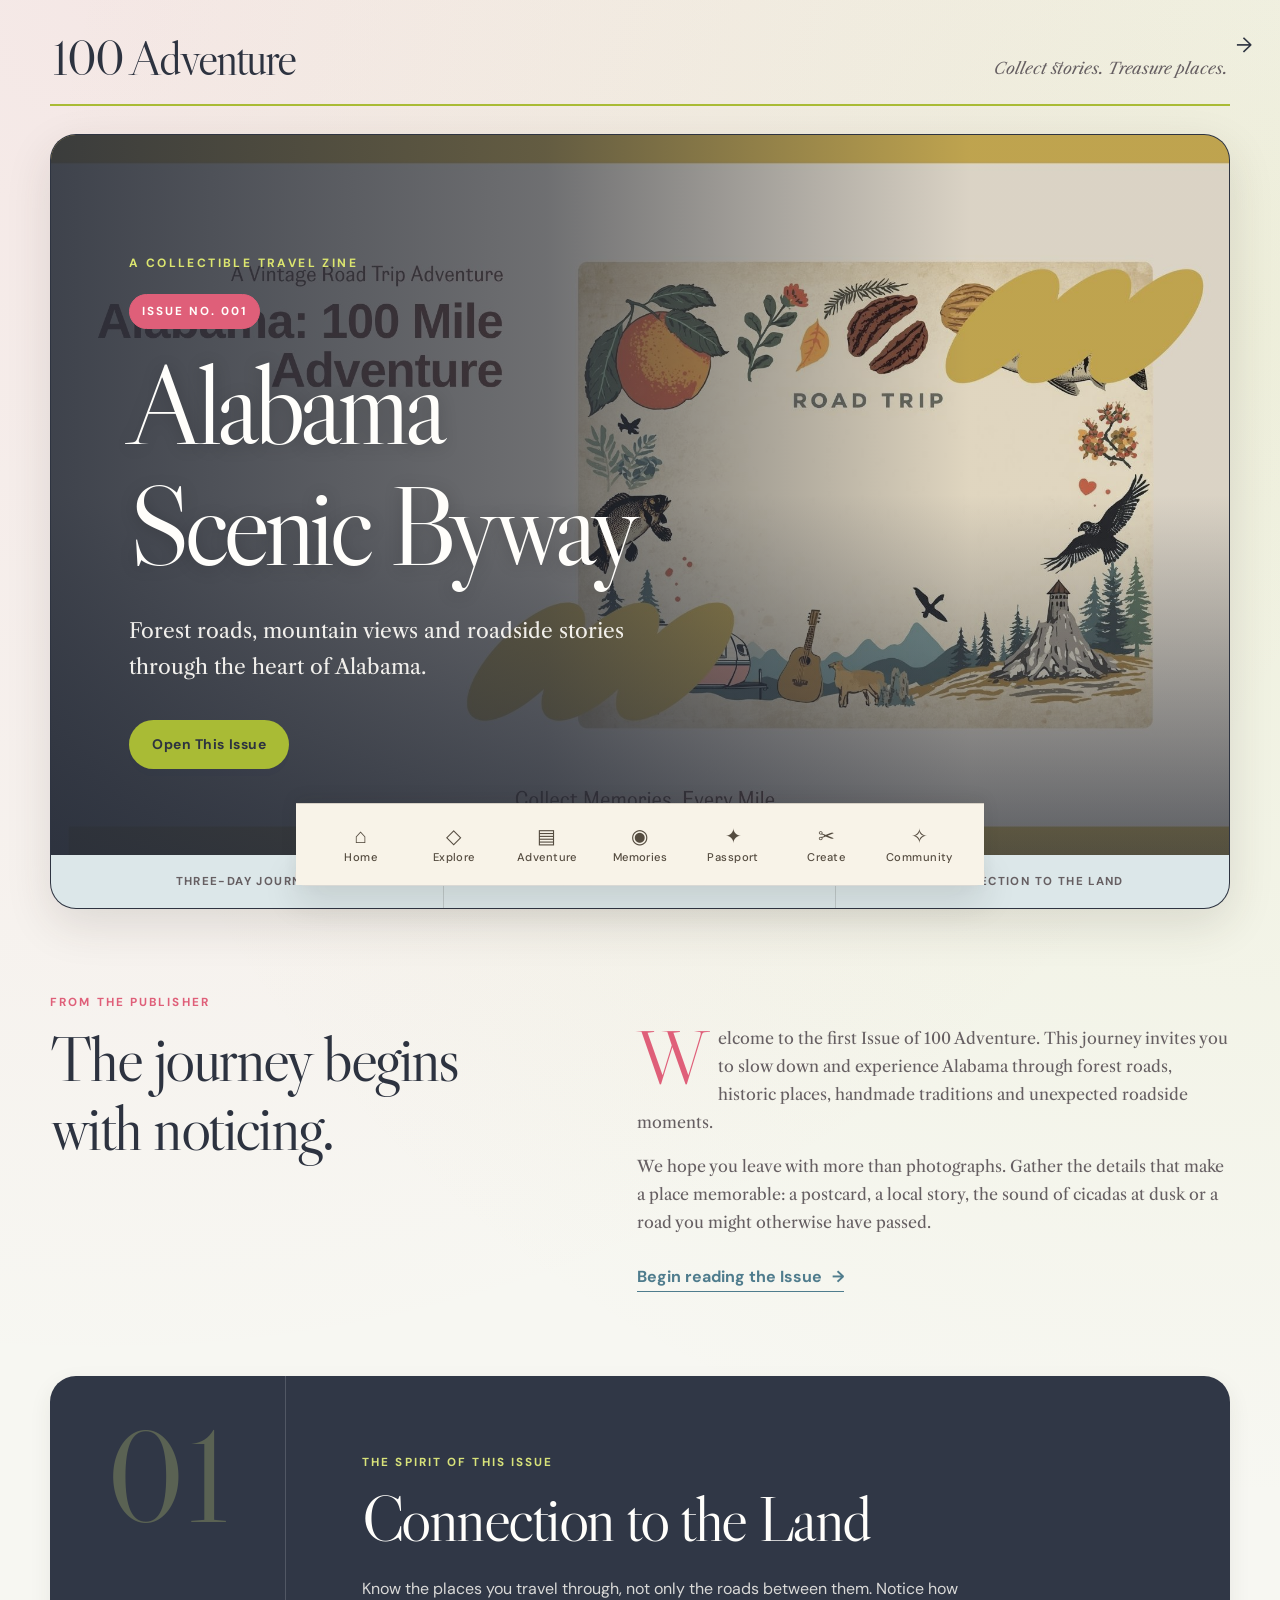
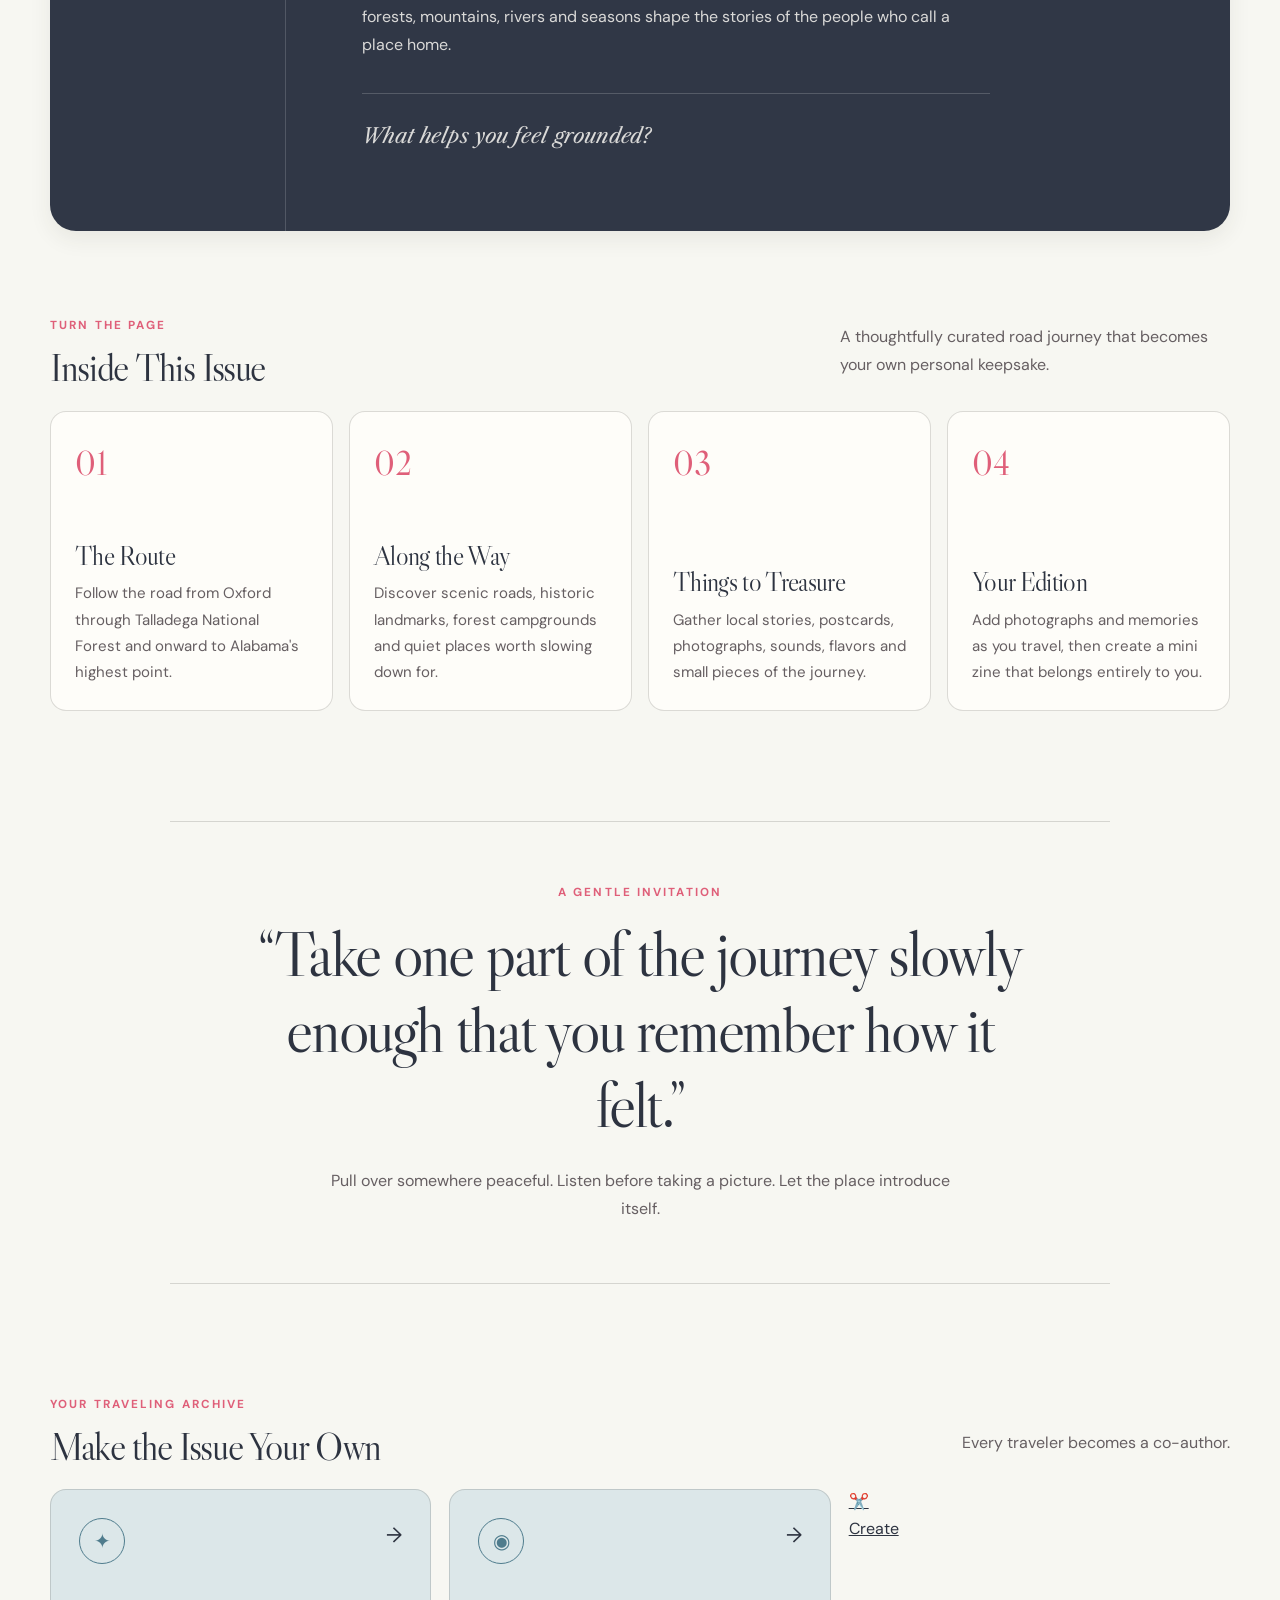
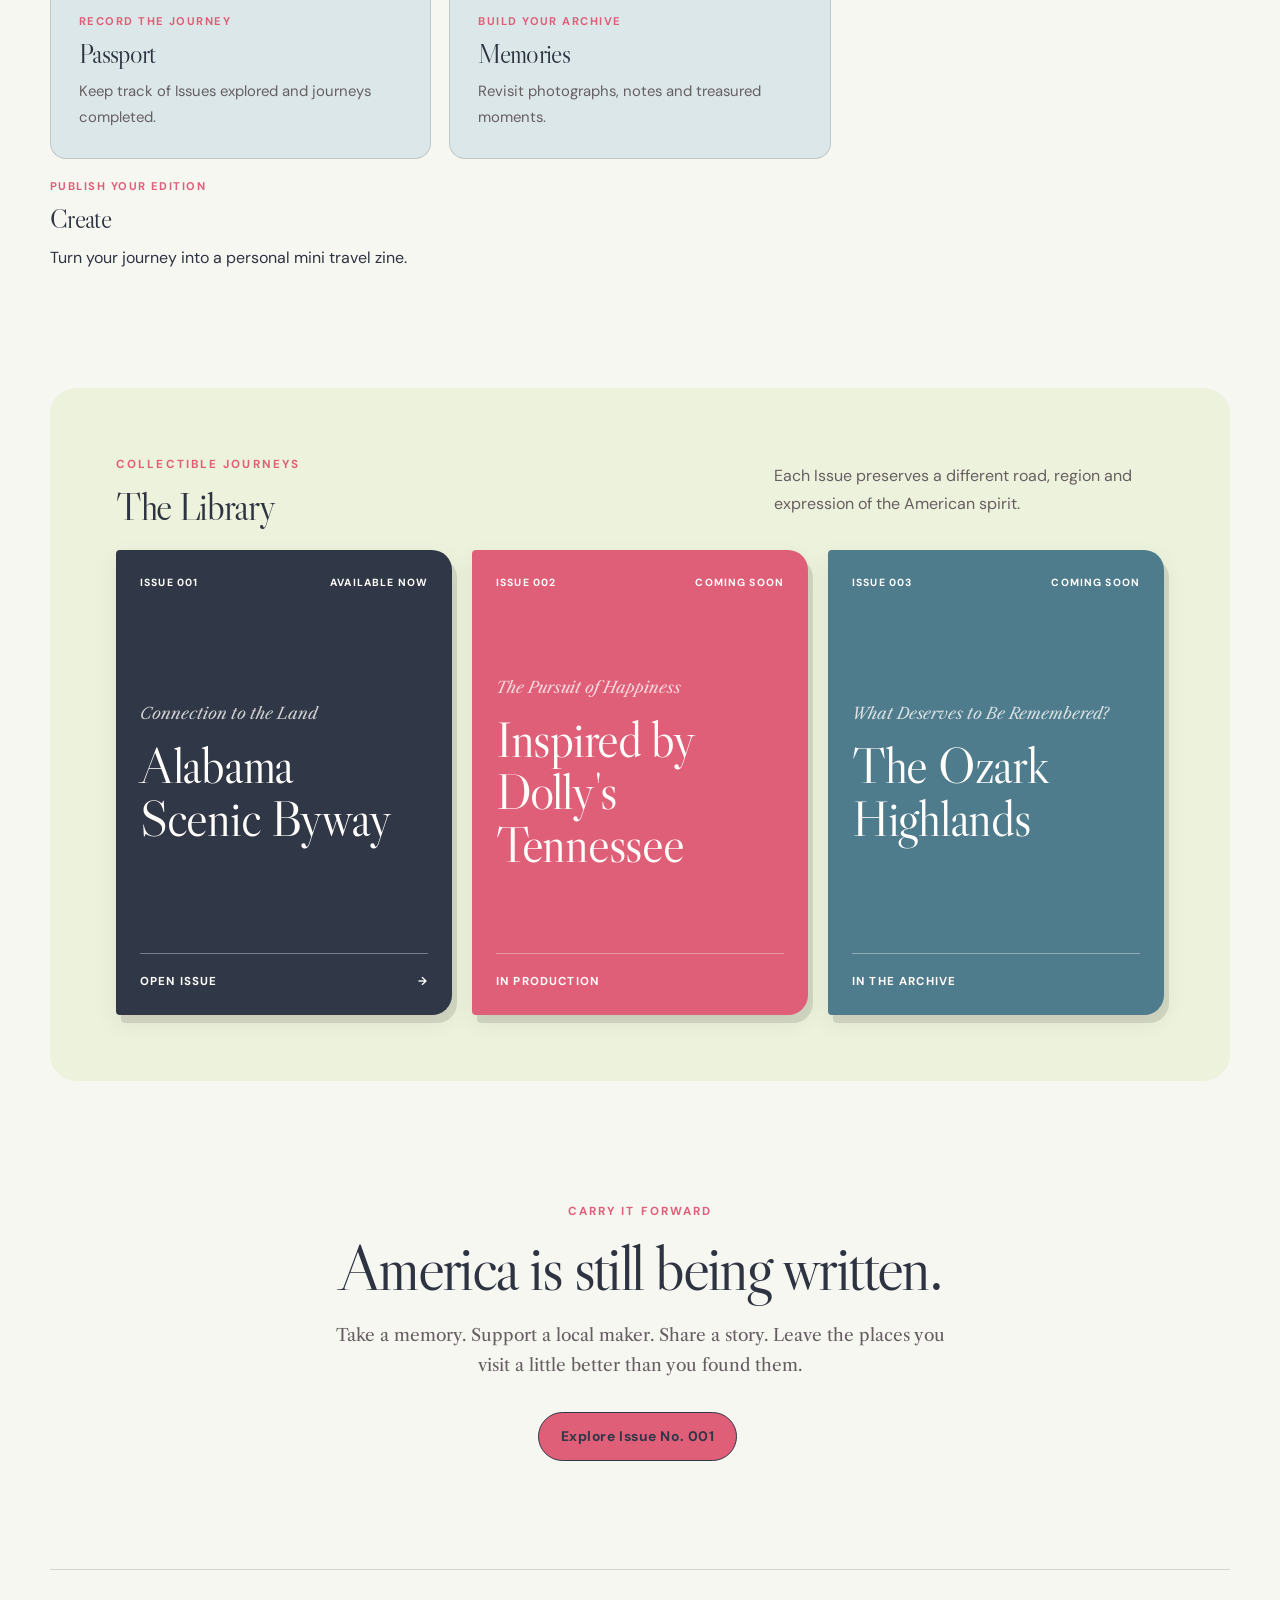
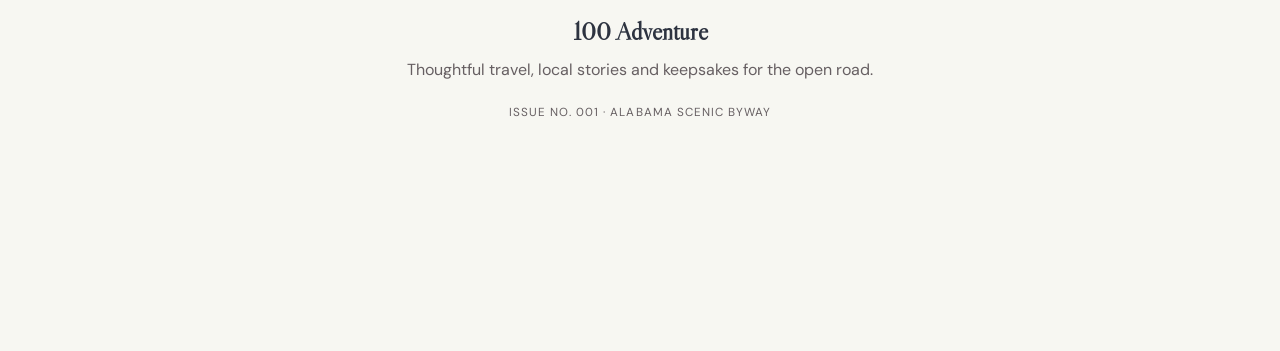
<file: index.html>
<!DOCTYPE html>
<html lang="en">

<head>
    <meta charset="UTF-8">
    <meta name="viewport" content="width=device-width, initial-scale=1.0">

    <meta
        name="description"
        content="100 Adventure is a collection of thoughtful American road trips, local stories, and personal travel zines."
    >

    <title>100 Adventure| Issue No. 001</title>

    <link rel="stylesheet" href="style.css">
</head>

<body class="home-page">

    <main class="site-shell">

        <!-- PUBLICATION HEADER -->

        <header class="publication-header">

            <a class="wordmark" href="index.html">
                100 Adventure
            </a>

            <p class="publication-tagline">
                Collect stories. Treasure places.
            </p>

        </header>


        <!-- ISSUE COVER -->

        <section class="issue-cover">

            <div class="issue-cover__image">

                <img
                    src="images/alabama-cover.jpg"
                    alt="Scenic Alabama landscape featured in Issue No. 001"
                >

                <div class="issue-cover__overlay"></div>

                <div class="issue-cover__content">

                    <p class="cover-kicker">
                        A collectible travel zine
                    </p>

                    <div class="issue-number">
                        Issue No. 001
                    </div>

                    <h1>
                        Alabama<br>
                        Scenic Byway
                    </h1>

                    <p class="cover-subtitle">
                        Forest roads, mountain views and roadside stories
                        through the heart of Alabama.
                    </p>

                    <a class="button button--gold" href="adventure.html">
                        Open This Issue
                    </a>

                </div>

            </div>

            <div class="cover-footer">

                <span>Three-Day Journey</span>
                <span>Oxford to Talladega</span>
                <span>Connection to the Land</span>

            </div>

        </section>


        <!-- PUBLISHER'S NOTE -->

        <section class="editorial-section publishers-note">

            <div class="section-marker">
                From the Publisher
            </div>

            <div class="editorial-grid">

                <h2>
                    The journey begins with noticing.
                </h2>

                <div class="editorial-copy">

                    <p class="drop-cap">
                        Welcome to the first Issue of 100 Adventure.
                        This journey invites you to slow down and experience
                        Alabama through forest roads, historic places,
                        handmade traditions and unexpected roadside moments.
                    </p>

                    <p>
                        We hope you leave with more than photographs. Gather
                        the details that make a place memorable: a postcard,
                        a local story, the sound of cicadas at dusk or a road
                        you might otherwise have passed.
                    </p>

                    <a class="text-link" href="adventure.html">
                        Begin reading the Issue
                        <span aria-hidden="true">→</span>
                    </a>

                </div>

            </div>

        </section>


        <!-- ISSUE THEME -->

        <section class="theme-panel">

            <div class="theme-panel__number">
                01
            </div>

            <div class="theme-panel__content">

                <p class="section-marker">
                    The Spirit of This Issue
                </p>

                <h2>
                    Connection to the Land
                </h2>

                <p>
                    Know the places you travel through, not only the roads
                    between them. Notice how forests, mountains, rivers and
                    seasons shape the stories of the people who call a place
                    home.
                </p>

                <p class="issue-question">
                    What helps you feel grounded?
                </p>

            </div>

        </section>


        <!-- INSIDE THIS ISSUE -->

        <section class="editorial-section">

            <div class="section-heading">

                <div>
                    <p class="section-marker">
                        Turn the Page
                    </p>

                    <h2>
                        Inside This Issue
                    </h2>
                </div>

                <p>
                    A thoughtfully curated road journey that becomes
                    your own personal keepsake.
                </p>

            </div>


            <div class="contents-grid">

                <article class="contents-card">

                    <span class="contents-number">01</span>

                    <h3>
                        The Route
                    </h3>

                    <p>
                        Follow the road from Oxford through Talladega National
                        Forest and onward to Alabama's highest point.
                    </p>

                </article>


                <article class="contents-card">

                    <span class="contents-number">02</span>

                    <h3>
                        Along the Way
                    </h3>

                    <p>
                        Discover scenic roads, historic landmarks, forest
                        campgrounds and quiet places worth slowing down for.
                    </p>

                </article>


                <article class="contents-card">

                    <span class="contents-number">03</span>

                    <h3>
                        Things to Treasure
                    </h3>

                    <p>
                        Gather local stories, postcards, photographs,
                        sounds, flavors and small pieces of the journey.
                    </p>

                </article>


                <article class="contents-card">

                    <span class="contents-number">04</span>

                    <h3>
                        Your Edition
                    </h3>

                    <p>
                        Add photographs and memories as you travel, then
                        create a mini zine that belongs entirely to you.
                    </p>

                </article>

            </div>

        </section>


        <!-- SLOW DOWN -->

        <section class="slow-down">

            <p class="section-marker">
                A Gentle Invitation
            </p>

            <blockquote>
                “Take one part of the journey slowly enough
                that you remember how it felt.”
            </blockquote>

            <p>
                Pull over somewhere peaceful. Listen before taking a picture.
                Let the place introduce itself.
            </p>

        </section>


        <!-- MY JOURNEY -->

        <section class="editorial-section">

            <div class="section-heading">

                <div>
                    <p class="section-marker">
                        Your Traveling Archive
                    </p>

                    <h2>
                        Make the Issue Your Own
                    </h2>
                </div>

                <p>
                    Every traveler becomes a co-author.
                </p>

            </div>


            <div class="journey-grid">

                <a class="journey-card" href="passport.html">

                    <span class="journey-icon" aria-hidden="true">
                        ✦
                    </span>

                    <div>
                        <p class="journey-label">
                            Record the Journey
                        </p>

                        <h3>
                            Passport
                        </h3>

                        <p>
                            Keep track of Issues explored and journeys completed.
                        </p>
                    </div>

                    <span class="journey-arrow" aria-hidden="true">
                        →
                    </span>

                </a>


                <a class="journey-card" href="memories.html">

                    <span class="journey-icon" aria-hidden="true">
                        ◉
                    </span>

                    <div>
                        <p class="journey-label">
                            Build Your Archive
                        </p>

                        <h3>
                            Memories
                        </h3>

                        <p>
                            Revisit photographs, notes and treasured moments.
                        </p>
                    </div>

                    <span class="journey-arrow" aria-hidden="true">
                        →
                    </span>

                </a>


   <a href="create.html">
    ✂️
    <br>
    Create
</a>

                    <div>
                        <p class="journey-label">
                            Publish Your Edition
                        </p>

                        <h3>
                            Create
                        </h3>

                        <p>
                            Turn your journey into a personal mini travel zine.
                        </p>
                    </div>

                    <span class="journey-arrow" aria-hidden="true">
                        →
                    </span>

                </a>

            </div>

        </section>


        <!-- THE LIBRARY -->

        <section class="library-section">

            <div class="section-heading">

                <div>
                    <p class="section-marker">
                        Collectible Journeys
                    </p>

                    <h2>
                        The Library
                    </h2>
                </div>

                <p>
                    Each Issue preserves a different road, region and
                    expression of the American spirit.
                </p>

            </div>


            <div class="library-grid">

                <a class="issue-card issue-card--alabama" href="adventure.html">

                    <div class="issue-card__top">
                        <span>Issue 001</span>
                        <span>Available Now</span>
                    </div>

                    <div class="issue-card__body">

                        <p>
                            Connection to the Land
                        </p>

                        <h3>
                            Alabama<br>
                            Scenic Byway
                        </h3>

                    </div>

                    <div class="issue-card__footer">
                        Open Issue
                        <span aria-hidden="true">→</span>
                    </div>

                </a>


                <article class="issue-card issue-card--tennessee">

                    <div class="issue-card__top">
                        <span>Issue 002</span>
                        <span>Coming Soon</span>
                    </div>

                    <div class="issue-card__body">

                        <p>
                            The Pursuit of Happiness
                        </p>

                        <h3>
                            Inspired by<br>
                            Dolly's Tennessee
                        </h3>

                    </div>

                    <div class="issue-card__footer">
                        In Production
                    </div>

                </article>


                <article class="issue-card issue-card--ozarks">

                    <div class="issue-card__top">
                        <span>Issue 003</span>
                        <span>Coming Soon</span>
                    </div>

                    <div class="issue-card__body">

                        <p>
                            What Deserves to Be Remembered?
                        </p>

                        <h3>
                            The Ozark<br>
                            Highlands
                        </h3>

                    </div>

                    <div class="issue-card__footer">
                        In the Archive
                    </div>

                </article>

            </div>

        </section>


        <!-- CLOSING MESSAGE -->

        <section class="closing-note">

            <p class="section-marker">
                Carry It Forward
            </p>

            <h2>
                America is still being written.
            </h2>

            <p>
                Take a memory. Support a local maker. Share a story.
                Leave the places you visit a little better than you found them.
            </p>

            <a class="button button--outline" href="adventure.html">
                Explore Issue No. 001
            </a>

        </section>


        <!-- COLOPHON -->

        <footer class="colophon">

            <p>
                <strong>100 Adventure</strong>
            </p>

            <p>
                Thoughtful travel, local stories and keepsakes
                for the open road.
            </p>

            <p class="copyright">
                Issue No. 001 · Alabama Scenic Byway
            </p>

        </footer>

    </main>


    <!-- BOTTOM NAVIGATION -->

    <nav class="nav" aria-label="Main navigation">

  <nav class="bottom-nav">

    <a href="index.html" class="nav-item">
        <span class="nav-icon">⌂</span>
        <span class="nav-label">Home</span>
    </a>

    <a href="explore.html" class="nav-item">
        <span class="nav-icon">◇</span>
        <span class="nav-label">Explore</span>
    </a>

    <a href="adventure.html" class="nav-item">
        <span class="nav-icon">▤</span>
        <span class="nav-label">Adventure</span>
    </a>

    <a href="memories.html" class="nav-item">
        <span class="nav-icon">◉</span>
        <span class="nav-label">Memories</span>
    </a>

    <a href="passport.html" class="nav-item">
        <span class="nav-icon">✦</span>
        <span class="nav-label">Passport</span>
    </a>

    <a href="create.html" class="nav-item">
        <span class="nav-icon">✂</span>
        <span class="nav-label">Create</span>
    </a>

    <a href="community.html" class="nav-item">
        <span class="nav-icon">✧</span>
        <span class="nav-label">Community</span>
    </a>

</nav>
</file>
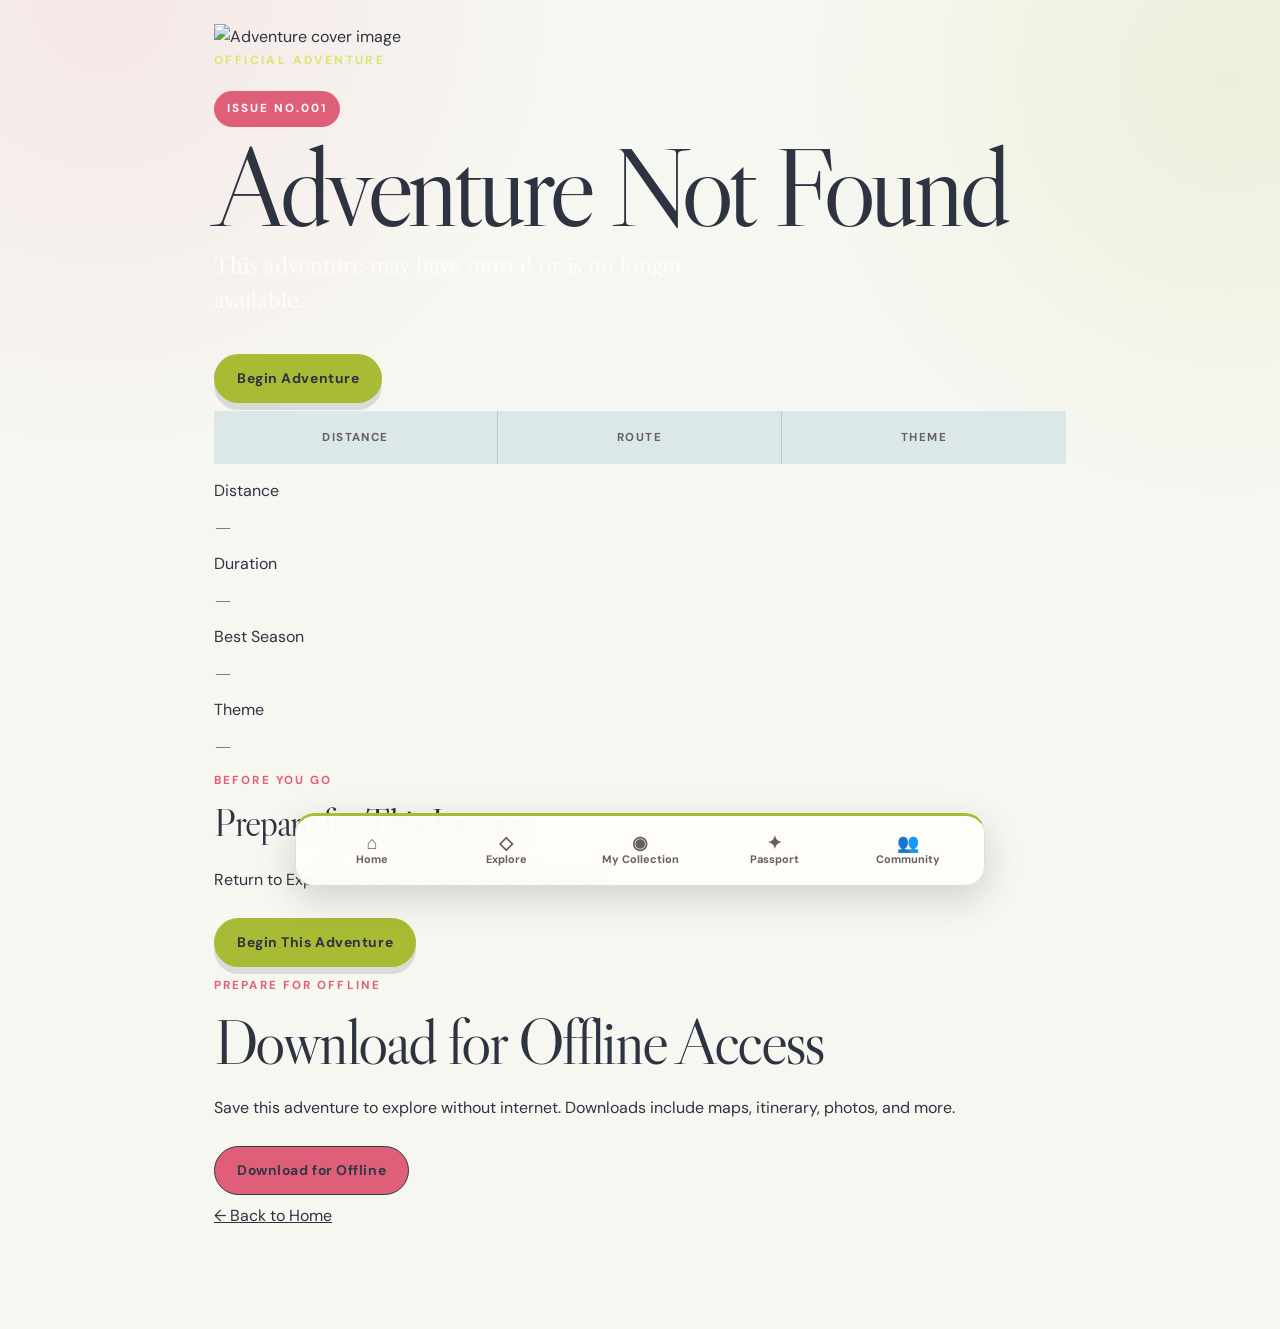
<file: adventure-cover.html>
<!DOCTYPE html>
<html lang="en">

<head>

    <meta charset="UTF-8">

    <meta
        name="viewport"
        content="width=device-width, initial-scale=1.0"
    >

    <meta
        name="description"
        content="Begin an official adventure with 100 Adventure."
    >

    <title>
        Adventure Cover | 100 Adventure
    </title>

    <link rel="stylesheet" href="style.css">

</head>


<body class="adventure-cover-page">


    <main class="adventure-cover-shell">


        <!-- ADVENTURE COVER -->

        <section class="adventure-cover">

            <div class="adventure-cover__image">

                <img
                    id="coverImage"
                    class="adventure-cover__photo"
                    alt="Adventure cover image"
                >

                <div class="adventure-cover__overlay"></div>

                <div class="adventure-cover__content">

                    <p class="cover-kicker">
                        Official Adventure
                    </p>

                    <div class="issue-number">
                        Issue No. <span id="issueNum">001</span>
                    </div>

                    <h1 id="coverTitle">
                        Adventure Title
                    </h1>

                    <p class="cover-subtitle" id="coverSubtitle">
                        Adventure description goes here.
                    </p>

                    <button
                        class="button button--gold"
                        id="beginAdventureButton"
                        type="button"
                    >
                        Begin Adventure
                    </button>

                </div>

            </div>


            <div class="cover-footer">

                <span id="footerDistance">Distance</span>

                <span id="footerRoute">Route</span>

                <span id="footerTheme">Theme</span>

            </div>

        </section>


        <!-- ADVENTURE DETAILS SECTION -->

        <section class="adventure-details-panel">

            <div class="details-grid">

                <article>

                    <span class="detail-label">Distance</span>

                    <h3 id="detailDistance">—</h3>

                </article>

                <article>

                    <span class="detail-label">Duration</span>

                    <h3 id="detailDuration">—</h3>

                </article>

                <article>

                    <span class="detail-label">Best Season</span>

                    <h3 id="detailSeason">—</h3>

                </article>

                <article>

                    <span class="detail-label">Theme</span>

                    <h3 id="detailTheme">—</h3>

                </article>

            </div>

        </section>


        <!-- ADVENTURE INTRO -->

        <section class="adventure-intro-section">

            <div class="section-heading">

                <div>

                    <p class="section-marker">
                        Before You Go
                    </p>

                    <h2>
                        Prepare for This Journey
                    </h2>

                </div>

            </div>


            <div class="intro-copy">

                <p id="adventureDescription">
                    Adventure preparation notes.
                </p>

            </div>


            <button
                class="button button--gold"
                id="startButton"
                type="button"
            >
                Begin This Adventure
            </button>

        </section>


        <!-- DOWNLOADS & OFFLINE -->

        <section class="offline-section">

            <p class="section-marker">
                Prepare for Offline
            </p>

            <h2>
                Download for Offline Access
            </h2>

            <p>
                Save this adventure to explore without internet.
                Downloads include maps, itinerary, photos, and more.
            </p>

            <button
                class="button button--outline"
                id="downloadOfflineButton"
                type="button"
            >
                Download for Offline
            </button>

        </section>


        <footer class="adventure-cover-footer">

            <a href="index.html">
                ← Back to Home
            </a>

        </footer>


    </main>


    <!-- NAVIGATION -->

    <nav class="nav" aria-label="Main navigation">

        <a href="index.html">

            <span aria-hidden="true">⌂</span>
            Home

        </a>

        <a href="adventures.html">

            <span aria-hidden="true">◇</span>
            Explore

        </a>

        <a href="my-collection.html">

            <span aria-hidden="true">◉</span>
            My Collection

        </a>

        <a href="passport.html">

            <span aria-hidden="true">✦</span>
            Passport

        </a>

        <a href="community.html">

            <span aria-hidden="true">👥</span>
            Community

        </a>

    </nav>


    <script src="adventures.js"></script>

    <script>

        let currentAdventure = null;

        function getAdventureFromUrl() {

            const params = new URLSearchParams(window.location.search);
            const adventureId = params.get('id');

            if (
                typeof adventures === 'undefined' ||
                !Array.isArray(adventures)
            ) {

                console.error(
                    'The adventures data could not be loaded.'
                );

                return null;

            }

            return adventures.find(
                adventure => adventure.id === adventureId
            ) || null;

        }

        function showAdventureNotFound() {

            document.getElementById('coverTitle').textContent =
                'Adventure Not Found';

            document.getElementById('coverSubtitle').textContent =
                'This adventure may have moved or is no longer available.';

            document.getElementById(
                'adventureDescription'
            ).textContent =
                'Return to Explore to choose another official adventure.';

            document.getElementById(
                'beginAdventureButton'
            ).disabled = true;

            document.getElementById(
                'startButton'
            ).disabled = true;

        }

        function loadCoverData() {

            currentAdventure = getAdventureFromUrl();

            if (!currentAdventure) {

                showAdventureNotFound();
                return;

            }

            const coverImage =
                document.getElementById('coverImage');

            coverImage.src =
                currentAdventure.cover ||
                'images/adventure-placeholder.jpg';

            coverImage.alt =
                `${currentAdventure.title} adventure cover`;

            coverImage.addEventListener('error', () => {

                coverImage.src =
                    'images/adventure-placeholder.jpg';

            });

            document.getElementById('issueNum').textContent =
                currentAdventure.issueNumber || '001';

            document.getElementById('coverTitle').textContent =
                currentAdventure.title;

            document.getElementById('coverSubtitle').textContent =
                currentAdventure.description || '';

            document.getElementById('footerDistance').textContent =
                currentAdventure.distance || 'Distance unavailable';

            document.getElementById('footerRoute').textContent =
                `${currentAdventure.routeStart || 'Start'} → ${
                    currentAdventure.routeEnd || 'Finish'
                }`;

            document.getElementById('footerTheme').textContent =
                currentAdventure.theme || 'Road Trip';

            document.getElementById('detailDistance').textContent =
                currentAdventure.distance || '—';

            document.getElementById('detailDuration').textContent =
                currentAdventure.duration || '—';

            document.getElementById('detailSeason').textContent =
                currentAdventure.bestSeason || 'Year-round';

            document.getElementById('detailTheme').textContent =
                currentAdventure.theme || '—';

            document.getElementById(
                'adventureDescription'
            ).textContent =
                currentAdventure.preparationNotes ||
                currentAdventure.description ||
                '';

        }

        function beginAdventure() {

            if (!currentAdventure) {

                return;

            }

            window.location.href =
                `${currentAdventure.overviewPage}?id=${
                    encodeURIComponent(currentAdventure.id)
                }`;

        }

        function downloadAdventure() {

            if (!currentAdventure) {

                return;

            }

            const downloaded =
                JSON.parse(
                    localStorage.getItem('downloadedAdventures')
                ) || [];

            const alreadyDownloaded = downloaded.some(
                item => item.id === currentAdventure.id
            );

            if (!alreadyDownloaded) {

                downloaded.push(currentAdventure);

                localStorage.setItem(
                    'downloadedAdventures',
                    JSON.stringify(downloaded)
                );

            }

            const button = document.getElementById(
                'downloadOfflineButton'
            );

            button.textContent = 'Saved for Offline';
            button.disabled = true;

        }

        document.addEventListener('DOMContentLoaded', () => {

            loadCoverData();

            document
                .getElementById('beginAdventureButton')
                .addEventListener('click', beginAdventure);

            document
                .getElementById('startButton')
                .addEventListener('click', beginAdventure);

            document
                .getElementById('downloadOfflineButton')
                .addEventListener('click', downloadAdventure);

        });

    </script>

</body>

</html>
</file>
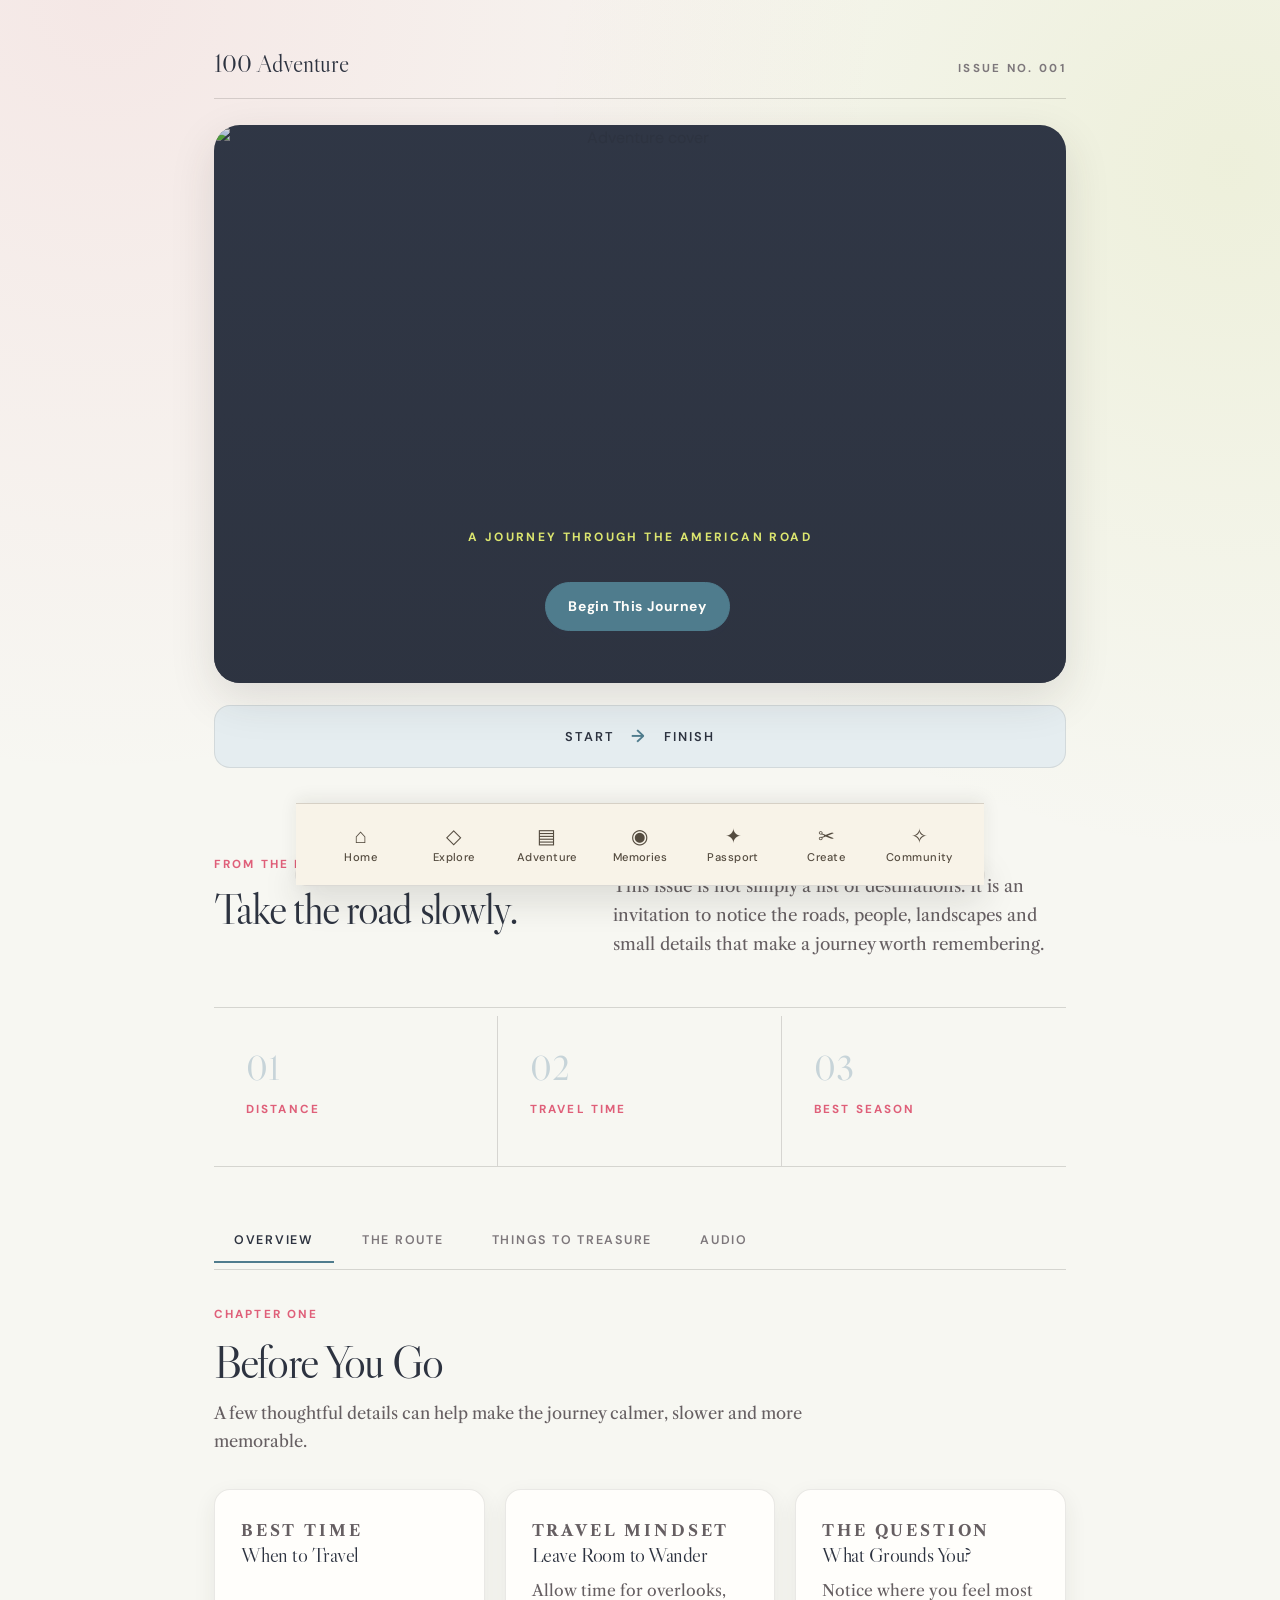
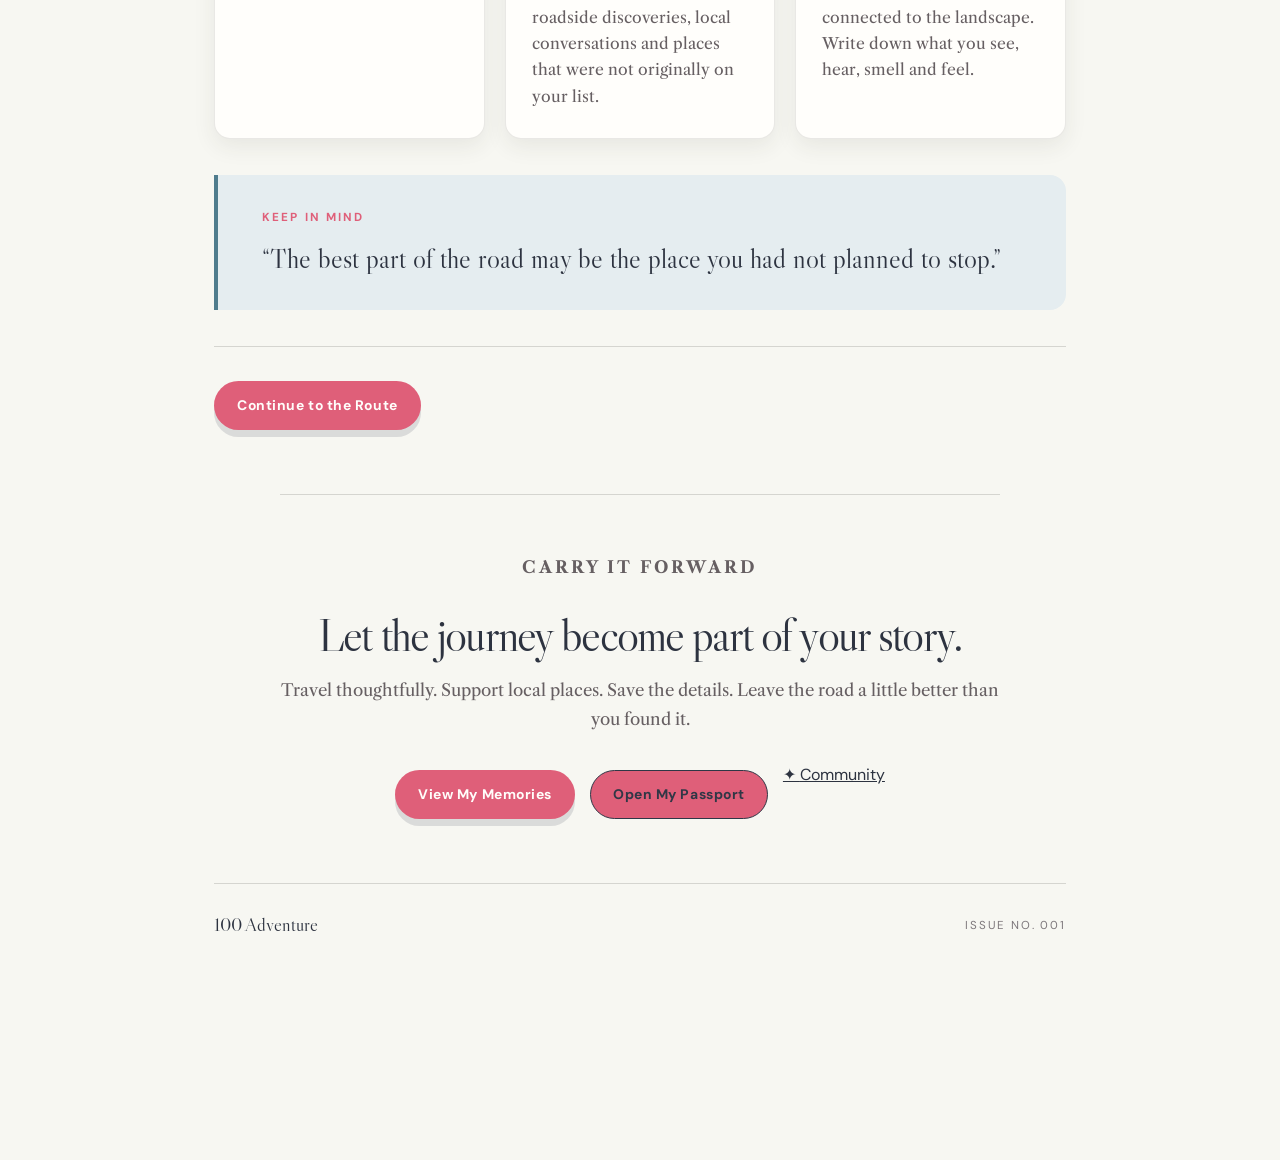
<file: adventure.html>
<!DOCTYPE html>
<html lang="en">

<head>

    <meta charset="UTF-8">

    <meta
        name="viewport"
        content="width=device-width, initial-scale=1.0"
    >

    <meta
        name="description"
        content="Explore a curated 100 Adventure road trip with routes, soundscapes, playlists, local finds and travel journaling."
    >

    <title>
        100 Adventure
    </title>

    <link
        rel="stylesheet"
        href="style.css"
    >

</head>


<body class="issue-page region-southeast">


    <main class="issue-shell">


        <!-- ==========================================
             ISSUE MASTHEAD
        =========================================== -->

        <header class="issue-masthead">

            <div class="issue-masthead__top">

                <a
                    class="issue-wordmark"
                    href="index.html"
                >
                    100 Adventure
                </a>

                <span>
                    Issue No. 001
                </span>

            </div>


            <div class="issue-hero">

                <img
                    id="coverImage"
                    class="issue-hero__image"
                    alt="Adventure cover"
                >

                <div
                    class="issue-hero__overlay"
                    aria-hidden="true"
                ></div>


                <div class="issue-hero__content">

                    <p class="cover-kicker">
                        A Journey Through the American Road
                    </p>

                    <p
                        class="issue-theme"
                        id="theme"
                    ></p>

                    <h1 id="title"></h1>

                    <p
                        class="issue-details"
                        id="details"
                    ></p>

                    <button
                        class="button button--region"
                        id="startJourneyButton"
                        type="button"
                        onclick="startAdventure()"
                    >
                        Begin This Journey
                    </button>

                </div>

            </div>


            <div class="issue-route-strip">

                <span id="routeStart">
                    Start
                </span>

                <span aria-hidden="true">
                    →
                </span>

                <span id="routeEnd">
                    Finish
                </span>

            </div>

        </header>



        <!-- ==========================================
             EDITOR'S LETTER
        =========================================== -->

        <section class="issue-introduction">

            <div>

                <p class="section-marker">
                    From the Editor
                </p>

                <h2>
                    Take the road slowly.
                </h2>

            </div>


            <div class="issue-introduction__copy">

                <p
                    class="drop-cap"
                    id="description"
                ></p>

                <p>
                    This issue is not simply a list of destinations.
                    It is an invitation to notice the roads, people,
                    landscapes and small details that make a journey
                    worth remembering.
                </p>

            </div>

        </section>



        <!-- ==========================================
             ISSUE INFORMATION
        =========================================== -->

        <section class="issue-facts">

            <article>

                <span class="issue-fact__number">
                    01
                </span>

                <p class="section-marker">
                    Distance
                </p>

                <h3 id="distanceFact"></h3>

            </article>


            <article>

                <span class="issue-fact__number">
                    02
                </span>

                <p class="section-marker">
                    Travel Time
                </p>

                <h3 id="durationFact"></h3>

            </article>


            <article>

                <span class="issue-fact__number">
                    03
                </span>

                <p class="section-marker">
                    Best Season
                </p>

                <h3 id="seasonFact"></h3>

            </article>

        </section>



        <!-- ==========================================
             READING NAVIGATION
        =========================================== -->

        <nav
            class="issue-tabs"
            aria-label="Adventure sections"
            role="tablist"
        >

            <button
                class="issue-tab active"
                type="button"
                data-tab="overview"
                role="tab"
                aria-selected="true"
                onclick="showTab('overview', this)"
            >
                Overview
            </button>


            <button
                class="issue-tab"
                type="button"
                data-tab="stops"
                role="tab"
                aria-selected="false"
                onclick="showTab('stops', this)"
            >
                The Route
            </button>


            <button
                class="issue-tab"
                type="button"
                data-tab="collect"
                role="tab"
                aria-selected="false"
                onclick="showTab('collect', this)"
            >
                Things to Treasure
            </button>


            <button
                class="issue-tab"
                type="button"
                data-tab="playlist"
                role="tab"
                aria-selected="false"
                onclick="showTab('playlist', this)"
            >
                Audio
            </button>

        </nav>



        <!-- ==========================================
             OVERVIEW
        =========================================== -->

        <section
            id="overview"
            class="tab-content issue-chapter active"
            role="tabpanel"
        >

            <div class="chapter-heading">

                <p class="section-marker">
                    Chapter One
                </p>

                <h2>
                    Before You Go
                </h2>

                <p>
                    A few thoughtful details can help make the journey
                    calmer, slower and more memorable.
                </p>

            </div>


            <div class="overview-grid">

                <article class="issue-paper-card">

                    <p class="section-marker">
                        Best Time
                    </p>

                    <h3>
                        When to Travel
                    </h3>

                    <p id="bestTime"></p>

                </article>


                <article class="issue-paper-card">

                    <p class="section-marker">
                        Travel Mindset
                    </p>

                    <h3>
                        Leave Room to Wander
                    </h3>

                    <p>
                        Allow time for overlooks, roadside discoveries,
                        local conversations and places that were not
                        originally on your list.
                    </p>

                </article>


                <article class="issue-paper-card">

                    <p class="section-marker">
                        The Question
                    </p>

                    <h3>
                        What Grounds You?
                    </h3>

                    <p>
                        Notice where you feel most connected to the
                        landscape. Write down what you see, hear,
                        smell and feel.
                    </p>

                </article>

            </div>


            <aside class="issue-quote">

                <p class="section-marker">
                    Keep in Mind
                </p>

                <blockquote>
                    “The best part of the road may be the place
                    you had not planned to stop.”
                </blockquote>

            </aside>


            <div class="chapter-action">

                <button
                    class="button"
                    type="button"
                    onclick="openRouteTab()"
                >
                    Continue to the Route
                </button>

            </div>

        </section>



        <!-- ==========================================
             STOPS
        =========================================== -->

        <section
            id="stops"
            class="tab-content issue-chapter"
            role="tabpanel"
            hidden
        >

            <div class="route-heading">

                <div>

                    <p class="section-marker">
                        Chapter Two
                    </p>

                    <h2>
                        The Route
                    </h2>

                    <p>
                        Follow the journey one thoughtfully chosen
                        stop at a time.
                    </p>

                </div>


                <div class="route-progress-card">

                    <p class="section-marker">
                        Journey Progress
                    </p>

                    <h3 id="progress">
                        0 Stops Visited
                    </h3>

                    <div
                        class="progress-track"
                        role="progressbar"
                        aria-label="Journey progress"
                        aria-valuemin="0"
                        aria-valuemax="100"
                        aria-valuenow="0"
                    >

                        <div
                            class="progress-bar"
                            id="progressBar"
                        ></div>

                    </div>

                </div>

            </div>


            <div
                id="stopsList"
                class="issue-stops-list"
            ></div>

        </section>



        <!-- ==========================================
             THINGS TO TREASURE
        =========================================== -->

        <section
            id="collect"
            class="tab-content issue-chapter"
            role="tabpanel"
            hidden
        >

            <div class="chapter-heading">

                <p class="section-marker">
                    Chapter Three
                </p>

                <h2>
                    Things to Treasure
                </h2>

                <p>
                    Some pieces of a journey are collected in your hands.
                    Others are collected through attention.
                </p>

            </div>


            <div class="treasure-layout">

                <article class="treasure-section">

                    <p class="section-marker">
                        Look More Closely
                    </p>

                    <h3>
                        Things to Notice
                    </h3>

                    <div
                        id="notice"
                        class="treasure-list"
                    ></div>

                </article>


                <article class="treasure-section">

                    <p class="section-marker">
                        Your Traveling Archive
                    </p>

                    <h3>
                        Ephemera to Keep
                    </h3>

                    <div
                        id="ephemera"
                        class="treasure-list"
                    ></div>

                </article>

            </div>



            <!-- LOCAL FIND -->

            <section class="local-find">

                <div class="chapter-heading">

                    <p class="section-marker">
                        Local Find
                    </p>

                    <h2>
                        Scent of the Journey
                    </h2>

                    <p>
                        Discover a locally made product that carries
                        the atmosphere of this place.
                    </p>

                </div>


                <article class="local-find-card">

                    <div
                        class="local-find-icon"
                        aria-hidden="true"
                    >
                        🌿
                    </div>


                    <img
                        id="localFindImage"
                        class="local-find-image"
                        alt="Featured local product"
                        hidden
                    >


                    <div class="local-find-content">

                        <p
                            class="local-find-label"
                            id="localFindCategory"
                        >
                            Featured Local Maker
                        </p>

                        <h3 id="localFindName"></h3>

                        <p id="localFindMaker"></p>

                        <blockquote id="localFindCaption"></blockquote>


                        <div
                            id="localFindNotes"
                            class="local-find-notes"
                            hidden
                        ></div>


                        <p
                            id="localFindPrompt"
                            class="local-find-prompt"
                        ></p>


                        <a
                            id="localFindLink"
                            class="button button--outline"
                            target="_blank"
                            rel="noopener noreferrer"
                            hidden
                        >
                            Visit Maker
                        </a>

                    </div>

                </article>

            </section>



            <!-- MEMORY INVITATION -->

            <aside class="memory-invitation">

                <div>

                    <p class="section-marker">
                        Add to Your Edition
                    </p>

                    <h2>
                        Save a Moment
                    </h2>

                    <p>
                        Pair a photograph with a note, scent,
                        observation or memory from the road.
                    </p>

                </div>


                <a
                    class="button button--region"
                    href="memory-card.html"
                >
                    Create a Memory
                </a>

            </aside>

        </section>



        <!-- ==========================================
             AUDIO
        =========================================== -->

        <section
            id="playlist"
            class="tab-content issue-chapter"
            role="tabpanel"
            hidden
        >

            <div class="chapter-heading">

                <p class="section-marker">
                    Chapter Four
                </p>

                <h2>
                    Audio Field Guide
                </h2>

                <p>
                    Follow the soundtrack of the road or pause
                    and listen more closely to the landscape itself.
                </p>

            </div>


            <div class="audio-grid">


                <!-- SOUNDSCAPE -->

                <article class="audio-card audio-card--soundscape">

                    <div
                        class="audio-card__icon"
                        aria-hidden="true"
                    >
                        ◉
                    </div>

                    <p class="section-marker">
                        Soundscape
                    </p>

                    <h3 id="soundscapeTitle">
                        Field Soundscape
                    </h3>

                    <p id="soundscapeDescription">
                        Place-based audio coming soon.
                    </p>


                    <audio
                        id="soundscapePlayer"
                        controls
                        preload="metadata"
                        hidden
                    >
                        Your browser does not support audio playback.
                    </audio>


                    <div class="audio-meta">

                        <span id="soundscapeDuration"></span>

                        <span id="soundscapeCredit"></span>

                    </div>

                </article>



                <!-- PLAYLIST -->

                <article class="audio-card audio-card--playlist">

                    <div
                        class="playlist-disc"
                        aria-hidden="true"
                    >
                        <span>
                            100
                        </span>
                    </div>

                    <p class="section-marker">
                        Playlist
                    </p>

                    <h3 id="playlistTitle">
                        Adventure Soundtrack
                    </h3>

                    <p id="playlistPlatform">
                        Playlist coming soon.
                    </p>


                    <a
                        class="button"
                        id="playlistLink"
                        target="_blank"
                        rel="noopener noreferrer"
                        hidden
                    >
                        Open Playlist
                    </a>

                </article>

            </div>


            <aside class="issue-quote audio-quote">

                <p class="section-marker">
                    Listening Prompt
                </p>

                <blockquote>
                    What sounds belong only to this place?
                </blockquote>

            </aside>

        </section>



        <!-- ==========================================
             ISSUE CLOSING
        =========================================== -->

        <section class="issue-closing">

            <p class="section-marker">
                Carry It Forward
            </p>

            <h2>
                Let the journey become part of your story.
            </h2>

            <p>
                Travel thoughtfully. Support local places.
                Save the details. Leave the road a little better
                than you found it.
            </p>


            <div class="issue-closing__actions">

                <a
                    class="button"
                    href="memories.html"
                >
                    View My Memories
                </a>

                <a
                    class="button button--outline"
                    href="passport.html"
                >
                    Open My Passport
                </a>

                

        <a href="community.html">

            <span aria-hidden="true">
                ✦
            </span>

            Community

        </a>

            </div>

        </section>



        <!-- ==========================================
             FOOTER
        =========================================== -->

        <footer class="issue-colophon">

            <a href="index.html">
                100 Adventure
            </a>

            <span>
                Issue No. 001
            </span>

        </footer>


    </main>



    <!-- ==========================================
         MAIN SITE NAVIGATION
    =========================================== -->

    <nav
        class="nav"
        aria-label="Main navigation"
    >

        <nav class="bottom-nav">

    <a href="index.html" class="nav-item">
        <span class="nav-icon">⌂</span>
        <span class="nav-label">Home</span>
    </a>

    <a href="explore.html" class="nav-item">
        <span class="nav-icon">◇</span>
        <span class="nav-label">Explore</span>
    </a>

    <a href="adventure.html" class="nav-item">
        <span class="nav-icon">▤</span>
        <span class="nav-label">Adventure</span>
    </a>

    <a href="memories.html" class="nav-item">
        <span class="nav-icon">◉</span>
        <span class="nav-label">Memories</span>
    </a>

    <a href="passport.html" class="nav-item">
        <span class="nav-icon">✦</span>
        <span class="nav-label">Passport</span>
    </a>

    <a href="create.html" class="nav-item">
        <span class="nav-icon">✂</span>
        <span class="nav-label">Create</span>
    </a>

    <a href="community.html" class="nav-item">
        <span class="nav-icon">✧</span>
        <span class="nav-label">Community</span>
    </a>

</nav>
    </nav>



    <!-- ==========================================
         JAVASCRIPT
    =========================================== -->

    <script src="adventures.js"></script>
    <script src="app.js"></script>


</body>

</html>
</file>
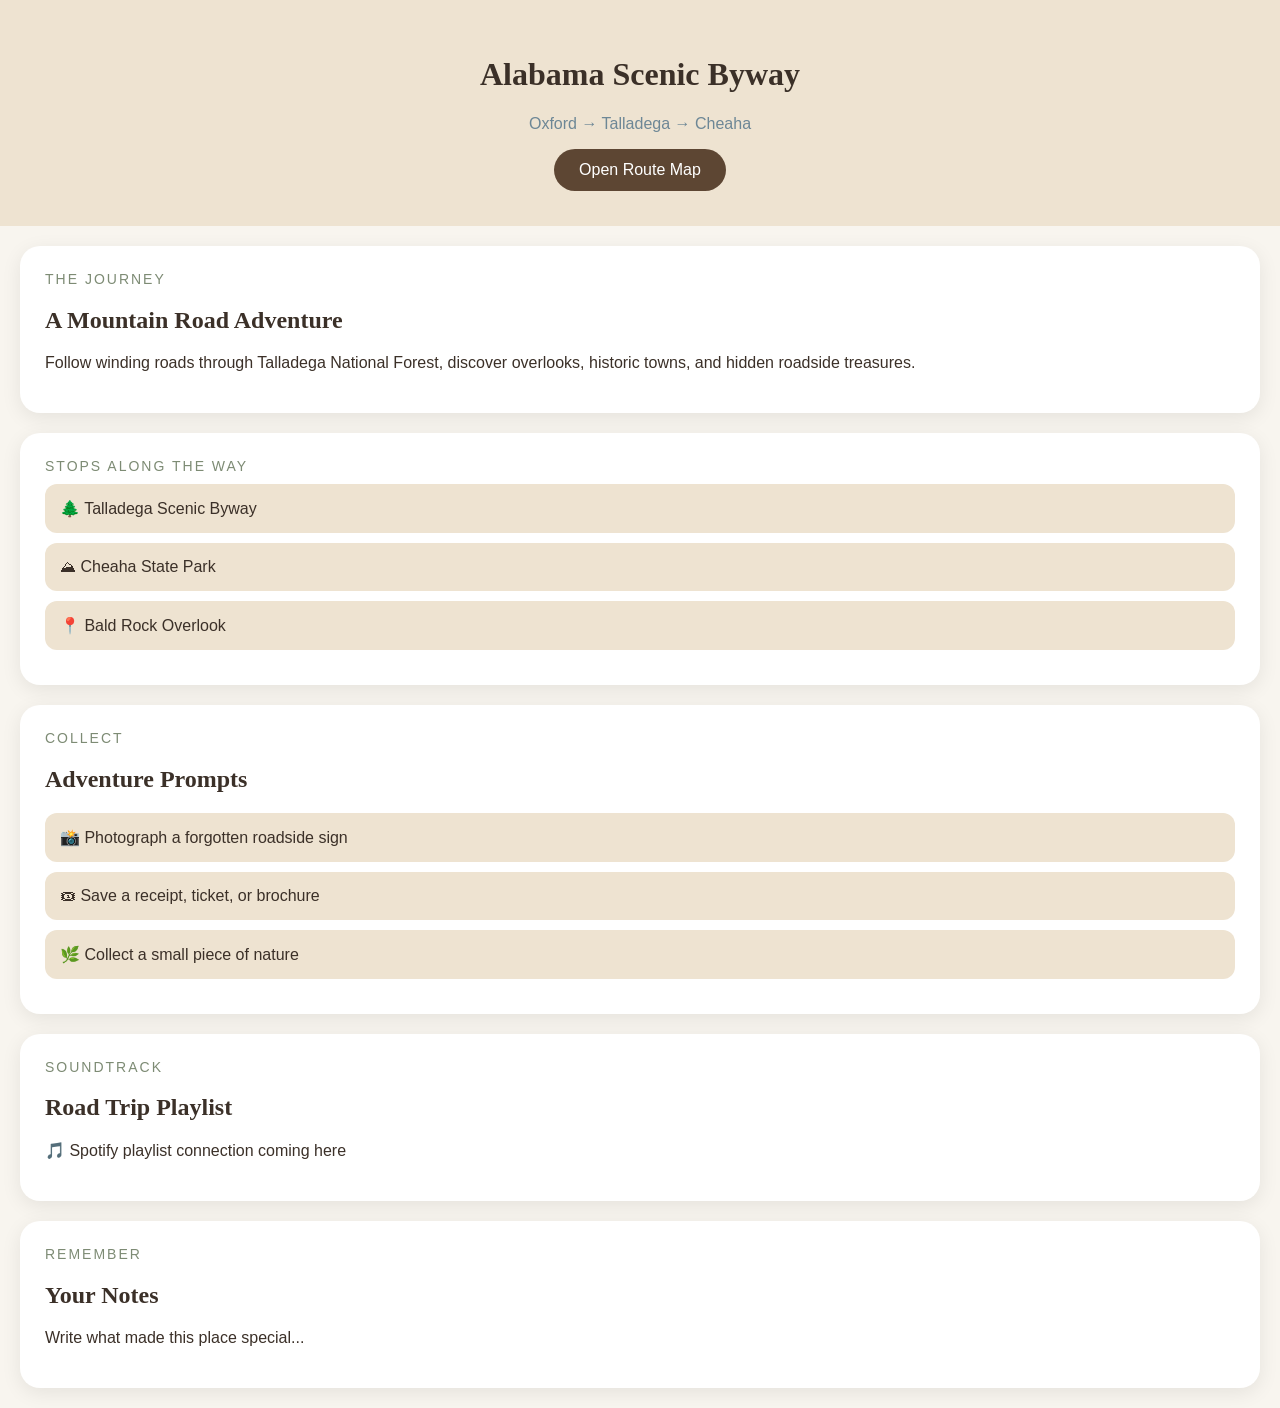
<file: adventure2.html>
<!DOCTYPE html>
<html lang="en">

<head>

<meta charset="UTF-8">
<meta name="viewport" content="width=device-width, initial-scale=1.0">

<title>Alabama Scenic Byway | 100 Adventure</title>


<style>

body {
margin:0;
background:#F8F5EF;
color:#3B3028;
font-family:Arial,sans-serif;
}


header {
padding:35px 25px;
background:#EEE3D1;
text-align:center;
}


h1,h2 {
font-family:Georgia,serif;
}


.subtitle {
color:#6D8796;
}


.card {

background:white;
margin:20px;
padding:25px;
border-radius:20px;
box-shadow:0 5px 20px rgba(0,0,0,.08);

}


.button {

display:inline-block;
background:#5D4633;
color:white;
padding:12px 25px;
border-radius:30px;
text-decoration:none;

}


.section-title {

font-size:14px;
text-transform:uppercase;
letter-spacing:2px;
color:#7D8B74;

}


.item {

background:#EEE3D1;
padding:15px;
border-radius:12px;
margin:10px 0;

}


</style>


</head>


<body>


<header>

<h1>
Alabama Scenic Byway
</h1>

<p class="subtitle">
Oxford → Talladega → Cheaha
</p>

<a class="button" href="https://www.google.com/maps" target="_blank">
Open Route Map
</a>

</header>



<div class="card">

<div class="section-title">
The Journey
</div>


<h2>
A Mountain Road Adventure
</h2>


<p>
Follow winding roads through Talladega National Forest,
discover overlooks, historic towns, and hidden roadside treasures.
</p>


</div>



<div class="card">

<div class="section-title">
Stops Along The Way
</div>


<div class="item">
🌲 Talladega Scenic Byway
</div>


<div class="item">
⛰ Cheaha State Park
</div>


<div class="item">
📍 Bald Rock Overlook
</div>


</div>




<div class="card">

<div class="section-title">
Collect
</div>


<h2>
Adventure Prompts
</h2>


<div class="item">
📸 Photograph a forgotten roadside sign
</div>


<div class="item">
🎟 Save a receipt, ticket, or brochure
</div>


<div class="item">
🌿 Collect a small piece of nature
</div>


</div>




<div class="card">

<div class="section-title">
Soundtrack
</div>


<h2>
Road Trip Playlist
</h2>


<p>
🎵 Spotify playlist connection coming here
</p>


</div>




<div class="card">

<div class="section-title">
Remember
</div>


<h2>
Your Notes
</h2>


<p>
Write what made this place special...
</p>


</div>



</body>

</html>
</file>
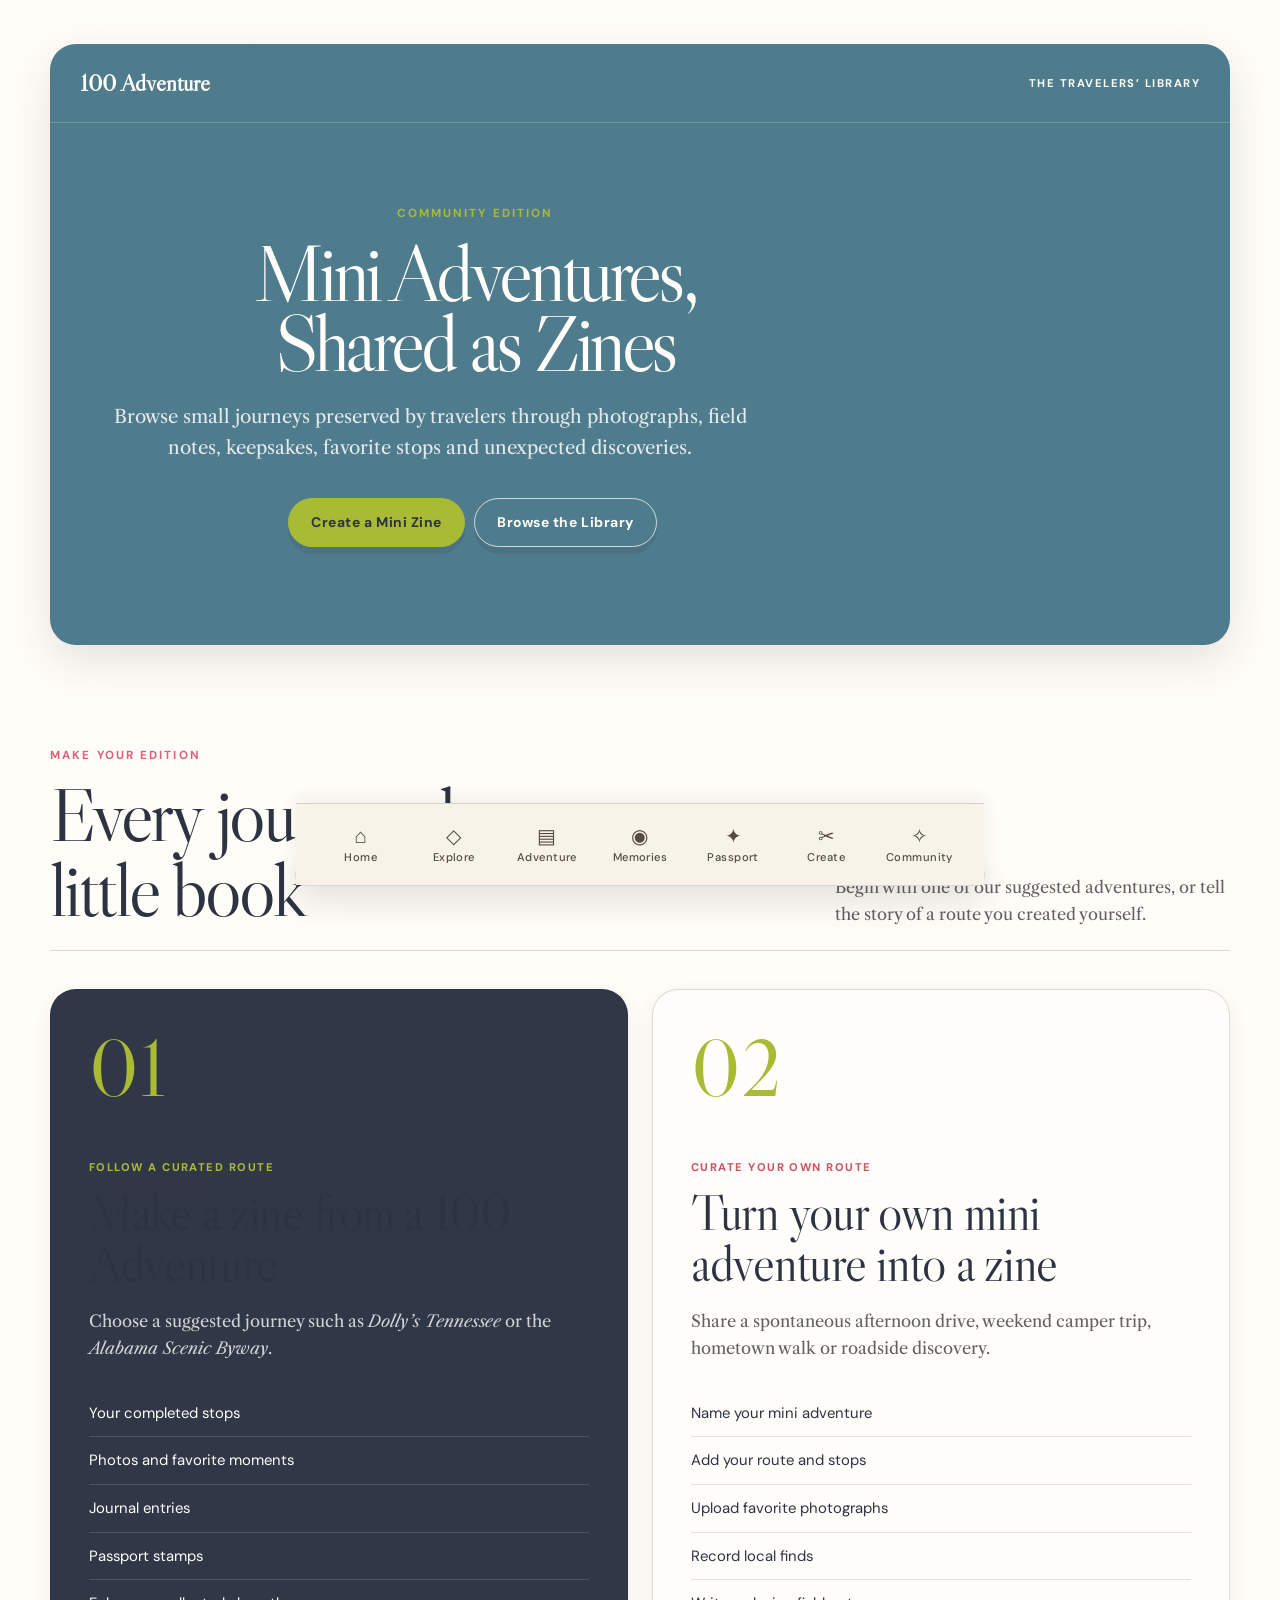
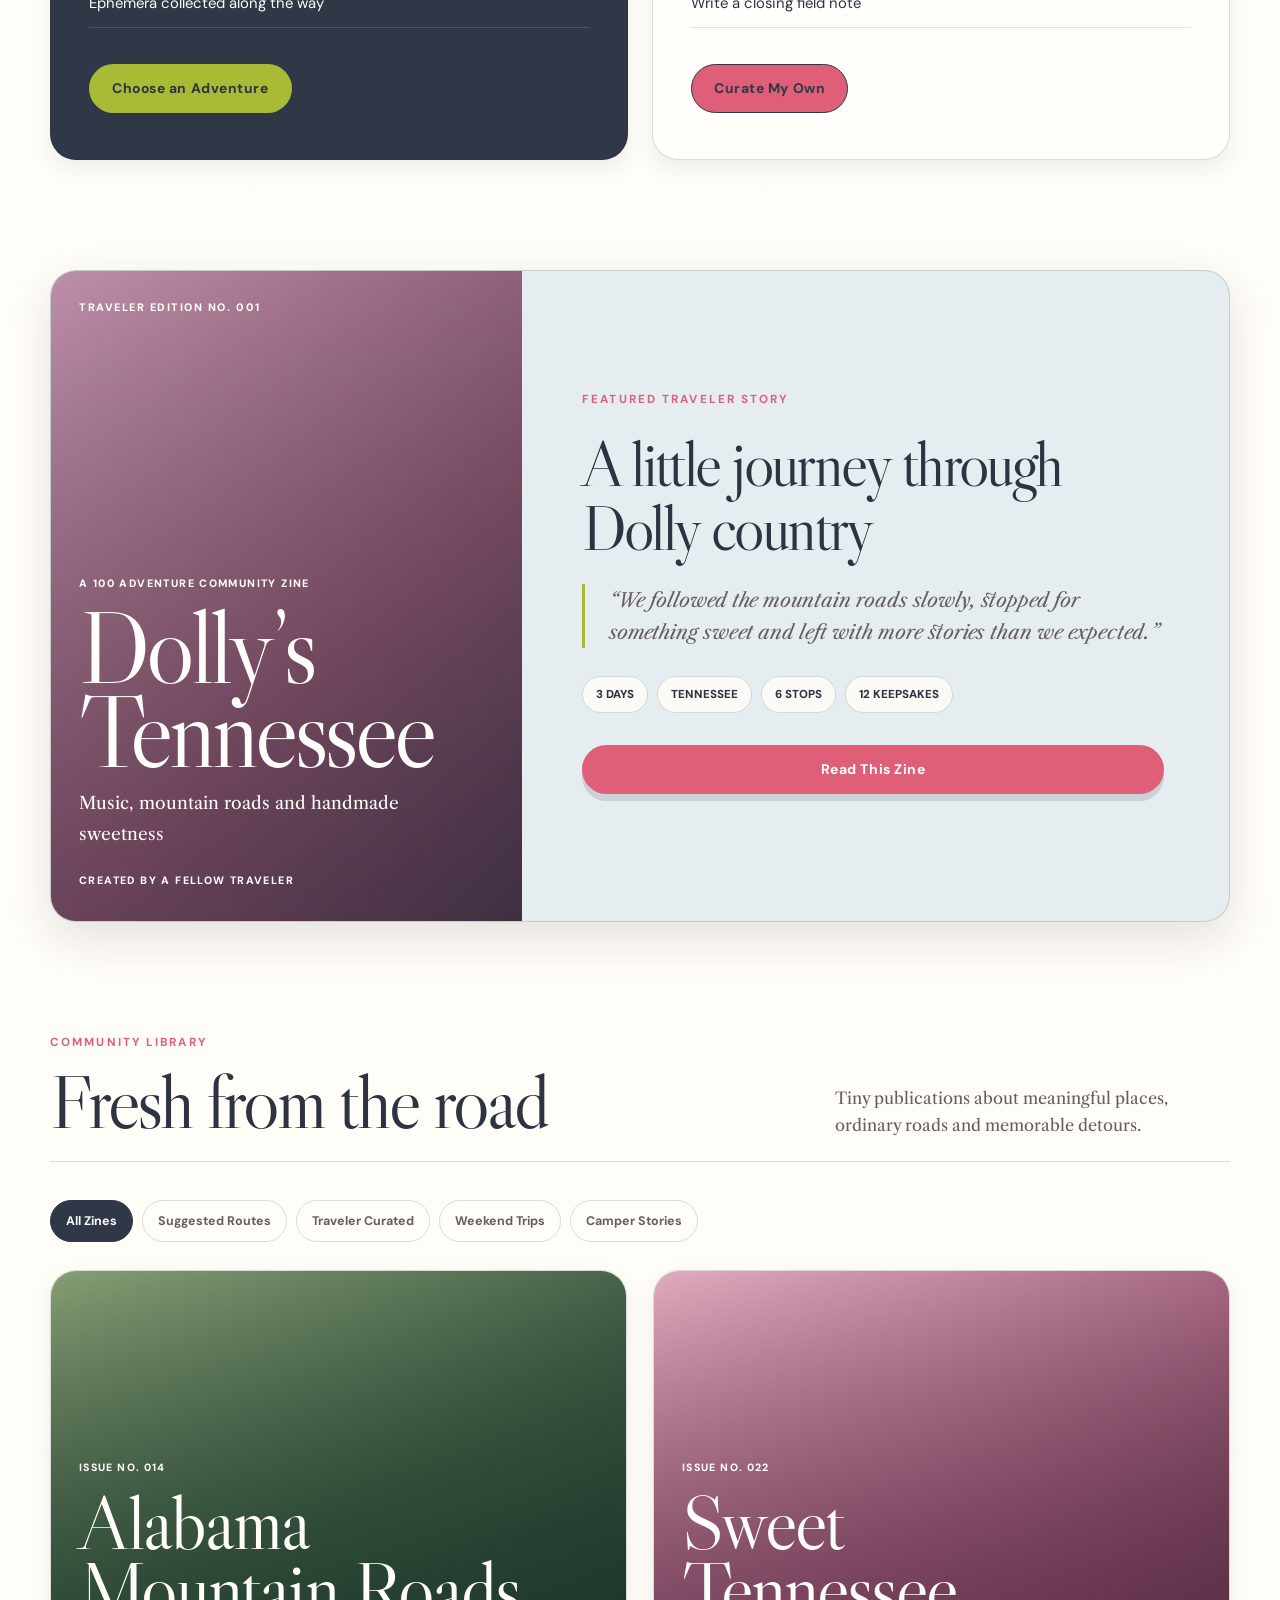
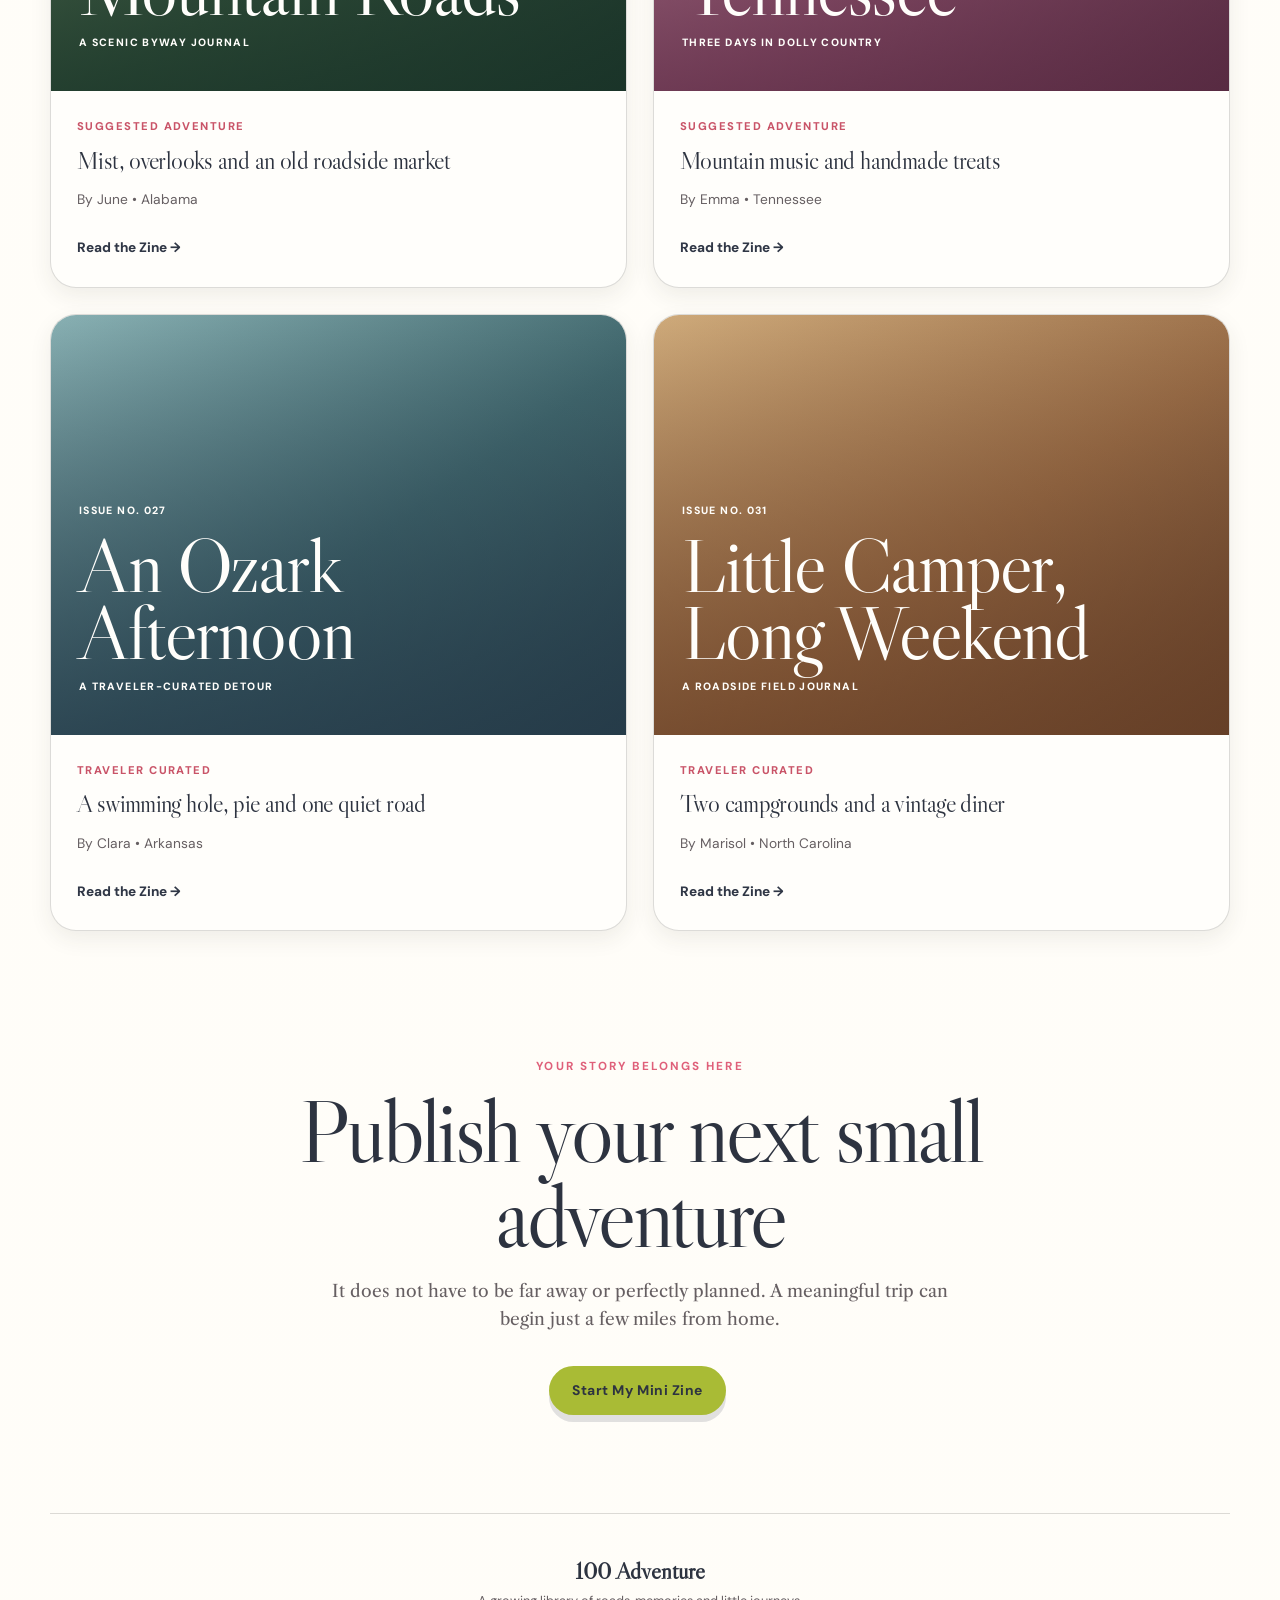
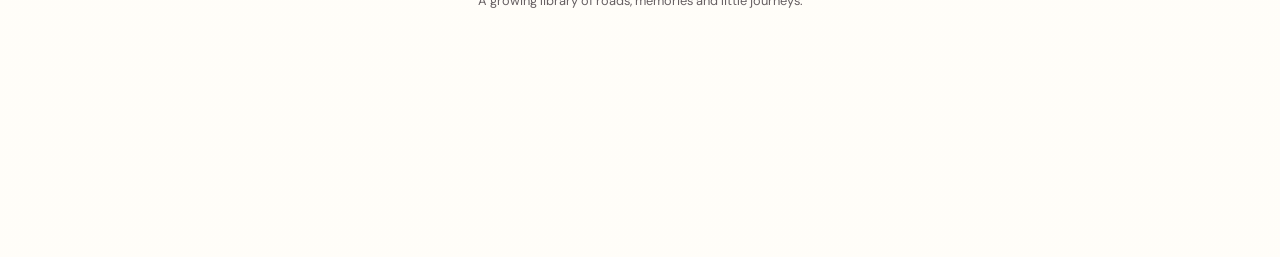
<file: community.html>
<!DOCTYPE html>
<html lang="en">

<head>
    <meta charset="UTF-8">

    <meta
        name="viewport"
        content="width=device-width, initial-scale=1.0"
    >

    <meta
        name="description"
        content="Discover mini-adventure zines created by the 100 Adventure community."
    >

    <title>Community Zines | 100 Adventure</title>

    <link rel="stylesheet" href="style.css">
</head>


<body class="community-page">

    <main class="community-shell">

        <!-- COMMUNITY MASTHEAD -->

        <header class="community-header">

            <div class="community-header__top">

                <a
                    class="community-wordmark"
                    href="index.html"
                >
                    100 Adventure
                </a>

                <span>The Travelers’ Library</span>

            </div>


            <div class="community-header__content">

                <p class="section-marker">
                    Community Edition
                </p>

                <h1>
                    Mini Adventures,<br>
                    Shared as Zines
                </h1>

                <p class="community-header__intro">
                    Browse small journeys preserved by travelers
                    through photographs, field notes, keepsakes,
                    favorite stops and unexpected discoveries.
                </p>

                <a
                    class="button button--gold"
                    href="#create-zine"
                >
                    Create a Mini Zine
                </a>

                <a
                    class="button button--light-outline"
                    href="#zine-library"
                >
                    Browse the Library
                </a>

            </div>

        </header>


        <!-- TWO WAYS TO CREATE -->

        <section
            class="community-section"
            id="create-zine"
        >

            <div class="community-section__heading">

                <div>

                    <p class="section-marker">
                        Make Your Edition
                    </p>

                    <h2>
                        Every journey deserves a little book
                    </h2>

                </div>

                <p>
                    Begin with one of our suggested adventures,
                    or tell the story of a route you created yourself.
                </p>

            </div>


            <div class="zine-path-grid">

                <!-- SUGGESTED ADVENTURE -->

                <article class="zine-path-card zine-path-card--featured">

                    <p class="zine-path-card__number">
                        01
                    </p>

                    <p class="zine-path-card__label">
                        Follow a Curated Route
                    </p>

                    <h3>
                        Make a zine from a 100 Adventure
                    </h3>

                    <p>
                        Choose a suggested journey such as
                        <em>Dolly’s Tennessee</em> or the
                        <em>Alabama Scenic Byway</em>.
                    </p>

                    <ul class="zine-path-list">

                        <li>Your completed stops</li>
                        <li>Photos and favorite moments</li>
                        <li>Journal entries</li>
                        <li>Passport stamps</li>
                        <li>Ephemera collected along the way</li>

                    </ul>

                    <a
                        class="button button--gold"
                        href="explore.html"
                    >
                        Choose an Adventure
                    </a>

                </article>


                <!-- TRAVELER-CURATED ADVENTURE -->

                <article class="zine-path-card">

                    <p class="zine-path-card__number">
                        02
                    </p>

                    <p class="zine-path-card__label">
                        Curate Your Own Route
                    </p>

                    <h3>
                        Turn your own mini adventure into a zine
                    </h3>

                    <p>
                        Share a spontaneous afternoon drive,
                        weekend camper trip, hometown walk or
                        roadside discovery.
                    </p>

                    <ul class="zine-path-list">

                        <li>Name your mini adventure</li>
                        <li>Add your route and stops</li>
                        <li>Upload favorite photographs</li>
                        <li>Record local finds</li>
                        <li>Write a closing field note</li>

                    </ul>

                    <a
                        class="button button--outline"
                        href="create-zine.html"
                    >
                        Curate My Own
                    </a>

                </article>

            </div>

        </section>


        <!-- FEATURED ZINE -->

        <section class="featured-zine-section">

            <div class="featured-zine-cover">

                <div class="featured-zine-cover__edition">
                    Traveler Edition No. 001
                </div>

                <div class="featured-zine-cover__content">

                    <p>A 100 Adventure Community Zine</p>

                    <h2>
                        Dolly’s<br>
                        Tennessee
                    </h2>

                    <p class="featured-zine-cover__subtitle">
                        Music, mountain roads and handmade sweetness
                    </p>

                    <span>
                        Created by a fellow traveler
                    </span>

                </div>

            </div>


            <div class="featured-zine-story">

                <p class="section-marker">
                    Featured Traveler Story
                </p>

                <h2>
                    A little journey through Dolly country
                </h2>

                <blockquote>
                    “We followed the mountain roads slowly,
                    stopped for something sweet and left with
                    more stories than we expected.”
                </blockquote>

                <div class="featured-zine-details">

                    <span>3 Days</span>

                    <span>Tennessee</span>

                    <span>6 Stops</span>

                    <span>12 Keepsakes</span>

                </div>

                <a
                    class="button"
                    href="#"
                >
                    Read This Zine
                </a>

            </div>

        </section>


        <!-- COMMUNITY LIBRARY -->

        <section
            class="community-section"
            id="zine-library"
        >

            <div class="community-section__heading">

                <div>

                    <p class="section-marker">
                        Community Library
                    </p>

                    <h2>
                        Fresh from the road
                    </h2>

                </div>

                <p>
                    Tiny publications about meaningful places,
                    ordinary roads and memorable detours.
                </p>

            </div>


            <!-- FILTERS -->

            <div
                class="zine-filters"
                aria-label="Zine categories"
            >

                <button
                    class="zine-filter is-active"
                    type="button"
                >
                    All Zines
                </button>

                <button
                    class="zine-filter"
                    type="button"
                >
                    Suggested Routes
                </button>

                <button
                    class="zine-filter"
                    type="button"
                >
                    Traveler Curated
                </button>

                <button
                    class="zine-filter"
                    type="button"
                >
                    Weekend Trips
                </button>

                <button
                    class="zine-filter"
                    type="button"
                >
                    Camper Stories
                </button>

            </div>


            <!-- ZINE CARDS -->

            <div class="community-zine-grid">

                <article class="community-zine-card">

                    <div class="community-zine-card__cover cover--alabama">

                        <span>Issue No. 014</span>

                        <h3>
                            Alabama<br>
                            Mountain Roads
                        </h3>

                        <p>A Scenic Byway Journal</p>

                    </div>

                    <div class="community-zine-card__details">

                        <p class="zine-type">
                            Suggested Adventure
                        </p>

                        <h3>
                            Mist, overlooks and an old roadside market
                        </h3>

                        <p>
                            By June • Alabama
                        </p>

                        <a href="#">
                            Read the Zine →
                        </a>

                    </div>

                </article>


                <article class="community-zine-card">

                    <div class="community-zine-card__cover cover--dolly">

                        <span>Issue No. 022</span>

                        <h3>
                            Sweet<br>
                            Tennessee
                        </h3>

                        <p>Three Days in Dolly Country</p>

                    </div>

                    <div class="community-zine-card__details">

                        <p class="zine-type">
                            Suggested Adventure
                        </p>

                        <h3>
                            Mountain music and handmade treats
                        </h3>

                        <p>
                            By Emma • Tennessee
                        </p>

                        <a href="#">
                            Read the Zine →
                        </a>

                    </div>

                </article>


                <article class="community-zine-card">

                    <div class="community-zine-card__cover cover--ozarks">

                        <span>Issue No. 027</span>

                        <h3>
                            An Ozark<br>
                            Afternoon
                        </h3>

                        <p>A Traveler-Curated Detour</p>

                    </div>

                    <div class="community-zine-card__details">

                        <p class="zine-type">
                            Traveler Curated
                        </p>

                        <h3>
                            A swimming hole, pie and one quiet road
                        </h3>

                        <p>
                            By Clara • Arkansas
                        </p>

                        <a href="#">
                            Read the Zine →
                        </a>

                    </div>

                </article>


                <article class="community-zine-card">

                    <div class="community-zine-card__cover cover--camper">

                        <span>Issue No. 031</span>

                        <h3>
                            Little Camper,<br>
                            Long Weekend
                        </h3>

                        <p>A Roadside Field Journal</p>

                    </div>

                    <div class="community-zine-card__details">

                        <p class="zine-type">
                            Traveler Curated
                        </p>

                        <h3>
                            Two campgrounds and a vintage diner
                        </h3>

                        <p>
                            By Marisol • North Carolina
                        </p>

                        <a href="#">
                            Read the Zine →
                        </a>

                    </div>

                </article>

            </div>

        </section>


        <!-- COMMUNITY INVITATION -->

        <section class="community-invitation">

            <p class="section-marker">
                Your Story Belongs Here
            </p>

            <h2>
                Publish your next small adventure
            </h2>

            <p>
                It does not have to be far away or perfectly planned.
                A meaningful trip can begin just a few miles from home.
            </p>

            <a
                class="button button--gold"
                href="#create-zine"
            >
                Start My Mini Zine
            </a>

        </section>


        <footer class="community-footer">

            <strong>100 Adventure</strong>

            <p>
                A growing library of roads, memories and little journeys.
            </p>

        </footer>

    </main>


    <!-- BOTTOM NAVIGATION -->

    <nav
        class="nav"
        aria-label="Primary navigation"
    >

        <nav class="bottom-nav">

    <a href="index.html" class="nav-item">
        <span class="nav-icon">⌂</span>
        <span class="nav-label">Home</span>
    </a>

    <a href="explore.html" class="nav-item">
        <span class="nav-icon">◇</span>
        <span class="nav-label">Explore</span>
    </a>

    <a href="adventure.html" class="nav-item">
        <span class="nav-icon">▤</span>
        <span class="nav-label">Adventure</span>
    </a>

    <a href="memories.html" class="nav-item">
        <span class="nav-icon">◉</span>
        <span class="nav-label">Memories</span>
    </a>

    <a href="passport.html" class="nav-item">
        <span class="nav-icon">✦</span>
        <span class="nav-label">Passport</span>
    </a>

    <a href="create.html" class="nav-item">
        <span class="nav-icon">✂</span>
        <span class="nav-label">Create</span>
    </a>

    <a href="community.html" class="nav-item">
        <span class="nav-icon">✧</span>
        <span class="nav-label">Community</span>
    </a>

</nav>

</body>

</html>
</file>
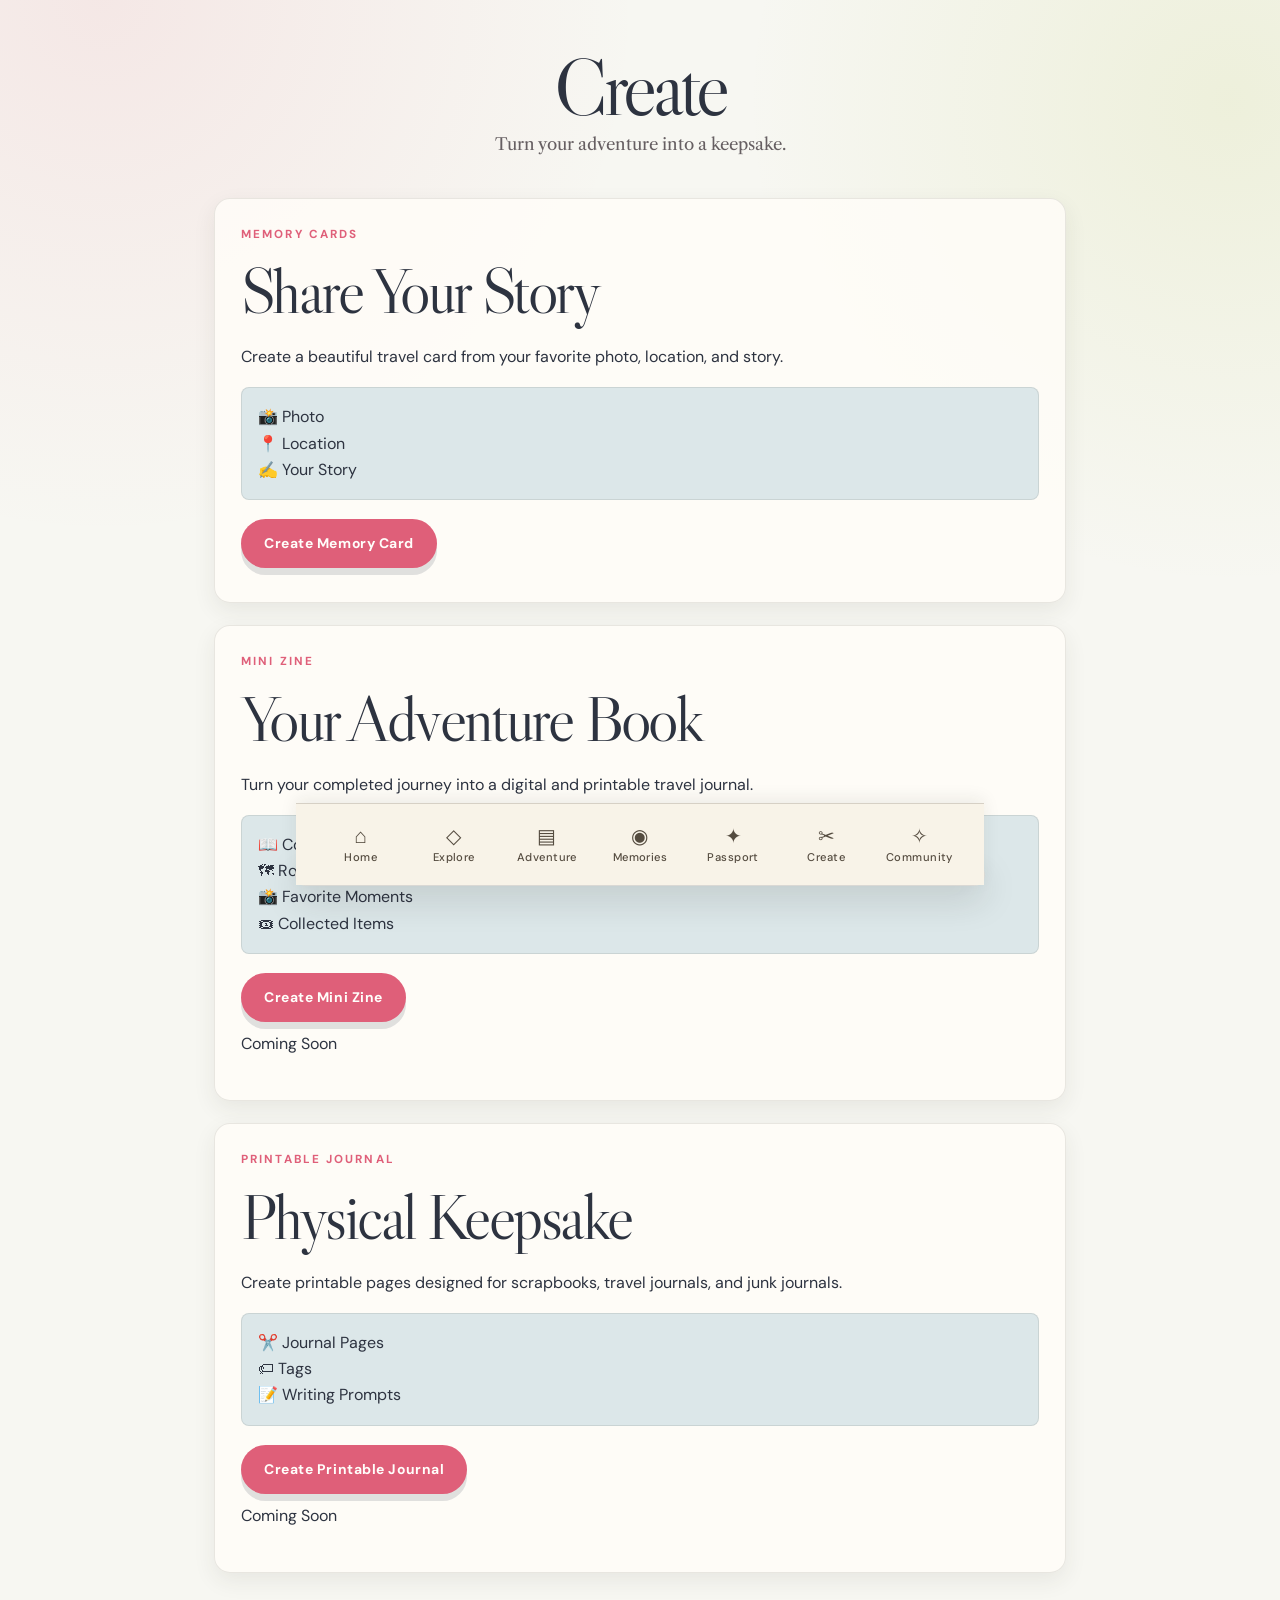
<file: create.html>
<!DOCTYPE html>
<html lang="en">

<head>

    <meta charset="UTF-8">

    <meta
        name="viewport"
        content="width=device-width, initial-scale=1.0"
    >

    <meta
        name="description"
        content="Create memory cards, mini zines, and printable travel keepsakes with 100 Adventure."
    >

    <title>Create | 100 Adventure</title>

    <link rel="stylesheet" href="style.css">

</head>

<body class="create-page">

<main>

<header>

<h1>Create</h1>

<p class="subtitle">
Turn your adventure into a keepsake.
</p>

</header>



<section class="card">

<div class="label">
Memory Cards
</div>

<h2>
Share Your Story
</h2>

<p>
Create a beautiful travel card from your favorite photo,
location, and story.
</p>

<div class="creation">

<div>
<span aria-hidden="true">📸</span>
Photo
</div>

<div>
<span aria-hidden="true">📍</span>
Location
</div>

<div>
<span aria-hidden="true">✍️</span>
Your Story
</div>

</div>

<a class="button" href="memories.html">
Create Memory Card
</a>

</section>



<section class="card">

<div class="label">
Mini Zine
</div>

<h2>
Your Adventure Book
</h2>

<p>
Turn your completed journey into a digital and printable travel journal.
</p>

<div class="creation">

<div>📖 Cover Page</div>

<div>🗺 Route Map</div>

<div>📸 Favorite Moments</div>

<div>🎟 Collected Items</div>

</div>

<button
class="button"
type="button"
disabled>

Create Mini Zine

</button>

<p class="coming-soon">
Coming Soon
</p>

</section>



<section class="card">

<div class="label">
Printable Journal
</div>

<h2>
Physical Keepsake
</h2>

<p>
Create printable pages designed for scrapbooks,
travel journals, and junk journals.
</p>

<div class="creation">

<div>✂️ Journal Pages</div>

<div>🏷 Tags</div>

<div>📝 Writing Prompts</div>

</div>

<button
class="button"
type="button"
disabled>

Create Printable Journal

</button>

<p class="coming-soon">
Coming Soon
</p>

</section>

</main>



<nav class="nav" aria-label="Main navigation">

<nav class="bottom-nav">

    <a href="index.html" class="nav-item">
        <span class="nav-icon">⌂</span>
        <span class="nav-label">Home</span>
    </a>

    <a href="explore.html" class="nav-item">
        <span class="nav-icon">◇</span>
        <span class="nav-label">Explore</span>
    </a>

    <a href="adventure.html" class="nav-item">
        <span class="nav-icon">▤</span>
        <span class="nav-label">Adventure</span>
    </a>

    <a href="memories.html" class="nav-item">
        <span class="nav-icon">◉</span>
        <span class="nav-label">Memories</span>
    </a>

    <a href="passport.html" class="nav-item">
        <span class="nav-icon">✦</span>
        <span class="nav-label">Passport</span>
    </a>

    <a href="create.html" class="nav-item">
        <span class="nav-icon">✂</span>
        <span class="nav-label">Create</span>
    </a>

    <a href="community.html" class="nav-item">
        <span class="nav-icon">✧</span>
        <span class="nav-label">Community</span>
    </a>


</nav>

</body>

</html>
</file>
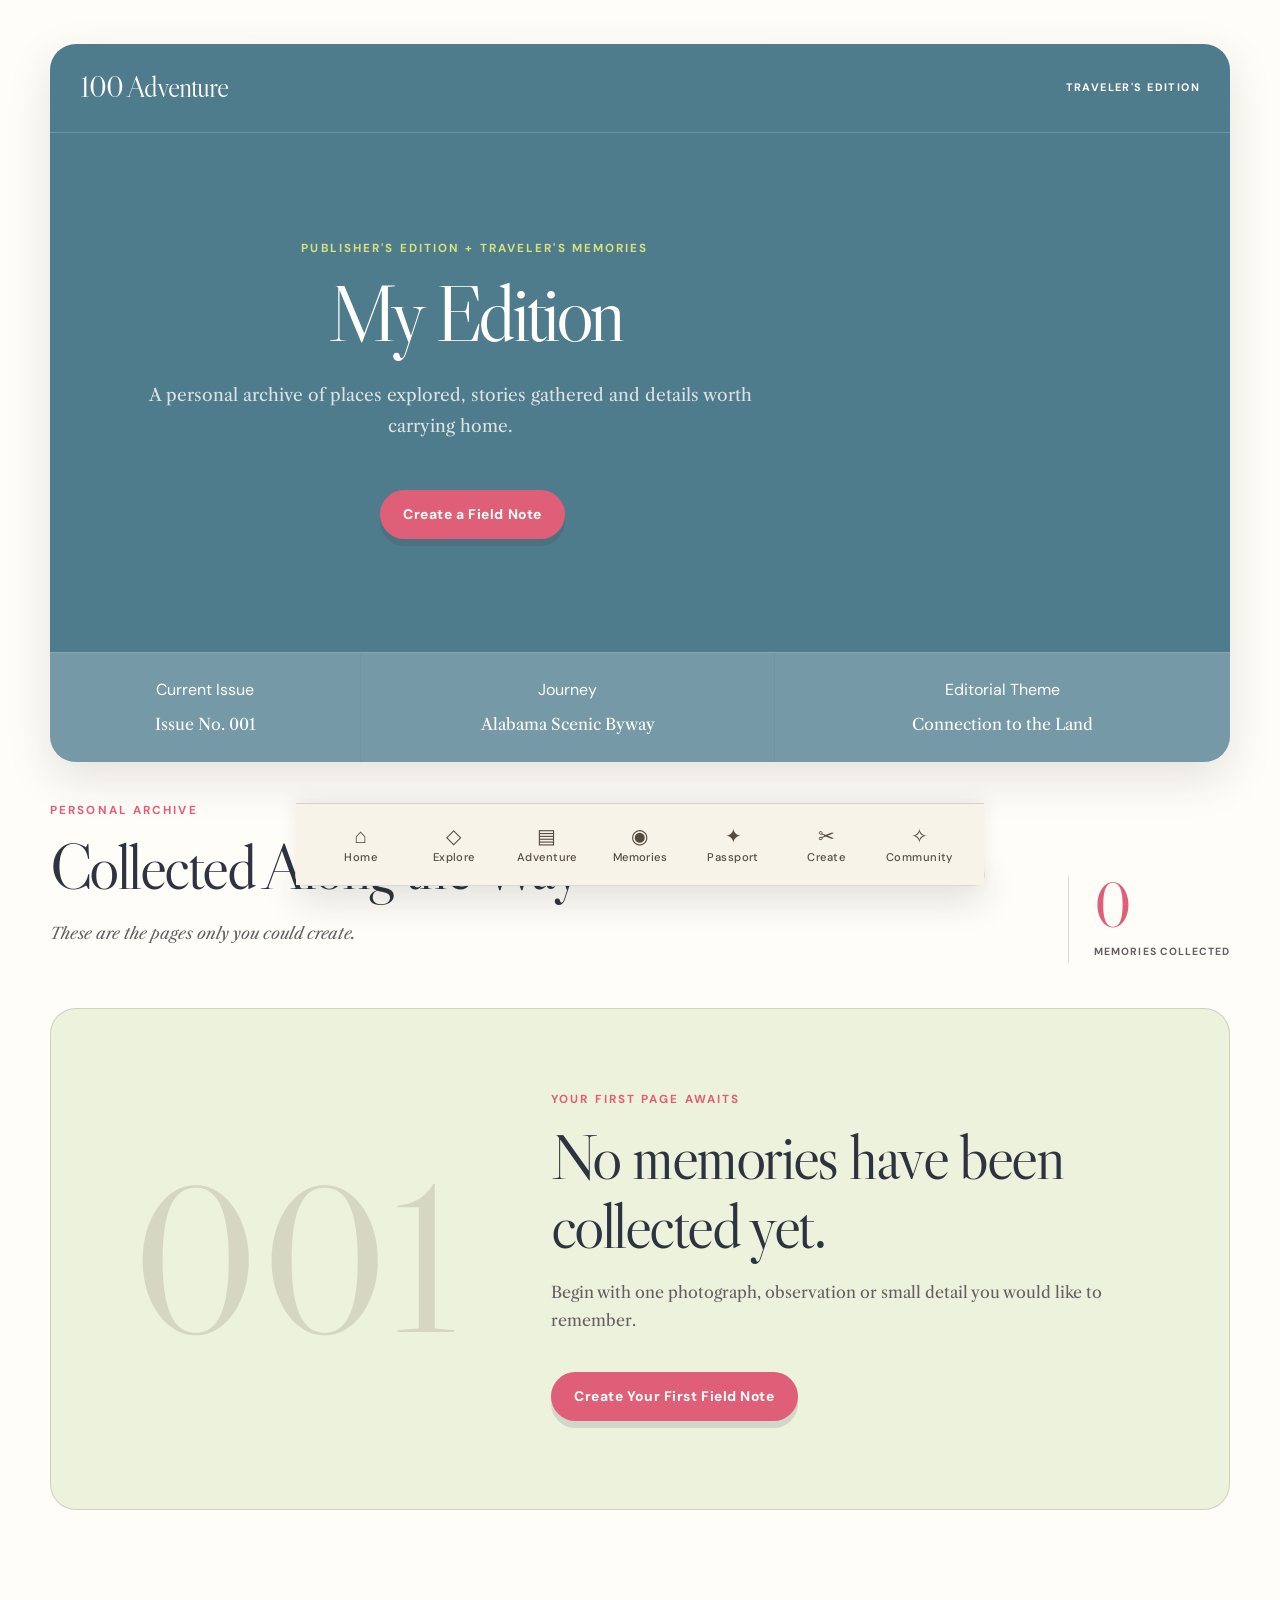
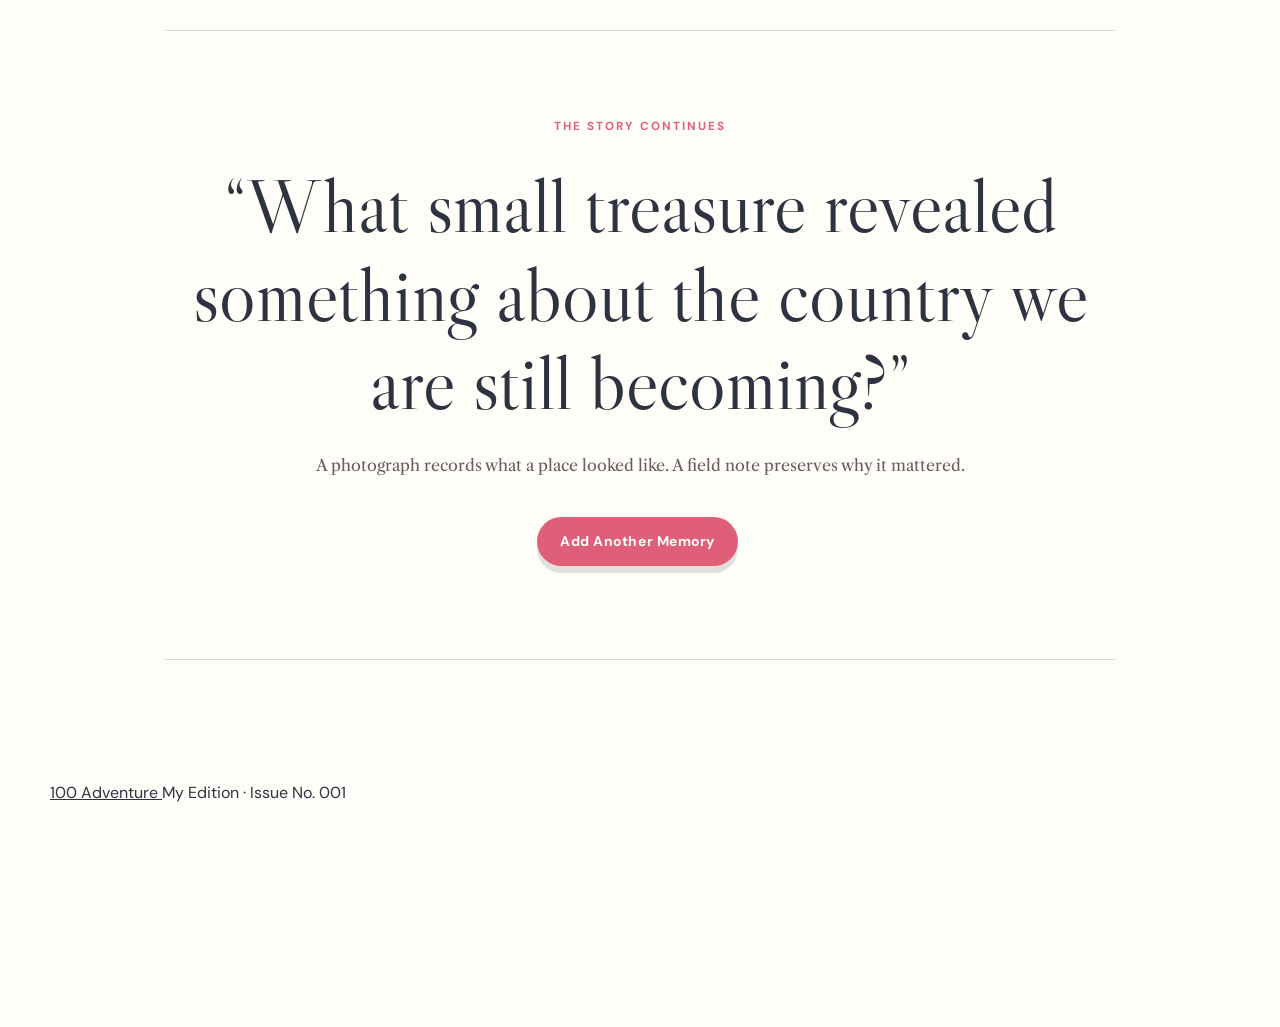
<file: memories.html>
<!DOCTYPE html>
<html lang="en">

<head>

    <meta charset="UTF-8">

    <meta
        name="viewport"
        content="width=device-width, initial-scale=1.0"
    >

    <meta
        name="description"
        content="A personal archive of photographs, field notes and keepsakes collected through 100 Adventure."
    >

    <title>My Edition | 100 Adventure</title>

    <link rel="stylesheet" href="style.css">

</head>


<body class="memories-page">


    <main class="memories-shell">


        <!-- EDITION HEADER -->

        <header class="edition-header">

            <div class="edition-header__top">

                <a href="index.html" class="edition-wordmark">
                    100 Adventure
                </a>

                <span>
                    Traveler's Edition
                </span>

            </div>


            <div class="edition-header__content">

                <p class="section-marker">
                    Publisher's Edition + Traveler's Memories
                </p>

                <h1>
                    My Edition
                </h1>

                <p class="edition-introduction">
                    A personal archive of places explored,
                    stories gathered and details worth carrying home.
                </p>


                <a
                    class="button edition-create-button"
                    href="memory-card.html"
                >
                    Create a Field Note
                </a>

            </div>


            <div class="edition-header__record">

                <div>

                    <span class="passport-field-label">
                        Current Issue
                    </span>

                    <strong>
                        Issue No. 001
                    </strong>

                </div>


                <div>

                    <span class="passport-field-label">
                        Journey
                    </span>

                    <strong>
                        Alabama Scenic Byway
                    </strong>

                </div>


                <div>

                    <span class="passport-field-label">
                        Editorial Theme
                    </span>

                    <strong>
                        Connection to the Land
                    </strong>

                </div>

            </div>

        </header>



        <!-- ARCHIVE INTRO -->

        <section class="edition-archive-heading">

            <div>

                <p class="section-marker">
                    Personal Archive
                </p>

                <h2>
                    Collected Along the Way
                </h2>

                <p>
                    These are the pages only you could create.
                </p>

            </div>


            <div class="edition-count">

                <strong id="memoryCount">
                    0
                </strong>

                <span id="memoryCountLabel">
                    Memories Collected
                </span>

            </div>

        </section>



        <!-- MEMORY LIST -->

        <section
            class="edition-memory-list"
            id="memoryList"
            aria-live="polite"
        ></section>



        <!-- CLOSING PROMPT -->

        <section class="edition-closing">

            <p class="section-marker">
                The Story Continues
            </p>

            <blockquote>
                “What small treasure revealed something
                about the country we are still becoming?”
            </blockquote>

            <p>
                A photograph records what a place looked like.
                A field note preserves why it mattered.
            </p>


            <a
                class="button"
                href="memory-card.html"
            >
                Add Another Memory
            </a>

        </section>



        <footer class="passport-colophon">

            <a href="index.html">
                100 Adventure
            </a>

            <span>
                My Edition · Issue No. 001
            </span>

        </footer>


    </main>



    <!-- NAVIGATION -->

    <nav class="nav" aria-label="Main navigation">

        <nav class="bottom-nav">

    <a href="index.html" class="nav-item">
        <span class="nav-icon">⌂</span>
        <span class="nav-label">Home</span>
    </a>

    <a href="explore.html" class="nav-item">
        <span class="nav-icon">◇</span>
        <span class="nav-label">Explore</span>
    </a>

    <a href="adventure.html" class="nav-item">
        <span class="nav-icon">▤</span>
        <span class="nav-label">Adventure</span>
    </a>

    <a href="memories.html" class="nav-item">
        <span class="nav-icon">◉</span>
        <span class="nav-label">Memories</span>
    </a>

    <a href="passport.html" class="nav-item">
        <span class="nav-icon">✦</span>
        <span class="nav-label">Passport</span>
    </a>

    <a href="create.html" class="nav-item">
        <span class="nav-icon">✂</span>
        <span class="nav-label">Create</span>
    </a>

    <a href="community.html" class="nav-item">
        <span class="nav-icon">✧</span>
        <span class="nav-label">Community</span>
    </a>

</nav>
    </nav>



    <script>

        const memoryList =
            document.getElementById("memoryList");

        const memoryCount =
            document.getElementById("memoryCount");

        const memoryCountLabel =
            document.getElementById("memoryCountLabel");



        function getMemories() {

            try {

                const savedMemories =
                    localStorage.getItem("memories");

                const parsedMemories =
                    savedMemories
                        ? JSON.parse(savedMemories)
                        : [];

                return Array.isArray(parsedMemories)
                    ? parsedMemories
                    : [];

            } catch (error) {

                console.error(
                    "Unable to load memories:",
                    error
                );

                return [];

            }

        }



        function saveMemories(memories) {

            try {

                localStorage.setItem(
                    "memories",
                    JSON.stringify(memories)
                );

            } catch (error) {

                console.error(
                    "Unable to update memories:",
                    error
                );

            }

        }



        function renderMemories() {

            const memories =
                getMemories();

            memoryList.replaceChildren();

            memoryCount.textContent =
                memories.length;

            memoryCountLabel.textContent =
                memories.length === 1
                    ? "Memory Collected"
                    : "Memories Collected";


            if (memories.length === 0) {

                renderEmptyState();

                return;

            }


            memories
                .slice()
                .reverse()
                .forEach(function (memory, reversedIndex) {

                    const originalIndex =
                        memories.length -
                        reversedIndex -
                        1;

                    const memoryArticle =
                        createMemoryArticle(
                            memory,
                            originalIndex,
                            reversedIndex
                        );

                    memoryList.appendChild(
                        memoryArticle
                    );

                });

        }



        function renderEmptyState() {

            const emptyState =
                document.createElement("article");

            emptyState.className =
                "edition-empty-state";


            const issueNumber =
                document.createElement("span");

            issueNumber.className =
                "edition-empty-state__number";

            issueNumber.textContent =
                "001";


            const content =
                document.createElement("div");


            const marker =
                document.createElement("p");

            marker.className =
                "section-marker";

            marker.textContent =
                "Your First Page Awaits";


            const heading =
                document.createElement("h2");

            heading.textContent =
                "No memories have been collected yet.";


            const description =
                document.createElement("p");

            description.textContent =
                "Begin with one photograph, observation or small detail you would like to remember.";


            const link =
                document.createElement("a");

            link.className =
                "button";

            link.href =
                "memory-card.html";

            link.textContent =
                "Create Your First Field Note";


            content.append(
                marker,
                heading,
                description,
                link
            );

            emptyState.append(
                issueNumber,
                content
            );

            memoryList.appendChild(
                emptyState
            );

        }



        function createMemoryArticle(
            memory,
            originalIndex,
            displayIndex
        ) {

            const article =
                document.createElement("article");

            article.className =
                "edition-memory";

            article.dataset.memoryIndex =
                originalIndex;


            const number =
                document.createElement("div");

            number.className =
                "edition-memory__number";

            number.textContent =
                String(displayIndex + 1)
                    .padStart(2, "0");


            const visual =
                document.createElement("div");

            visual.className =
                "edition-memory__visual";


            if (memory.photo) {

                const image =
                    document.createElement("img");

                image.className =
                    "edition-memory__image";

                image.src =
                    memory.photo;

                image.alt =
                    memory.title
                        ? `Photograph for ${memory.title}`
                        : "Traveler memory photograph";

                visual.appendChild(image);

            } else {

                const placeholder =
                    document.createElement("div");

                placeholder.className =
                    "edition-memory__placeholder";

                placeholder.innerHTML =
                    "<span>100</span><strong>Field Note</strong>";

                visual.appendChild(
                    placeholder
                );

            }


            const content =
                document.createElement("div");

            content.className =
                "edition-memory__content";


            const metadata =
                document.createElement("div");

            metadata.className =
                "edition-memory__metadata";


            metadata.appendChild(
                createMetadataItem(
                    memory.issueNumber ||
                    "Issue No. 001"
                )
            );


            if (memory.stop) {

                metadata.appendChild(
                    createMetadataItem(
                        memory.stop
                    )
                );

            }


            if (memory.date) {

                metadata.appendChild(
                    createMetadataItem(
                        formatMemoryDate(
                            memory.date
                        )
                    )
                );

            }


            const marker =
                document.createElement("p");

            marker.className =
                "section-marker";

            marker.textContent =
                memory.theme ||
                "Connection to the Land";


            const title =
                document.createElement("h2");

            title.textContent =
                memory.title ||
                "Untitled Memory";


            const adventure =
                document.createElement("p");

            adventure.className =
                "edition-memory__adventure";

            adventure.textContent =
                memory.adventure ||
                "Alabama Scenic Byway";


            content.append(
                metadata,
                marker,
                title,
                adventure
            );


            if (memory.note) {

                const note =
                    document.createElement("p");

                note.className =
                    "edition-memory__note";

                note.textContent =
                    memory.note;

                content.appendChild(note);

            }


            if (memory.reflection) {

                const reflection =
                    document.createElement(
                        "blockquote"
                    );

                reflection.className =
                    "edition-memory__reflection";

                reflection.textContent =
                    memory.reflection;

                content.appendChild(
                    reflection
                );

            }


            const collected =
                Array.isArray(memory.collected)
                    ? memory.collected
                    : [];


            if (collected.length > 0) {

                const keepsakeSection =
                    document.createElement("div");

                keepsakeSection.className =
                    "edition-memory__keepsakes";


                const keepsakeLabel =
                    document.createElement("span");

                keepsakeLabel.textContent =
                    "Collected Along the Way";


                const keepsakeList =
                    document.createElement("div");

                keepsakeList.className =
                    "edition-memory__keepsake-list";


                collected.forEach(function (item) {

                    const keepsake =
                        document.createElement("span");

                    keepsake.textContent =
                        item;

                    keepsakeList.appendChild(
                        keepsake
                    );

                });


                keepsakeSection.append(
                    keepsakeLabel,
                    keepsakeList
                );

                content.appendChild(
                    keepsakeSection
                );

            }


            const controls =
                document.createElement("div");

            controls.className =
                "edition-memory__controls";


            const deleteButton =
                document.createElement("button");

            deleteButton.type =
                "button";

            deleteButton.className =
                "edition-memory__delete";

            deleteButton.textContent =
                "Remove from My Edition";

            deleteButton.addEventListener(
                "click",
                function () {

                    deleteMemory(
                        originalIndex,
                        memory.title
                    );

                }
            );


            controls.appendChild(
                deleteButton
            );

            content.appendChild(
                controls
            );


            article.append(
                number,
                visual,
                content
            );

            return article;

        }



        function createMetadataItem(text) {

            const item =
                document.createElement("span");

            item.textContent =
                text;

            return item;

        }



        function formatMemoryDate(dateValue) {

            const date =
                new Date(
                    `${dateValue}T12:00:00`
                );

            if (
                Number.isNaN(
                    date.getTime()
                )
            ) {

                return dateValue;

            }

            return date.toLocaleDateString(
                "en-US",
                {
                    month: "long",
                    day: "numeric",
                    year: "numeric"
                }
            );

        }



        function deleteMemory(index, title) {

            const memoryName =
                title || "this memory";

            const confirmed =
                window.confirm(
                    `Remove "${memoryName}" from My Edition?`
                );

            if (!confirmed) {

                return;

            }


            const memories =
                getMemories();

            memories.splice(index, 1);

            saveMemories(memories);

            renderMemories();

        }



        renderMemories();


        window.addEventListener(
            "storage",
            renderMemories
        );

    </script>


</body>

</html>
</file>
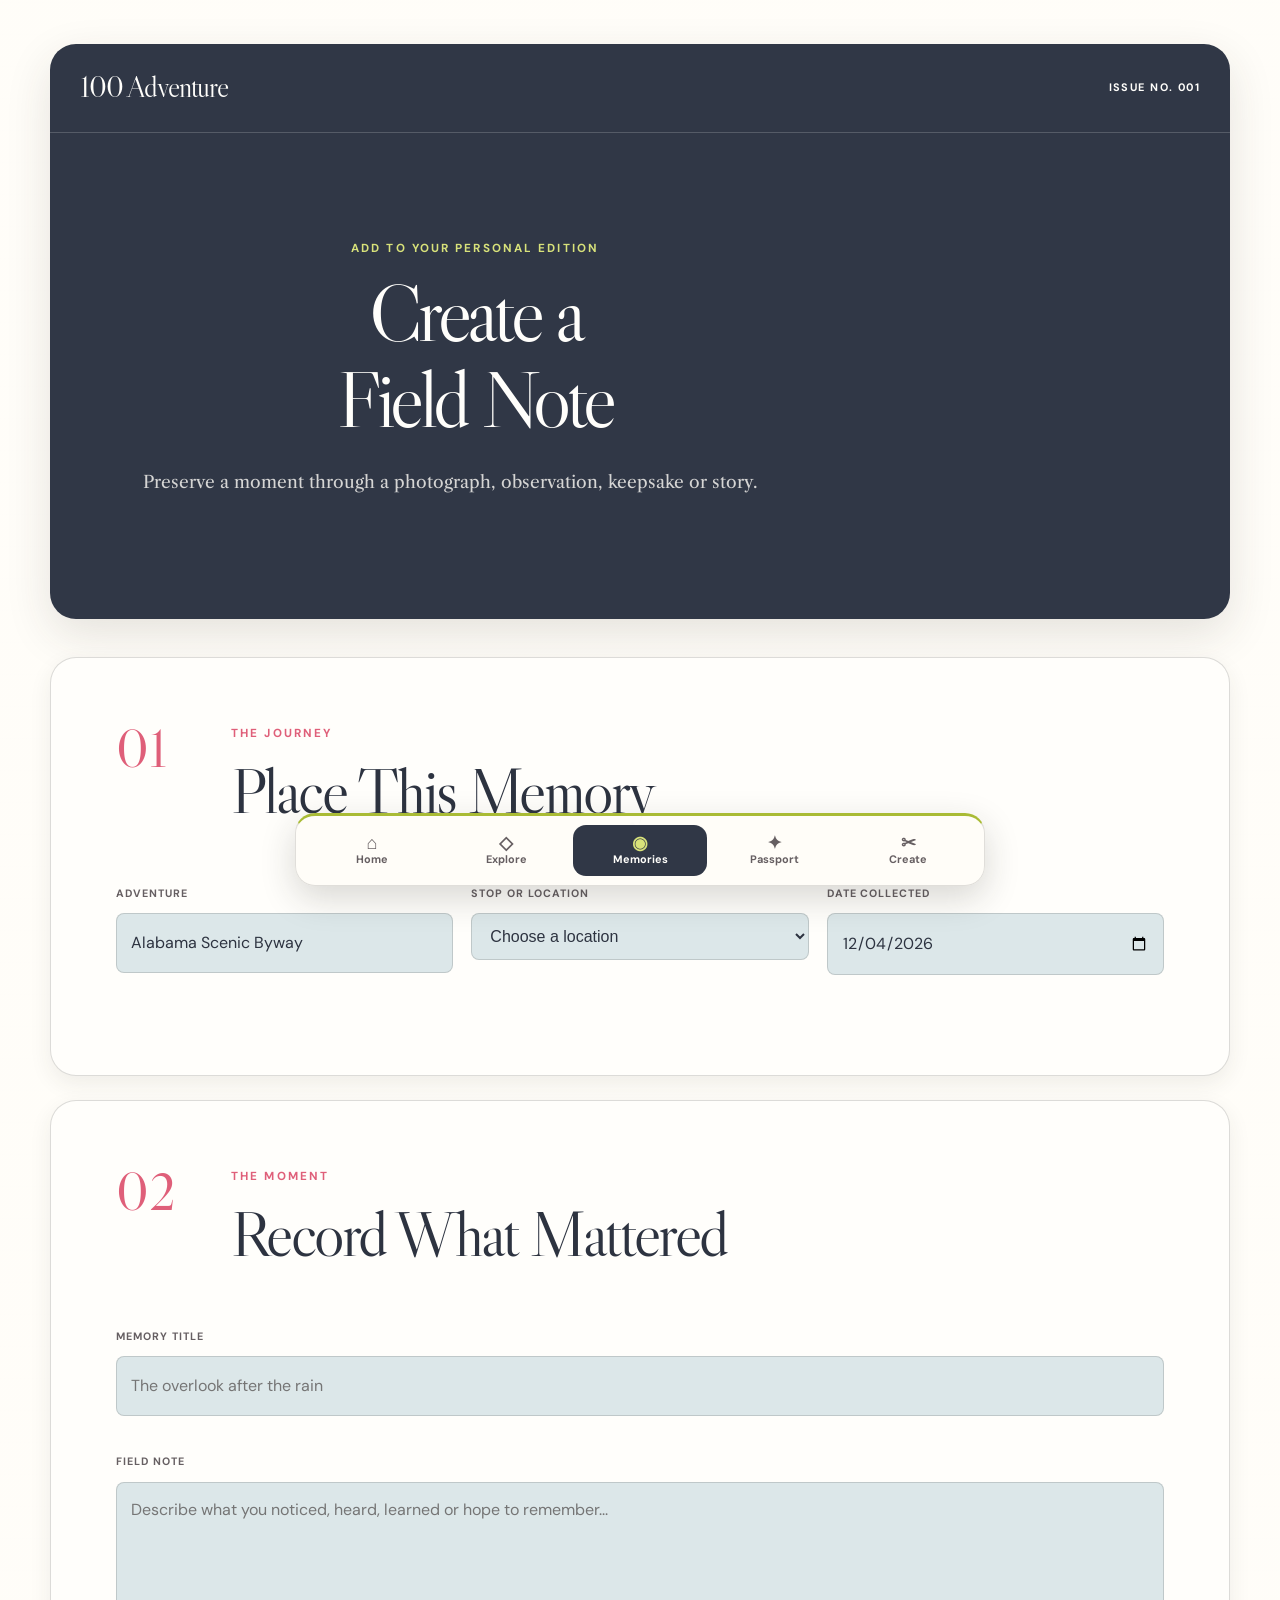
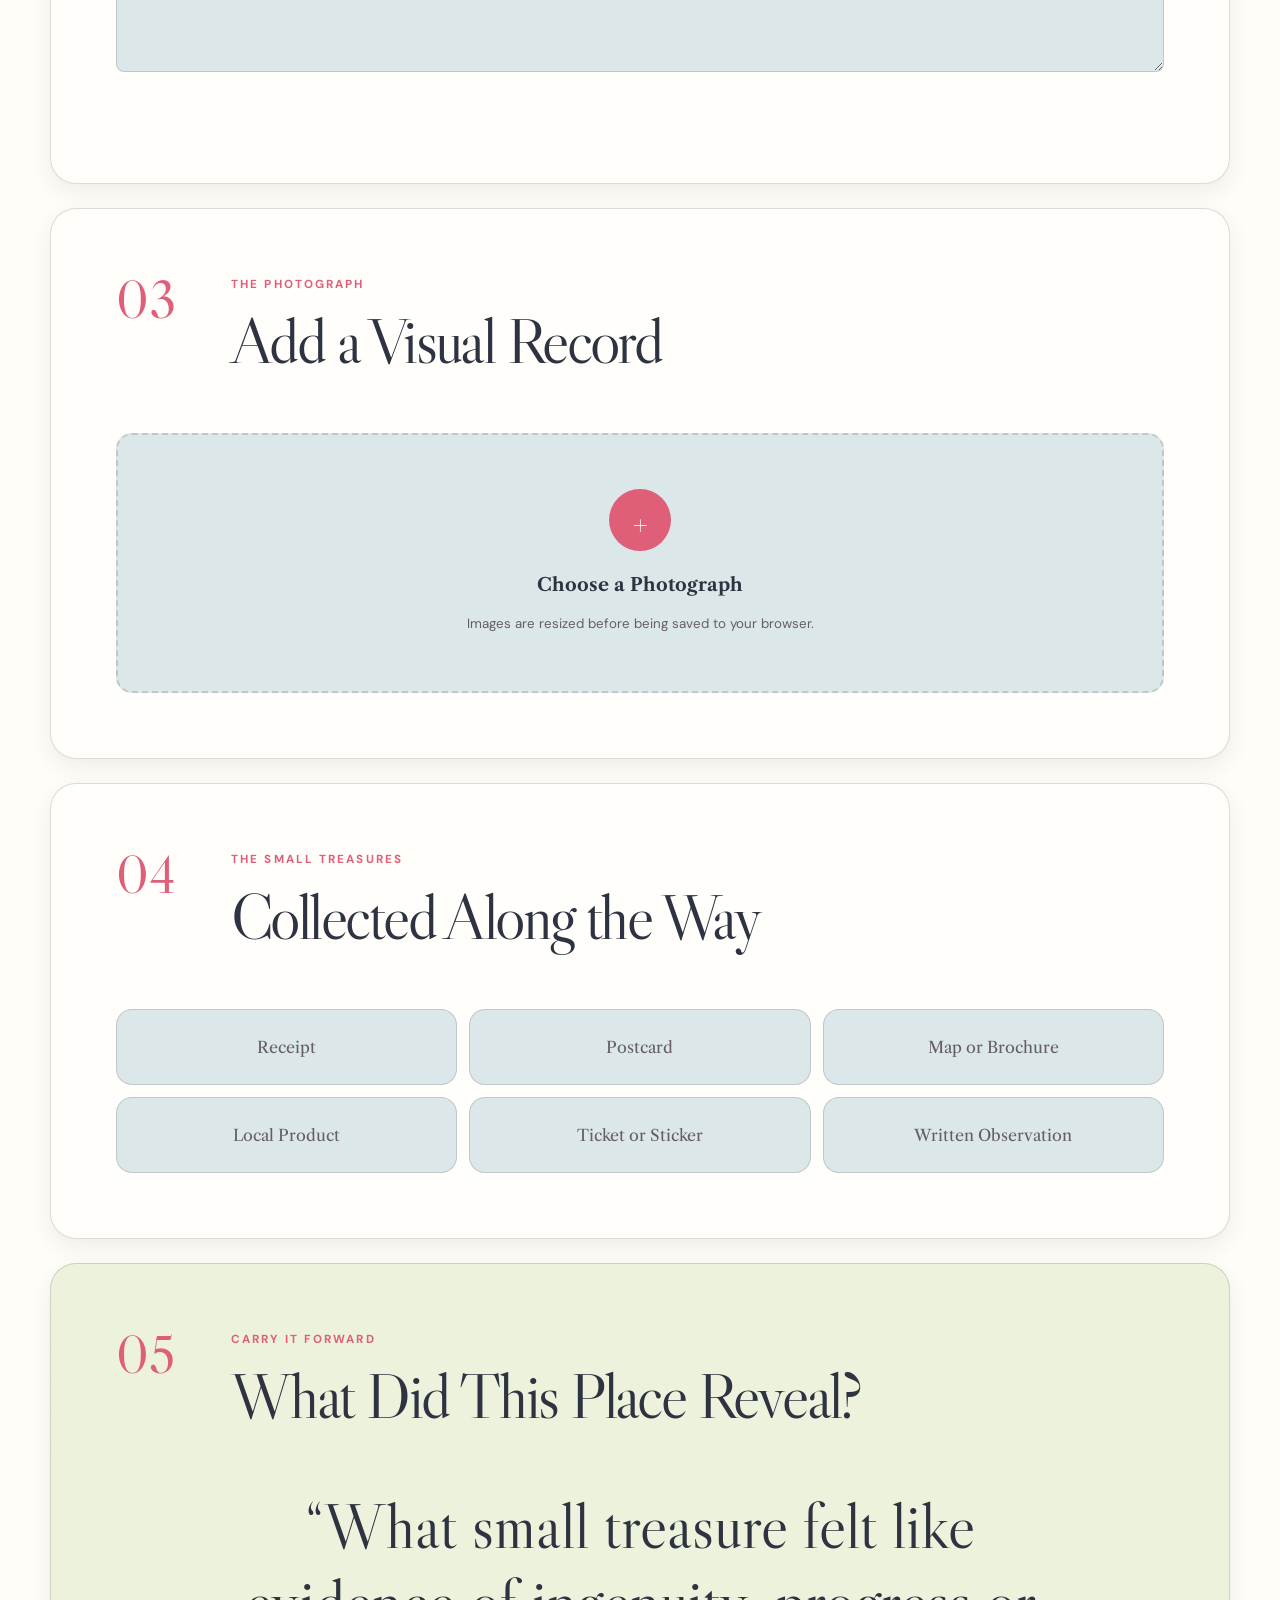
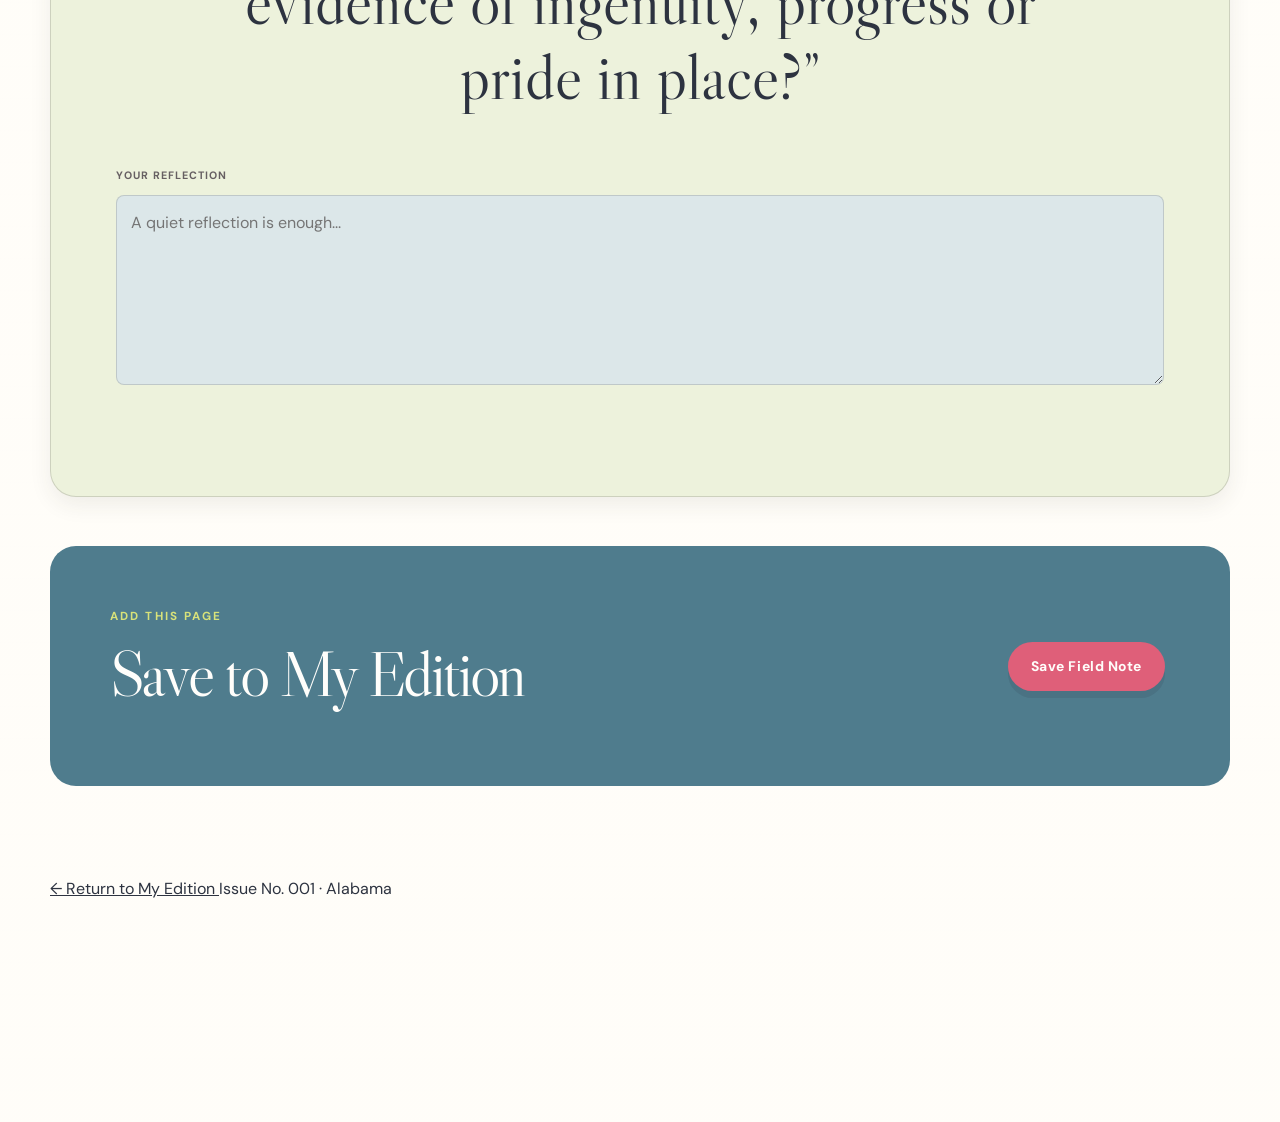
<file: memory-card.html>
<!DOCTYPE html>
<html lang="en">

<head>

    <meta charset="UTF-8">

    <meta
        name="viewport"
        content="width=device-width, initial-scale=1.0"
    >

    <meta
        name="description"
        content="Create a personal field note for your 100 Adventure travel edition."
    >

    <title>Create a Field Note | 100 Adventure</title>

    <link rel="stylesheet" href="style.css">

</head>


<body class="memory-form-page">


    <main class="memory-form-shell">


        <!-- HEADER -->

        <header class="memory-form-header">

            <div class="memory-form-header__top">

                <a href="index.html" class="edition-wordmark">
                    100 Adventure
                </a>

                <span>
                    Issue No. 001
                </span>

            </div>


            <div class="memory-form-header__content">

                <p class="section-marker">
                    Add to Your Personal Edition
                </p>

                <h1>
                    Create a<br>
                    Field Note
                </h1>

                <p>
                    Preserve a moment through a photograph,
                    observation, keepsake or story.
                </p>

            </div>

        </header>



        <form
            class="field-note-form"
            id="memoryForm"
        >


            <!-- ISSUE INFORMATION -->

            <section class="field-note-section">

                <div class="field-note-section__heading">

                    <span>
                        01
                    </span>

                    <div>

                        <p class="section-marker">
                            The Journey
                        </p>

                        <h2>
                            Place This Memory
                        </h2>

                    </div>

                </div>


                <div class="field-note-grid">

                    <label class="field-note-field">

                        <span>
                            Adventure
                        </span>

                        <input
                            id="adventure"
                            class="input"
                            value="Alabama Scenic Byway"
                            readonly
                        >

                    </label>


                    <label class="field-note-field">

                        <span>
                            Stop or Location
                        </span>

                        <select
                            id="stop"
                            class="input"
                        >

                            <option value="">
                                Choose a location
                            </option>

                            <option value="Mountain Brothers General Store">
                                Mountain Brothers General Store
                            </option>

                            <option value="Talladega Scenic Byway">
                                Talladega Scenic Byway
                            </option>

                            <option value="Cheaha State Park">
                                Cheaha State Park
                            </option>

                            <option value="Somewhere Along the Way">
                                Somewhere Along the Way
                            </option>

                        </select>

                    </label>


                    <label class="field-note-field">

                        <span>
                            Date Collected
                        </span>

                        <input
                            type="date"
                            id="memoryDate"
                            class="input"
                        >

                    </label>

                </div>

            </section>



            <!-- MOMENT -->

            <section class="field-note-section">

                <div class="field-note-section__heading">

                    <span>
                        02
                    </span>

                    <div>

                        <p class="section-marker">
                            The Moment
                        </p>

                        <h2>
                            Record What Mattered
                        </h2>

                    </div>

                </div>


                <label class="field-note-field">

                    <span>
                        Memory Title
                    </span>

                    <input
                        id="title"
                        class="input"
                        maxlength="100"
                        placeholder="The overlook after the rain"
                        required
                    >

                </label>


                <label class="field-note-field">

                    <span>
                        Field Note
                    </span>

                    <textarea
                        id="note"
                        class="textarea field-note-textarea"
                        maxlength="1500"
                        placeholder="Describe what you noticed, heard, learned or hope to remember..."
                        required
                    ></textarea>

                </label>

            </section>



            <!-- PHOTOGRAPH -->

            <section class="field-note-section">

                <div class="field-note-section__heading">

                    <span>
                        03
                    </span>

                    <div>

                        <p class="section-marker">
                            The Photograph
                        </p>

                        <h2>
                            Add a Visual Record
                        </h2>

                    </div>

                </div>


                <label
                    class="photo-upload"
                    for="photo"
                >

                    <input
                        type="file"
                        id="photo"
                        accept="image/*"
                    >

                    <span class="photo-upload__symbol">
                        +
                    </span>

                    <strong>
                        Choose a Photograph
                    </strong>

                    <small>
                        Images are resized before being saved
                        to your browser.
                    </small>

                </label>


                <div
                    class="photo-preview-frame"
                    id="photoPreviewFrame"
                    hidden
                >

                    <img
                        id="photoPreview"
                        alt="Selected memory preview"
                    >

                    <button
                        type="button"
                        id="removePhotoButton"
                        class="photo-preview-remove"
                    >
                        Remove Photograph
                    </button>

                </div>

            </section>



            <!-- KEEPSAKES -->

            <section class="field-note-section">

                <div class="field-note-section__heading">

                    <span>
                        04
                    </span>

                    <div>

                        <p class="section-marker">
                            The Small Treasures
                        </p>

                        <h2>
                            Collected Along the Way
                        </h2>

                    </div>

                </div>


                <div class="keepsake-options">

                    <label>

                        <input
                            type="checkbox"
                            value="Receipt"
                        >

                        <span>
                            Receipt
                        </span>

                    </label>


                    <label>

                        <input
                            type="checkbox"
                            value="Postcard"
                        >

                        <span>
                            Postcard
                        </span>

                    </label>


                    <label>

                        <input
                            type="checkbox"
                            value="Map or Brochure"
                        >

                        <span>
                            Map or Brochure
                        </span>

                    </label>


                    <label>

                        <input
                            type="checkbox"
                            value="Local Product"
                        >

                        <span>
                            Local Product
                        </span>

                    </label>


                    <label>

                        <input
                            type="checkbox"
                            value="Ticket or Sticker"
                        >

                        <span>
                            Ticket or Sticker
                        </span>

                    </label>


                    <label>

                        <input
                            type="checkbox"
                            value="Written Observation"
                        >

                        <span>
                            Written Observation
                        </span>

                    </label>

                </div>

            </section>



            <!-- REFLECTION -->

            <section class="field-note-section field-note-reflection">

                <div class="field-note-section__heading">

                    <span>
                        05
                    </span>

                    <div>

                        <p class="section-marker">
                            Carry It Forward
                        </p>

                        <h2>
                            What Did This Place Reveal?
                        </h2>

                    </div>

                </div>


                <blockquote>
                    “What small treasure felt like evidence
                    of ingenuity, progress or pride in place?”
                </blockquote>


                <label class="field-note-field">

                    <span>
                        Your Reflection
                    </span>

                    <textarea
                        id="reflection"
                        class="textarea field-note-textarea"
                        maxlength="1000"
                        placeholder="A quiet reflection is enough..."
                    ></textarea>

                </label>

            </section>



            <!-- SAVE -->

            <section class="field-note-save">

                <div>

                    <p class="section-marker">
                        Add This Page
                    </p>

                    <h2>
                        Save to My Edition
                    </h2>

                    <p id="formMessage" aria-live="polite"></p>

                </div>


                <button
                    type="submit"
                    class="button"
                    id="saveMemoryButton"
                >
                    Save Field Note
                </button>

            </section>


        </form>



        <footer class="passport-colophon">

            <a href="memories.html">
                ← Return to My Edition
            </a>

            <span>
                Issue No. 001 · Alabama
            </span>

        </footer>


    </main>



    <!-- NAVIGATION -->

    <nav class="nav" aria-label="Main navigation">

        <a href="index.html">

            <span aria-hidden="true">
                ⌂
            </span>

            Home

        </a>


        <a href="adventure.html">

            <span aria-hidden="true">
                ◇
            </span>

            Explore

        </a>


        <a
            href="memories.html"
            class="nav__active"
        >

            <span aria-hidden="true">
                ◉
            </span>

            Memories

        </a>


        <a href="passport.html">

            <span aria-hidden="true">
                ✦
            </span>

            Passport

        </a>


        <a href="create.html">

            <span aria-hidden="true">
                ✂
            </span>

            Create

        </a>

    </nav>



    <script>

        let photoData = "";

        const memoryForm =
            document.getElementById("memoryForm");

        const photoInput =
            document.getElementById("photo");

        const photoPreview =
            document.getElementById("photoPreview");

        const photoPreviewFrame =
            document.getElementById("photoPreviewFrame");

        const removePhotoButton =
            document.getElementById("removePhotoButton");

        const saveMemoryButton =
            document.getElementById("saveMemoryButton");

        const formMessage =
            document.getElementById("formMessage");



        setDefaultDate();



        function setDefaultDate() {

            const dateInput =
                document.getElementById("memoryDate");

            const today =
                new Date();

            const localDate =
                new Date(
                    today.getTime() -
                    today.getTimezoneOffset() *
                    60000
                )
                    .toISOString()
                    .split("T")[0];

            dateInput.value =
                localDate;

        }



        photoInput.addEventListener(
            "change",
            handlePhotoSelection
        );



        removePhotoButton.addEventListener(
            "click",
            removePhoto
        );



        memoryForm.addEventListener(
            "submit",
            saveMemory
        );



        async function handlePhotoSelection(event) {

            const file =
                event.target.files[0];

            if (!file) {

                return;

            }


            if (!file.type.startsWith("image/")) {

                showMessage(
                    "Please choose a valid image file.",
                    true
                );

                photoInput.value =
                    "";

                return;

            }


            try {

                showMessage(
                    "Preparing photograph..."
                );

                photoData =
                    await compressImage(
                        file,
                        1400,
                        0.78
                    );

                photoPreview.src =
                    photoData;

                photoPreviewFrame.hidden =
                    false;

                showMessage("");

            } catch (error) {

                console.error(
                    "Unable to prepare photograph:",
                    error
                );

                showMessage(
                    "The photograph could not be prepared. Try a different image.",
                    true
                );

            }

        }



        function compressImage(
            file,
            maximumDimension,
            quality
        ) {

            return new Promise(
                function (resolve, reject) {

                    const reader =
                        new FileReader();


                    reader.onload =
                        function (readerEvent) {

                            const image =
                                new Image();


                            image.onload =
                                function () {

                                    let width =
                                        image.width;

                                    let height =
                                        image.height;


                                    if (
                                        width >
                                        maximumDimension ||
                                        height >
                                        maximumDimension
                                    ) {

                                        const scale =
                                            Math.min(
                                                maximumDimension / width,
                                                maximumDimension / height
                                            );

                                        width =
                                            Math.round(
                                                width * scale
                                            );

                                        height =
                                            Math.round(
                                                height * scale
                                            );

                                    }


                                    const canvas =
                                        document.createElement(
                                            "canvas"
                                        );

                                    canvas.width =
                                        width;

                                    canvas.height =
                                        height;


                                    const context =
                                        canvas.getContext(
                                            "2d"
                                        );

                                    if (!context) {

                                        reject(
                                            new Error(
                                                "Canvas is unavailable."
                                            )
                                        );

                                        return;

                                    }


                                    context.drawImage(
                                        image,
                                        0,
                                        0,
                                        width,
                                        height
                                    );


                                    const compressedData =
                                        canvas.toDataURL(
                                            "image/jpeg",
                                            quality
                                        );

                                    resolve(
                                        compressedData
                                    );

                                };


                            image.onerror =
                                function () {

                                    reject(
                                        new Error(
                                            "The image could not be loaded."
                                        )
                                    );

                                };


                            image.src =
                                readerEvent.target.result;

                        };


                    reader.onerror =
                        function () {

                            reject(
                                new Error(
                                    "The file could not be read."
                                )
                            );

                        };


                    reader.readAsDataURL(
                        file
                    );

                }
            );

        }



        function removePhoto() {

            photoData =
                "";

            photoInput.value =
                "";

            photoPreview.removeAttribute(
                "src"
            );

            photoPreviewFrame.hidden =
                true;

            showMessage("");

        }



        function getMemories() {

            try {

                const savedMemories =
                    localStorage.getItem(
                        "memories"
                    );

                const parsedMemories =
                    savedMemories
                        ? JSON.parse(
                            savedMemories
                        )
                        : [];

                return Array.isArray(
                    parsedMemories
                )
                    ? parsedMemories
                    : [];

            } catch (error) {

                console.error(
                    "Unable to load memories:",
                    error
                );

                return [];

            }

        }



        function saveMemory(event) {

            event.preventDefault();


            const title =
                document
                    .getElementById("title")
                    .value
                    .trim();

            const note =
                document
                    .getElementById("note")
                    .value
                    .trim();


            if (!title || !note) {

                showMessage(
                    "Please add a title and field note before saving.",
                    true
                );

                return;

            }


            const collected =
                Array.from(
                    document.querySelectorAll(
                        ".keepsake-options input[type='checkbox']:checked"
                    )
                ).map(
                    function (item) {

                        return item.value;

                    }
                );


            const memory = {

                id:
                    createMemoryId(),

                issueNumber:
                    "Issue No. 001",

                theme:
                    "Connection to the Land",

                adventure:
                    document
                        .getElementById("adventure")
                        .value,

                stop:
                    document
                        .getElementById("stop")
                        .value,

                date:
                    document
                        .getElementById("memoryDate")
                        .value,

                title:
                    title,

                note:
                    note,

                reflection:
                    document
                        .getElementById("reflection")
                        .value
                        .trim(),

                collected:
                    collected,

                photo:
                    photoData,

                createdAt:
                    new Date().toISOString()

            };


            const memories =
                getMemories();

            memories.push(memory);


            saveMemoryButton.disabled =
                true;

            saveMemoryButton.textContent =
                "Saving Field Note...";


            try {

                localStorage.setItem(
                    "memories",
                    JSON.stringify(memories)
                );

                window.location.href =
                    "memories.html";

            } catch (error) {

                console.error(
                    "Unable to save memory:",
                    error
                );

                saveMemoryButton.disabled =
                    false;

                saveMemoryButton.textContent =
                    "Save Field Note";

                showMessage(
                    "Your browser storage may be full. Try removing the photograph or deleting an older memory.",
                    true
                );

            }

        }



        function createMemoryId() {

            if (
                window.crypto &&
                typeof crypto.randomUUID ===
                "function"
            ) {

                return crypto.randomUUID();

            }

            return (
                Date.now().toString(36) +
                Math.random()
                    .toString(36)
                    .slice(2)
            );

        }



        function showMessage(
            message,
            isError = false
        ) {

            formMessage.textContent =
                message;

            formMessage.classList.toggle(
                "form-message--error",
                isError
            );

        }

    </script>


</body>

</html>
</file>
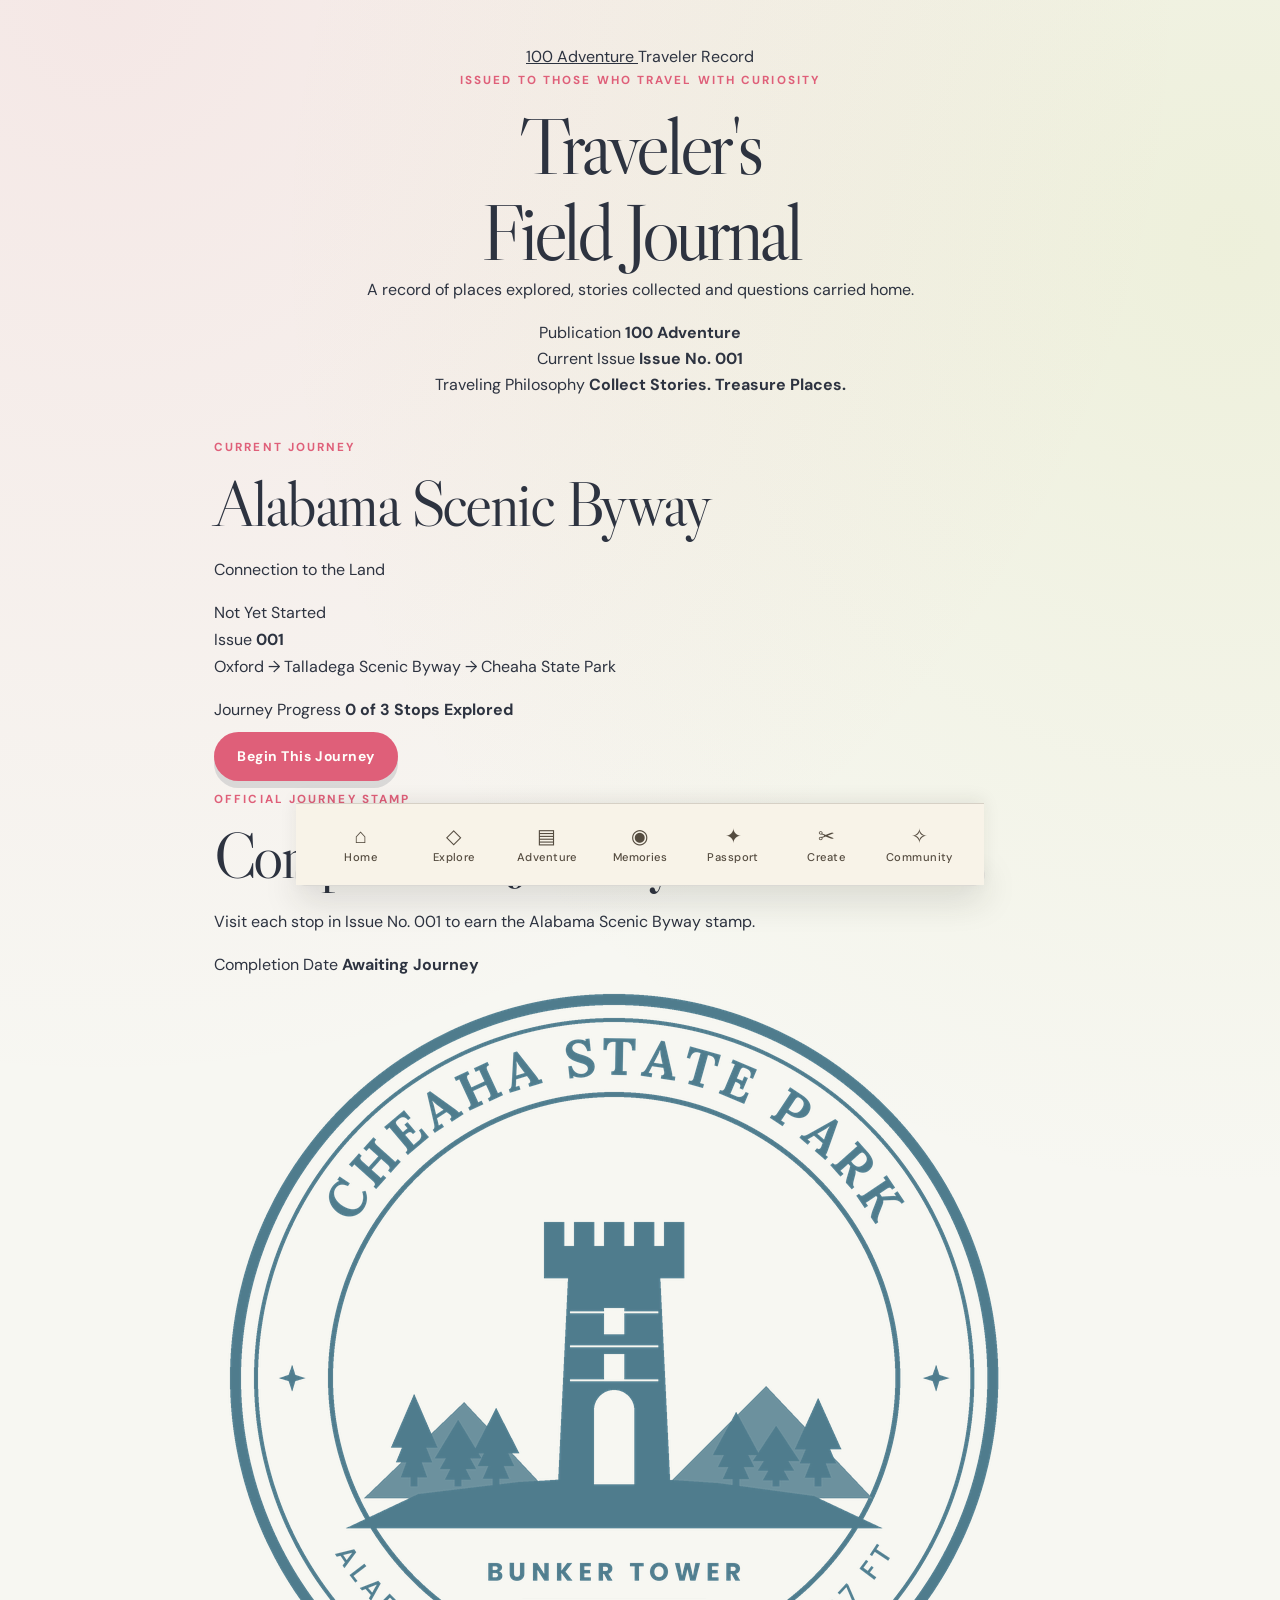
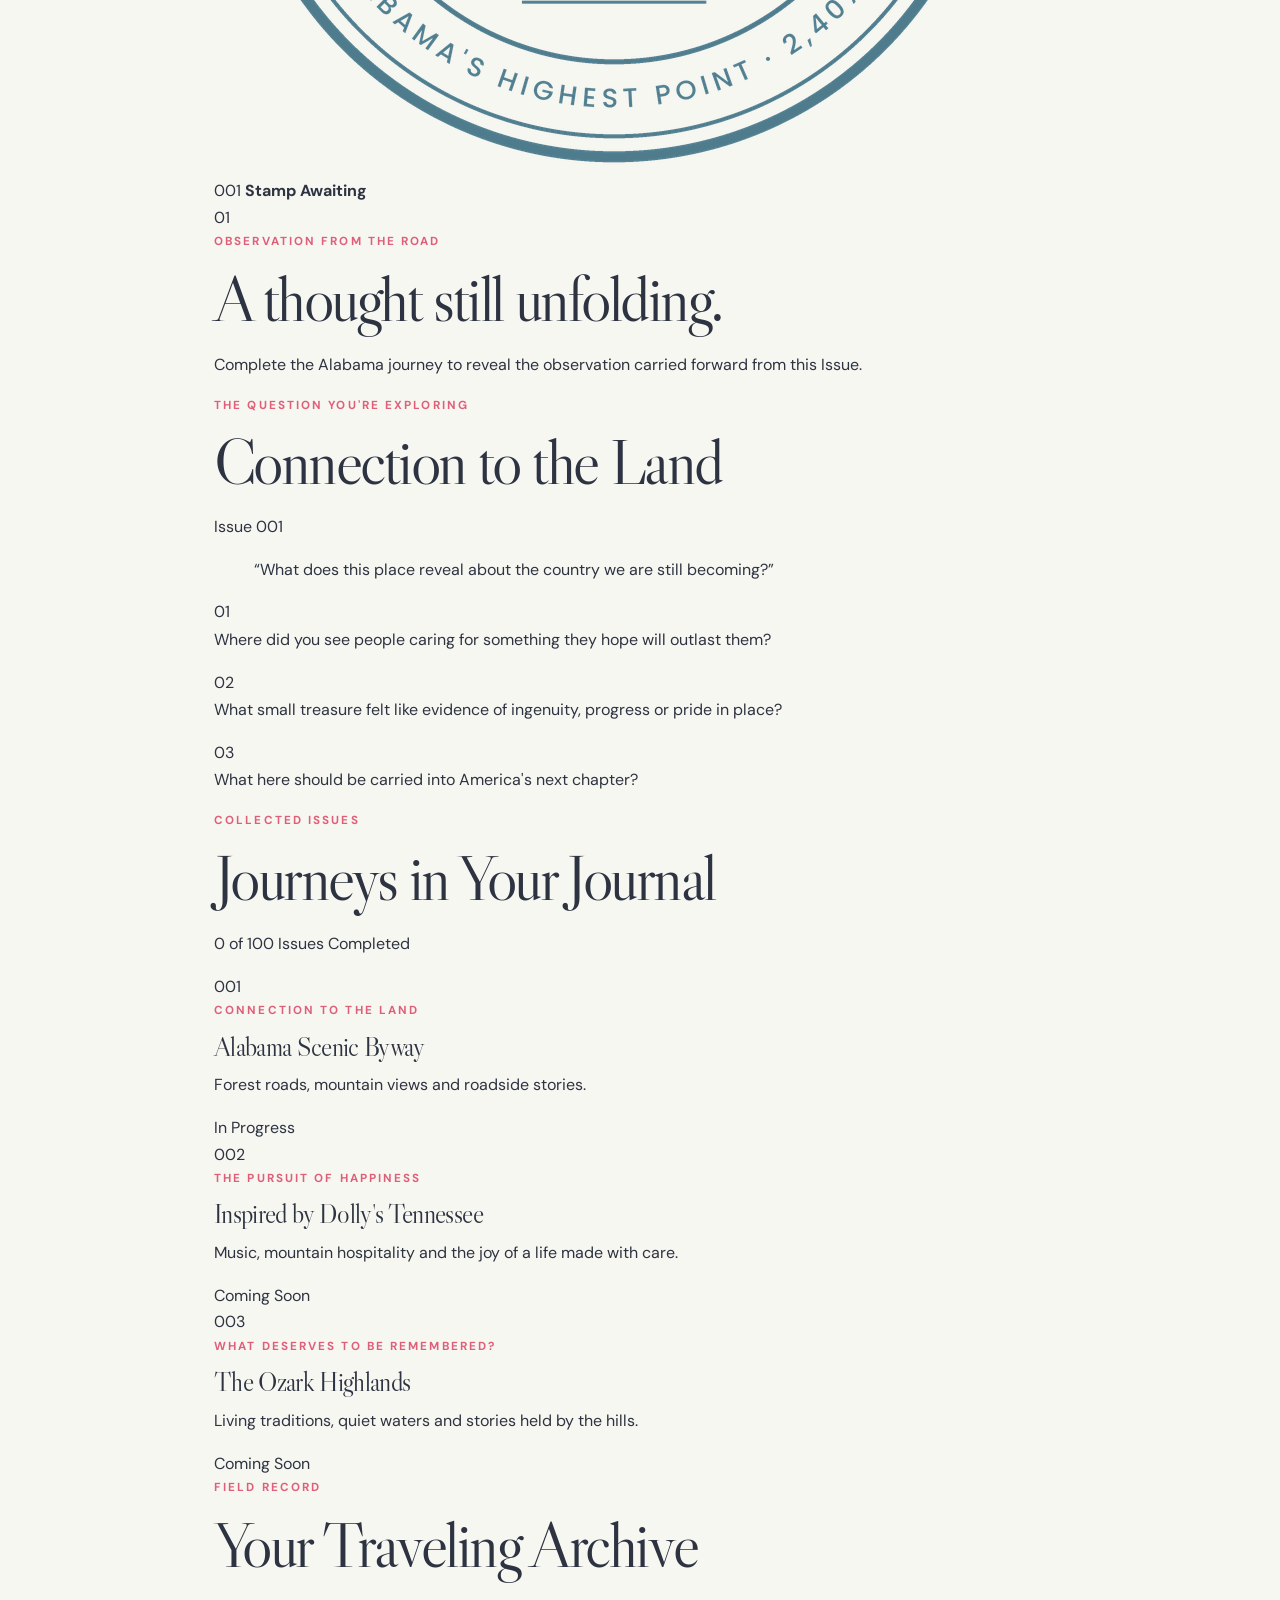
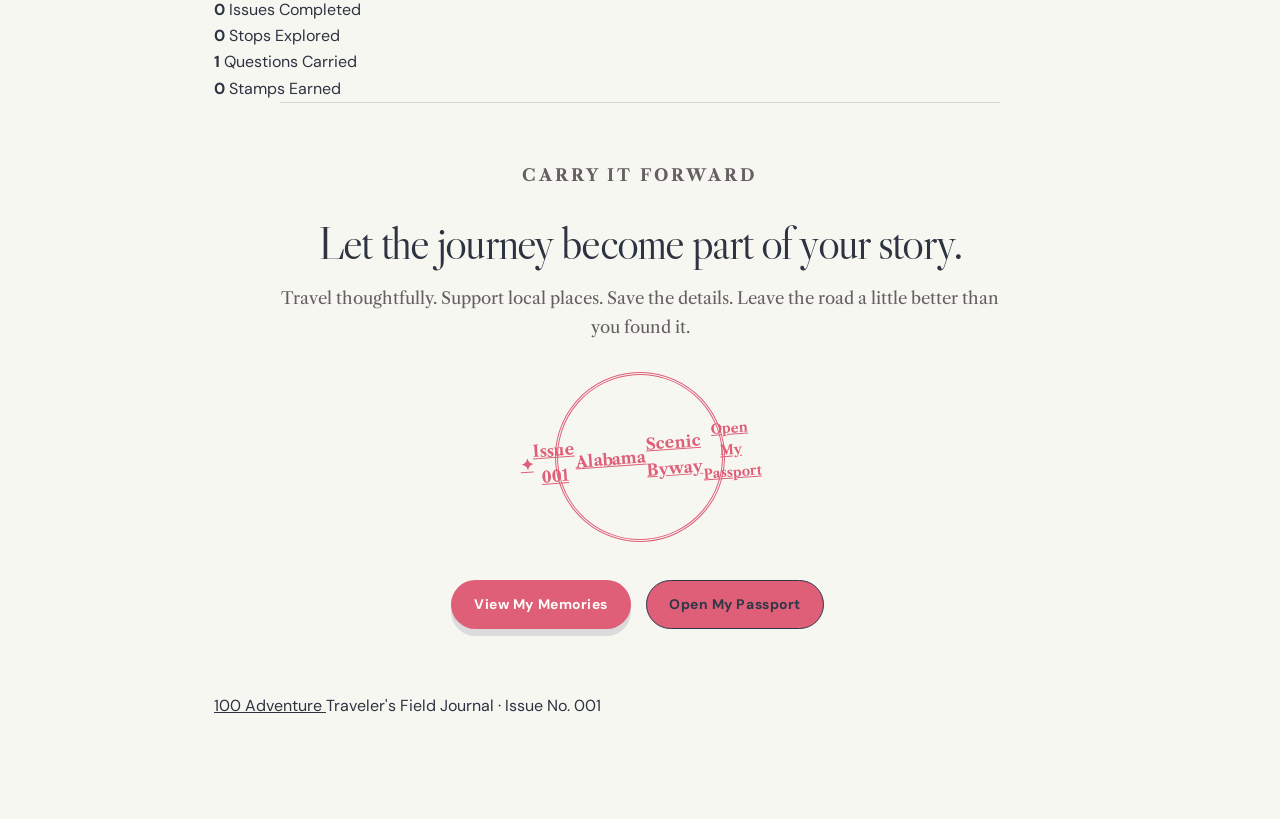
<file: passport.html>
<!DOCTYPE html>
<html lang="en">

<head>

    <meta charset="UTF-8">

    <meta
        name="viewport"
        content="width=device-width, initial-scale=1.0"
    >

    <meta
        name="description"
        content="A personal field journal of journeys, stories, stamps and questions collected through 100 Adventure."
    >

    <title>
        Traveler's Field Journal | 100 Adventure
    </title>

    <link rel="stylesheet" href="style.css">

</head>


<body class="passport-page">


    <main class="passport-shell">


        <!-- PASSPORT HEADER -->

        <header class="passport-header">

            <div class="passport-header__top">

                <a class="passport-wordmark" href="index.html">
                    100 Adventure
                </a>

                <span>
                    Traveler Record
                </span>

            </div>


            <div class="passport-title-block">

                <p class="section-marker">
                    Issued to Those Who Travel with Curiosity
                </p>

                <h1>
                    Traveler's<br>
                    Field Journal
                </h1>

                <p>
                    A record of places explored, stories collected
                    and questions carried home.
                </p>

            </div>


            <div class="passport-identification">

                <div>

                    <span class="passport-field-label">
                        Publication
                    </span>

                    <strong>
                        100 Adventure
                    </strong>

                </div>


                <div>

                    <span class="passport-field-label">
                        Current Issue
                    </span>

                    <strong>
                        Issue No. 001
                    </strong>

                </div>


                <div>

                    <span class="passport-field-label">
                        Traveling Philosophy
                    </span>

                    <strong>
                        Collect Stories. Treasure Places.
                    </strong>

                </div>

            </div>

        </header>



        <!-- CURRENT JOURNEY -->

        <section class="passport-current">

            <div class="passport-section-heading">

                <div>

                    <p class="section-marker">
                        Current Journey
                    </p>

                    <h2>
                        Alabama Scenic Byway
                    </h2>

                    <p>
                        Connection to the Land
                    </p>

                </div>


                <span
                    class="journey-status"
                    id="journeyStatus"
                >
                    Not Yet Started
                </span>

            </div>


            <div class="passport-current__grid">

                <div class="current-issue-number">

                    <span>
                        Issue
                    </span>

                    <strong>
                        001
                    </strong>

                </div>


                <div class="current-journey-details">

                    <p class="passport-route">
                        Oxford → Talladega Scenic Byway → Cheaha State Park
                    </p>


                    <div class="passport-progress">

                        <div class="passport-progress__heading">

                            <span>
                                Journey Progress
                            </span>

                            <strong id="passportProgressText">
                                0 of 3 Stops Explored
                            </strong>

                        </div>


                        <div class="passport-progress__track">

                            <div
                                class="passport-progress__bar"
                                id="passportProgressBar"
                            ></div>

                        </div>

                    </div>


                    <a
                        class="button"
                        href="adventure.html"
                        id="continueJourneyLink"
                    >
                        Begin This Journey
                    </a>

                </div>

            </div>

        </section>



        <!-- OFFICIAL STAMP -->

        <section class="stamp-section">

            <div class="stamp-section__copy">

                <p class="section-marker">
                    Official Journey Stamp
                </p>

                <h2 id="stampHeading">
                    Complete the Journey
                </h2>

                <p id="stampDescription">
                    Visit each stop in Issue No. 001 to earn the
                    Alabama Scenic Byway stamp.
                </p>


                <div class="stamp-completion-record">

                    <span class="passport-field-label">
                        Completion Date
                    </span>

                    <strong id="completionDate">
                        Awaiting Journey
                    </strong>

                </div>

            </div>


            <div
                class="official-stamp official-stamp--locked"
                id="officialStamp"
            >

                <img
                    src="images/cheaha-stamp.png"
                    alt="Alabama Scenic Byway passport stamp"
                    class="official-stamp__image"
                >

                <div
                    class="official-stamp__lock"
                    id="stampLock"
                    aria-hidden="true"
                >
                    <span>
                        001
                    </span>

                    <strong>
                        Stamp Awaiting
                    </strong>
                </div>

            </div>

        </section>



        <!-- OBSERVATION EARNED -->

        <section class="observation-section">

            <div class="observation-number">
                01
            </div>


            <div>

                <p class="section-marker">
                    Observation from the Road
                </p>

                <h2 id="observationTitle">
                    A thought still unfolding.
                </h2>

                <p id="observationText">
                    Complete the Alabama journey to reveal the
                    observation carried forward from this Issue.
                </p>

            </div>

        </section>



        <!-- QUESTIONS -->

        <section class="passport-reflection">

            <div class="passport-section-heading">

                <div>

                    <p class="section-marker">
                        The Question You're Exploring
                    </p>

                    <h2>
                        Connection to the Land
                    </h2>

                </div>

                <span>
                    Issue 001
                </span>

            </div>


            <blockquote>
                “What does this place reveal about the country
                we are still becoming?”
            </blockquote>


            <div class="reflection-prompts">

                <article>

                    <span>
                        01
                    </span>

                    <p>
                        Where did you see people caring for something
                        they hope will outlast them?
                    </p>

                </article>


                <article>

                    <span>
                        02
                    </span>

                    <p>
                        What small treasure felt like evidence of
                        ingenuity, progress or pride in place?
                    </p>

                </article>


                <article>

                    <span>
                        03
                    </span>

                    <p>
                        What here should be carried into America's
                        next chapter?
                    </p>

                </article>

            </div>

        </section>



        <!-- COLLECTED ISSUES -->

        <section class="collected-issues">

            <div class="passport-section-heading">

                <div>

                    <p class="section-marker">
                        Collected Issues
                    </p>

                    <h2>
                        Journeys in Your Journal
                    </h2>

                </div>


                <p id="issuesSummary">
                    0 of 100 Issues Completed
                </p>

            </div>


            <div class="passport-issue-list">


                <article class="passport-issue-entry">

                    <div class="passport-issue-entry__number">
                        001
                    </div>


                    <div class="passport-issue-entry__content">

                        <p class="section-marker">
                            Connection to the Land
                        </p>

                        <h3>
                            Alabama Scenic Byway
                        </h3>

                        <p>
                            Forest roads, mountain views and
                            roadside stories.
                        </p>

                    </div>


                    <div
                        class="passport-issue-entry__status"
                        id="alabamaIssueStatus"
                    >
                        In Progress
                    </div>

                </article>



                <article class="passport-issue-entry passport-issue-entry--future">

                    <div class="passport-issue-entry__number">
                        002
                    </div>


                    <div class="passport-issue-entry__content">

                        <p class="section-marker">
                            The Pursuit of Happiness
                        </p>

                        <h3>
                            Inspired by Dolly's Tennessee
                        </h3>

                        <p>
                            Music, mountain hospitality and
                            the joy of a life made with care.
                        </p>

                    </div>


                    <div class="passport-issue-entry__status">
                        Coming Soon
                    </div>

                </article>



                <article class="passport-issue-entry passport-issue-entry--future">

                    <div class="passport-issue-entry__number">
                        003
                    </div>


                    <div class="passport-issue-entry__content">

                        <p class="section-marker">
                            What Deserves to Be Remembered?
                        </p>

                        <h3>
                            The Ozark Highlands
                        </h3>

                        <p>
                            Living traditions, quiet waters
                            and stories held by the hills.
                        </p>

                    </div>


                    <div class="passport-issue-entry__status">
                        Coming Soon
                    </div>

                </article>


            </div>

        </section>



        <!-- FIELD RECORD -->

        <section class="field-record">

            <div>

                <p class="section-marker">
                    Field Record
                </p>

                <h2>
                    Your Traveling Archive
                </h2>

            </div>


            <div class="field-record__grid">

                <article>

                    <strong id="completedIssueCount">
                        0
                    </strong>

                    <span>
                        Issues Completed
                    </span>

                </article>


                <article>

                    <strong id="exploredStopCount">
                        0
                    </strong>

                    <span>
                        Stops Explored
                    </span>

                </article>


                <article>

                    <strong>
                        1
                    </strong>

                    <span>
                        Questions Carried
                    </span>

                </article>


                <article>

                    <strong id="earnedStampCount">
                        0
                    </strong>

                    <span>
                        Stamps Earned
                    </span>

                </article>

            </div>

        </section>

<!-- ISSUE CLOSING -->

<section class="issue-closing">

    <p class="section-marker">
        Carry It Forward
    </p>

    <h2>
        Let the journey become part of your story.
    </h2>

    <p>
        Travel thoughtfully. Support local places.
        Save the details. Leave the road a little better
        than you found it.
    </p>

    <a
        class="passport-stamp"
        href="./passport.html"
        aria-label="Open My Passport"
    >
        <span class="passport-stamp__icon" aria-hidden="true">
            ✦
        </span>

        <span class="passport-stamp__issue">
            Issue 001
        </span>

        <strong>
            Alabama
        </strong>

        <span>
            Scenic Byway
        </span>

        <small>
            Open My Passport
        </small>
    </a>

    <div class="issue-closing__actions">

        <a
            class="button"
            href="./memories.html"
        >
            View My Memories
        </a>

        <a
            class="button button--outline"
            href="./passport.html"
        >
            Open My Passport
        </a>

    </div>

</section>




        <footer class="passport-colophon">

            <a href="index.html">
                100 Adventure
            </a>

            <span>
                Traveler's Field Journal · Issue No. 001
            </span>

        </footer>


    </main>



    <!-- BOTTOM NAVIGATION -->

    <nav class="nav" aria-label="Main navigation">

       <nav class="bottom-nav">

    <a href="index.html" class="nav-item">
        <span class="nav-icon">⌂</span>
        <span class="nav-label">Home</span>
    </a>

    <a href="explore.html" class="nav-item">
        <span class="nav-icon">◇</span>
        <span class="nav-label">Explore</span>
    </a>

    <a href="adventure.html" class="nav-item">
        <span class="nav-icon">▤</span>
        <span class="nav-label">Adventure</span>
    </a>

    <a href="memories.html" class="nav-item">
        <span class="nav-icon">◉</span>
        <span class="nav-label">Memories</span>
    </a>

    <a href="passport.html" class="nav-item">
        <span class="nav-icon">✦</span>
        <span class="nav-label">Passport</span>
    </a>

    <a href="create.html" class="nav-item">
        <span class="nav-icon">✂</span>
        <span class="nav-label">Create</span>
    </a>

    <a href="community.html" class="nav-item">
        <span class="nav-icon">✧</span>
        <span class="nav-label">Community</span>
    </a>


    </nav>



    <script>

        const adventureId =
            "alabama-scenic-byway";

        const totalStops =
            3;

        const visitedStorageKey =
            `visitedStops-${adventureId}`;

        const startedStorageKey =
            `journeyStarted-${adventureId}`;

        const completionStorageKey =
            `completionDate-${adventureId}`;



        function loadPassportProgress() {

            let visitedStops = [];


            try {

                const savedProgress =
                    localStorage.getItem(
                        visitedStorageKey
                    );

                if (savedProgress) {

                    const parsedProgress =
                        JSON.parse(savedProgress);

                    if (Array.isArray(parsedProgress)) {

                        visitedStops =
                            parsedProgress.filter(
                                function (stopIndex) {

                                    return (
                                        Number.isInteger(stopIndex) &&
                                        stopIndex >= 0 &&
                                        stopIndex < totalStops
                                    );

                                }
                            );

                    }

                }

            } catch (error) {

                console.error(
                    "Unable to read passport progress:",
                    error
                );

            }


            const visitedCount =
                new Set(visitedStops).size;

            const journeyStarted =
                localStorage.getItem(
                    startedStorageKey
                ) === "true" ||
                visitedCount > 0;

            const journeyComplete =
                visitedCount === totalStops;


            if (
                journeyComplete &&
                !localStorage.getItem(
                    completionStorageKey
                )
            ) {

                const completionDate =
                    new Date().toLocaleDateString(
                        "en-US",
                        {
                            month: "long",
                            year: "numeric"
                        }
                    );

                localStorage.setItem(
                    completionStorageKey,
                    completionDate
                );

            }


            updatePassportDisplay({
                visitedCount,
                journeyStarted,
                journeyComplete
            });

        }



        function updatePassportDisplay(progress) {

            const percentage =
                (
                    progress.visitedCount /
                    totalStops
                ) * 100;


            setText(
                "passportProgressText",
                `${progress.visitedCount} of ${totalStops} Stops Explored`
            );


            setText(
                "exploredStopCount",
                progress.visitedCount
            );


            document
                .getElementById(
                    "passportProgressBar"
                )
                .style.width =
                `${percentage}%`;


            const journeyStatus =
                document.getElementById(
                    "journeyStatus"
                );

            const continueLink =
                document.getElementById(
                    "continueJourneyLink"
                );


            if (progress.journeyComplete) {

                journeyStatus.textContent =
                    "Journey Complete";

                journeyStatus.classList.add(
                    "journey-status--complete"
                );

                continueLink.textContent =
                    "Revisit This Issue";

            } else if (progress.journeyStarted) {

                journeyStatus.textContent =
                    "Journey in Progress";

                continueLink.textContent =
                    "Continue This Journey";

            } else {

                journeyStatus.textContent =
                    "Not Yet Started";

                continueLink.textContent =
                    "Begin This Journey";

            }


            updateStamp(
                progress.journeyComplete
            );

        }



        function updateStamp(isComplete) {

            const stamp =
                document.getElementById(
                    "officialStamp"
                );

            const stampLock =
                document.getElementById(
                    "stampLock"
                );


            if (isComplete) {

                stamp.classList.remove(
                    "official-stamp--locked"
                );

                stamp.classList.add(
                    "official-stamp--earned"
                );

                stampLock.style.display =
                    "none";


                setText(
                    "stampHeading",
                    "Alabama Scenic Byway"
                );

                setText(
                    "stampDescription",
                    "You completed Issue No. 001 and earned its official journey stamp."
                );

                setText(
                    "completionDate",
                    localStorage.getItem(
                        completionStorageKey
                    ) || "Journey Complete"
                );

                setText(
                    "observationTitle",
                    "You noticed the land before the destination."
                );

                setText(
                    "observationText",
                    "This Issue reflects a traveler who pauses to understand how landscape, work and memory shape a place."
                );

                setText(
                    "alabamaIssueStatus",
                    "Stamp Earned"
                );

                setText(
                    "issuesSummary",
                    "1 of 100 Issues Completed"
                );

                setText(
                    "completedIssueCount",
                    "1"
                );

                setText(
                    "earnedStampCount",
                    "1"
                );

            } else {

                setText(
                    "completionDate",
                    "Awaiting Journey"
                );

                setText(
                    "alabamaIssueStatus",
                    "In Progress"
                );

                setText(
                    "issuesSummary",
                    "0 of 100 Issues Completed"
                );

                setText(
                    "completedIssueCount",
                    "0"
                );

                setText(
                    "earnedStampCount",
                    "0"
                );

            }

        }



        function setText(elementId, value) {

            const element =
                document.getElementById(
                    elementId
                );

            if (element) {

                element.textContent =
                    value;

            }

        }



        loadPassportProgress();


        window.addEventListener(
            "storage",
            loadPassportProgress
        );

    </script>


</body>

</html>
</file>
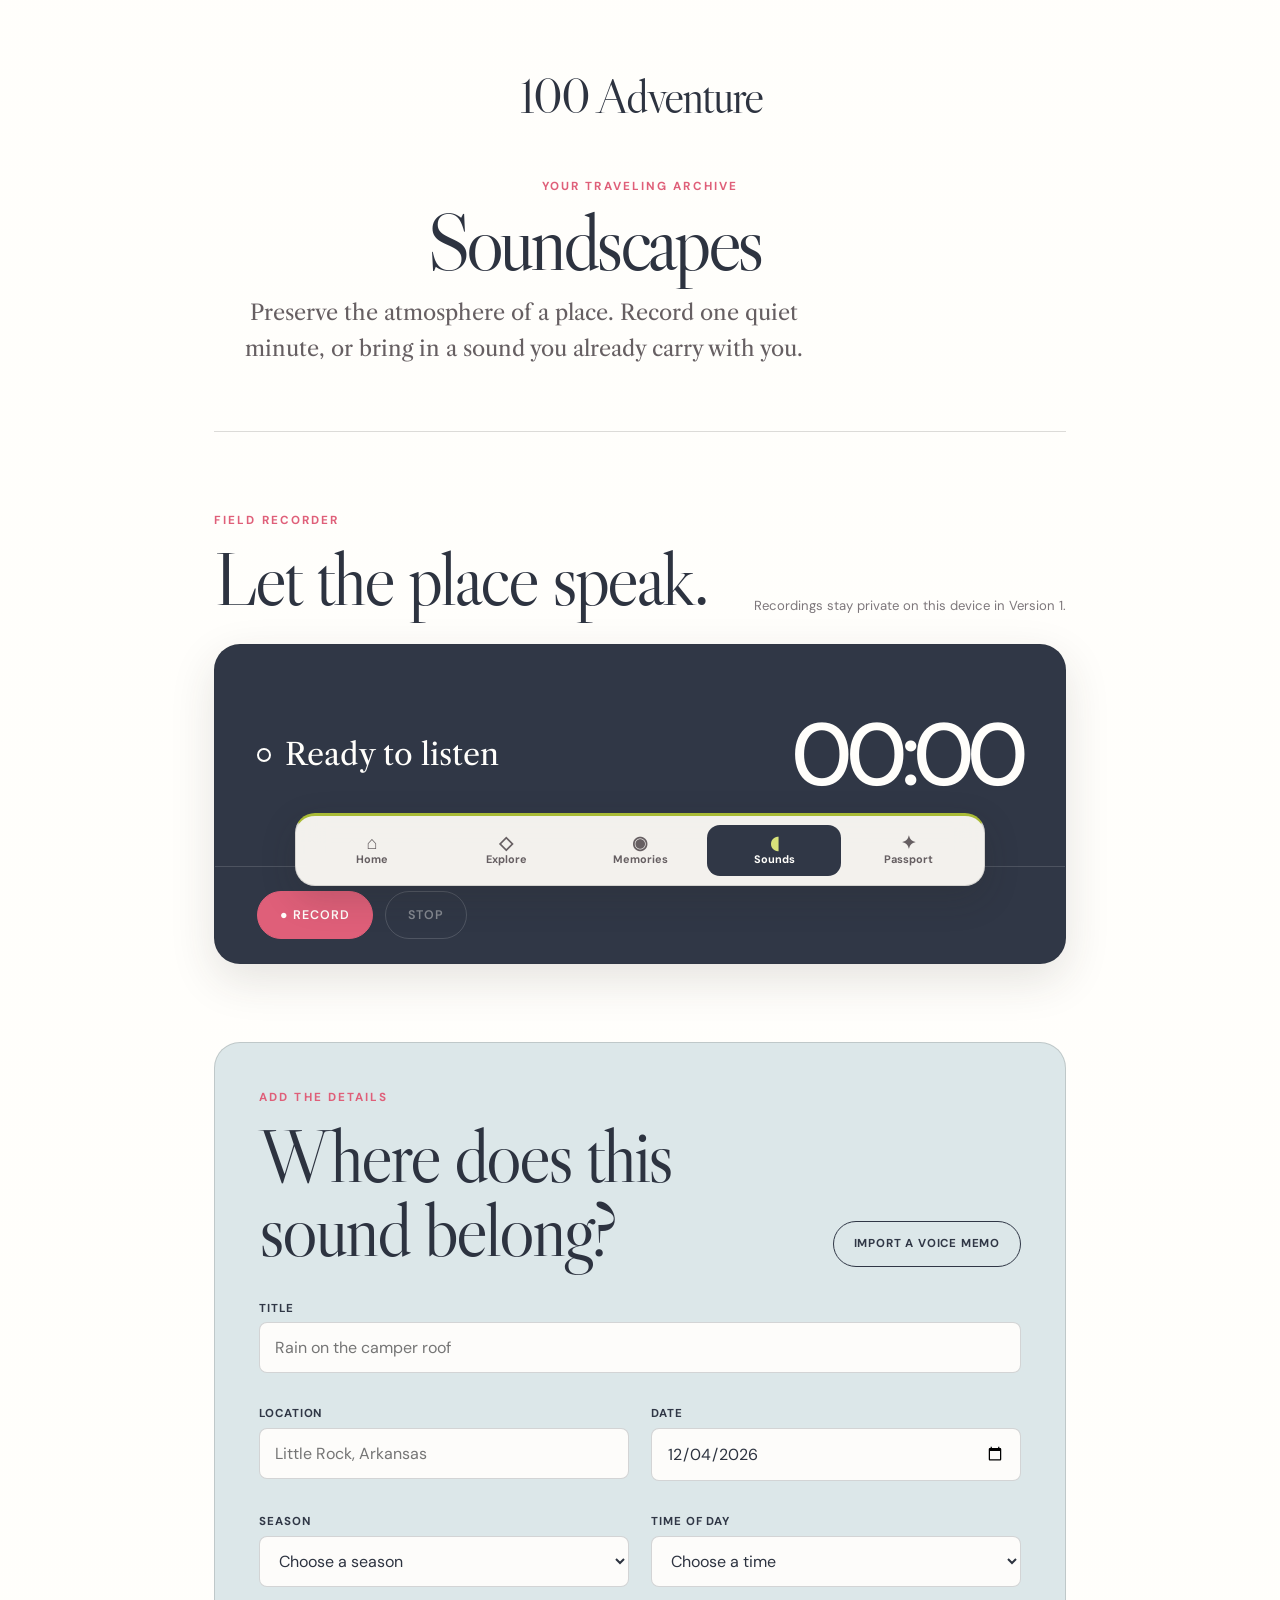
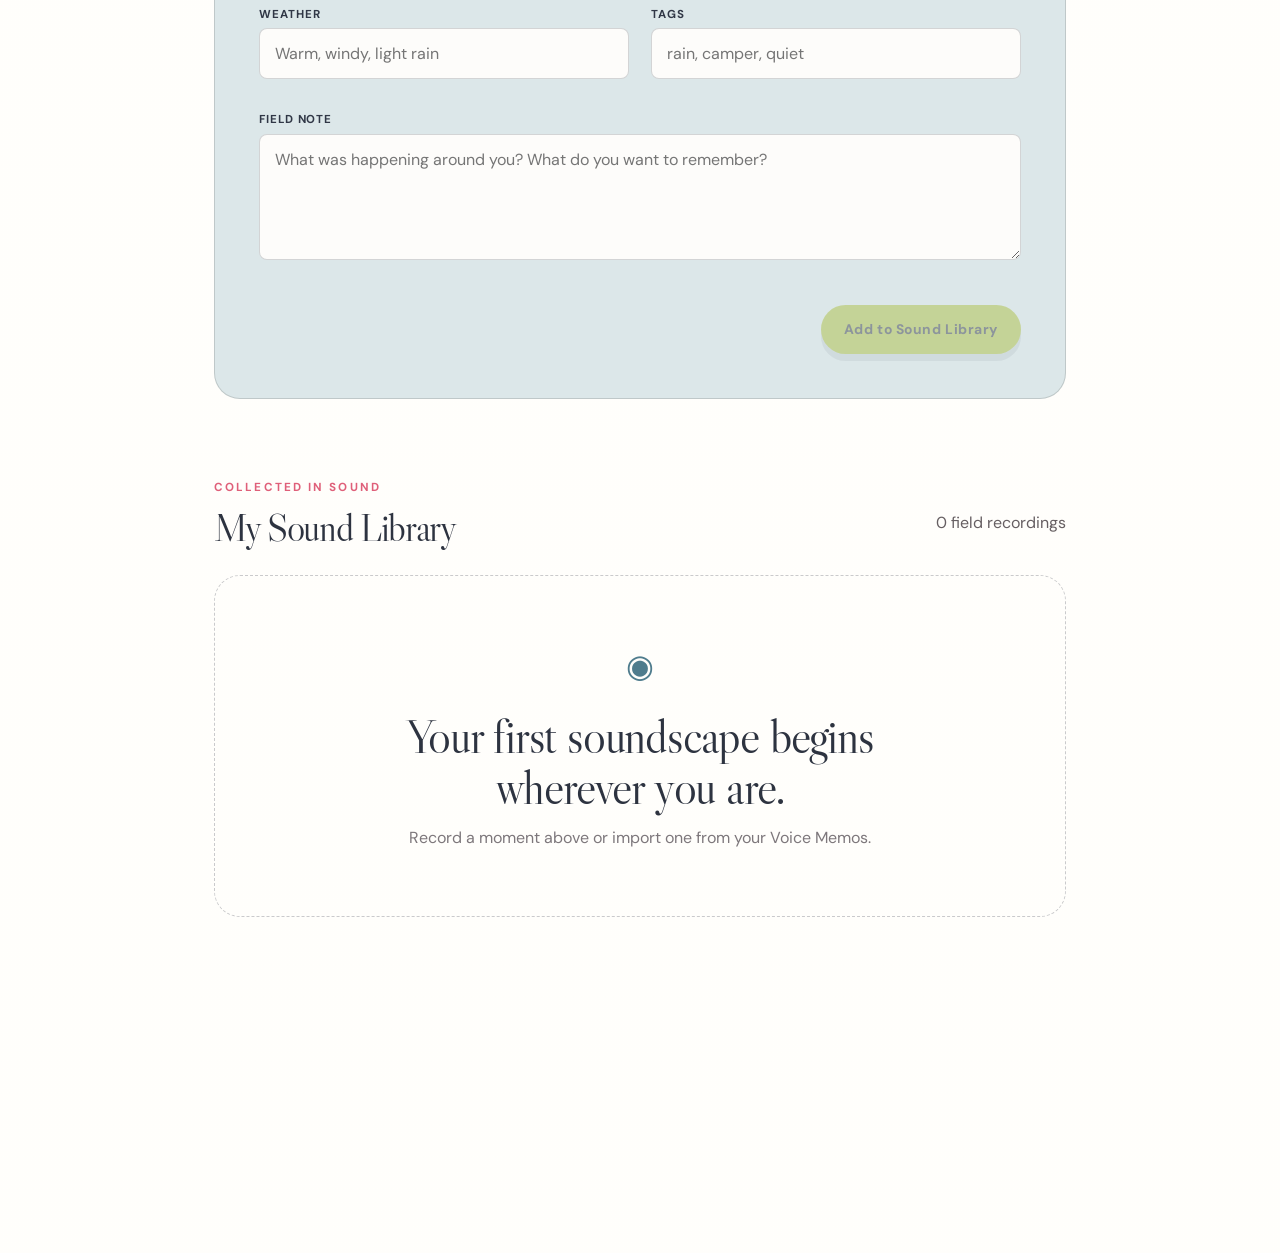
<file: soundscapes.html>
<!DOCTYPE html>
<html lang="en">
<head>
    <meta charset="UTF-8">
    <meta name="viewport" content="width=device-width, initial-scale=1.0">

    <meta
        name="description"
        content="Record and collect the sounds of your adventures with 100 Adventure Soundscapes."
    >

    <title>Soundscapes | 100 Adventure</title>

    <link rel="stylesheet" href="style.css">
</head>

<body class="soundscapes-page">

    <main class="soundscapes-shell">

        <header class="soundscapes-header">

            <a class="wordmark" href="index.html">
                100 Adventure
            </a>

            <p class="section-marker">
                Your Traveling Archive
            </p>

            <h1>
                Soundscapes
            </h1>

            <p class="soundscapes-intro">
                Preserve the atmosphere of a place. Record one quiet minute,
                or bring in a sound you already carry with you.
            </p>

        </header>


        <!-- FIELD RECORDER -->

        <section
            class="soundscape-studio"
            aria-labelledby="studio-title"
        >

            <div class="soundscape-studio__heading">

                <div>

                    <p class="section-marker">
                        Field Recorder
                    </p>

                    <h2 id="studio-title">
                        Let the place speak.
                    </h2>

                </div>

                <p
                    id="recorderSupport"
                    class="recorder-support"
                    role="status"
                ></p>

            </div>


            <div class="recorder-panel">

                <div
                    class="recorder-display"
                    aria-live="polite"
                >

                    <span
                        id="recordingDot"
                        class="recording-dot"
                        aria-hidden="true"
                    ></span>

                    <span id="recordingStatus">
                        Ready to listen
                    </span>

                    <strong id="recordingTime">
                        00:00
                    </strong>

                </div>


                <div class="recorder-actions">

                    <button
                        id="recordButton"
                        class="sound-button sound-button--record"
                        type="button"
                    >
                        <span aria-hidden="true">●</span>
                        Record
                    </button>

                    <button
                        id="stopButton"
                        class="sound-button"
                        type="button"
                        disabled
                    >
                        Stop
                    </button>

                    <button
                        id="discardButton"
                        class="sound-button sound-button--quiet"
                        type="button"
                        hidden
                    >
                        Discard
                    </button>

                </div>


                <div
                    id="recordingPreview"
                    class="recording-preview"
                    hidden
                >

                    <p class="section-marker">
                        New Recording
                    </p>

                    <audio
                        id="previewAudio"
                        controls
                    ></audio>

                </div>

            </div>

        </section>


        <!-- DETAILS FORM -->

        <section
            class="soundscape-form-section"
            aria-labelledby="details-title"
        >

            <div class="soundscape-form-heading">

                <div>

                    <p class="section-marker">
                        Add the Details
                    </p>

                    <h2 id="details-title">
                        Where does this sound belong?
                    </h2>

                </div>


                <label class="import-audio">

                    <input
                        id="audioUpload"
                        type="file"
                        accept="audio/*,.m4a,.mp3,.wav,.aac,.ogg,.webm"
                    >

                    <span>
                        Import a Voice Memo
                    </span>

                </label>

            </div>


            <form
                id="soundscapeForm"
                class="soundscape-form"
            >

                <div class="form-field form-field--wide">

                    <label for="soundTitle">
                        Title
                    </label>

                    <input
                        id="soundTitle"
                        name="title"
                        type="text"
                        maxlength="80"
                        placeholder="Rain on the camper roof"
                        required
                    >

                </div>


                <div class="form-field">

                    <label for="soundLocation">
                        Location
                    </label>

                    <input
                        id="soundLocation"
                        name="location"
                        type="text"
                        maxlength="100"
                        placeholder="Little Rock, Arkansas"
                    >

                </div>


                <div class="form-field">

                    <label for="soundDate">
                        Date
                    </label>

                    <input
                        id="soundDate"
                        name="date"
                        type="date"
                    >

                </div>


                <div class="form-field">

                    <label for="soundSeason">
                        Season
                    </label>

                    <select
                        id="soundSeason"
                        name="season"
                    >
                        <option value="">
                            Choose a season
                        </option>

                        <option>Spring</option>
                        <option>Summer</option>
                        <option>Autumn</option>
                        <option>Winter</option>
                    </select>

                </div>


                <div class="form-field">

                    <label for="soundTimeOfDay">
                        Time of day
                    </label>

                    <select
                        id="soundTimeOfDay"
                        name="timeOfDay"
                    >
                        <option value="">
                            Choose a time
                        </option>

                        <option>Dawn</option>
                        <option>Morning</option>
                        <option>Afternoon</option>
                        <option>Evening</option>
                        <option>Night</option>
                    </select>

                </div>


                <div class="form-field">

                    <label for="soundWeather">
                        Weather
                    </label>

                    <input
                        id="soundWeather"
                        name="weather"
                        type="text"
                        maxlength="60"
                        placeholder="Warm, windy, light rain"
                    >

                </div>


                <div class="form-field">

                    <label for="soundTags">
                        Tags
                    </label>

                    <input
                        id="soundTags"
                        name="tags"
                        type="text"
                        maxlength="120"
                        placeholder="rain, camper, quiet"
                    >

                </div>


                <div class="form-field form-field--wide">

                    <label for="soundNote">
                        Field note
                    </label>

                    <textarea
                        id="soundNote"
                        name="note"
                        rows="4"
                        maxlength="500"
                        placeholder="What was happening around you? What do you want to remember?"
                    ></textarea>

                </div>


                <div class="form-actions form-field--wide">

                    <p
                        id="formMessage"
                        class="form-message"
                        role="status"
                    ></p>

                    <button
                        id="saveButton"
                        class="button button--gold"
                        type="submit"
                        disabled
                    >
                        Add to Sound Library
                    </button>

                </div>

            </form>

        </section>


        <!-- SOUND LIBRARY -->

        <section
            class="sound-library"
            aria-labelledby="library-title"
        >

            <div class="section-heading">

                <div>

                    <p class="section-marker">
                        Collected in Sound
                    </p>

                    <h2 id="library-title">
                        My Sound Library
                    </h2>

                </div>

                <p id="soundCount">
                    0 field recordings
                </p>

            </div>


            <div
                id="emptyLibrary"
                class="sound-library-empty"
            >

                <span aria-hidden="true">
                    ◉
                </span>

                <h3>
                    Your first soundscape begins wherever you are.
                </h3>

                <p>
                    Record a moment above or import one from your Voice Memos.
                </p>

            </div>


            <div
                id="soundList"
                class="sound-list"
                aria-live="polite"
            ></div>

        </section>

    </main>


    <!-- BOTTOM NAVIGATION -->

    <nav
        class="nav"
        aria-label="Main navigation"
    >

        <a href="index.html">
            <span aria-hidden="true">⌂</span>
            Home
        </a>

        <a href="adventure.html">
            <span aria-hidden="true">◇</span>
            Explore
        </a>

        <a href="memories.html">
            <span aria-hidden="true">◉</span>
            Memories
        </a>

        <a
            class="nav__active"
            href="soundscapes.html"
        >
            <span aria-hidden="true">◖</span>
            Sounds
        </a>

        <a href="passport.html">
            <span aria-hidden="true">✦</span>
            Passport
        </a>

    </nav>


    <script src="soundscapes.js"></script>

</body>
</html>
</file>
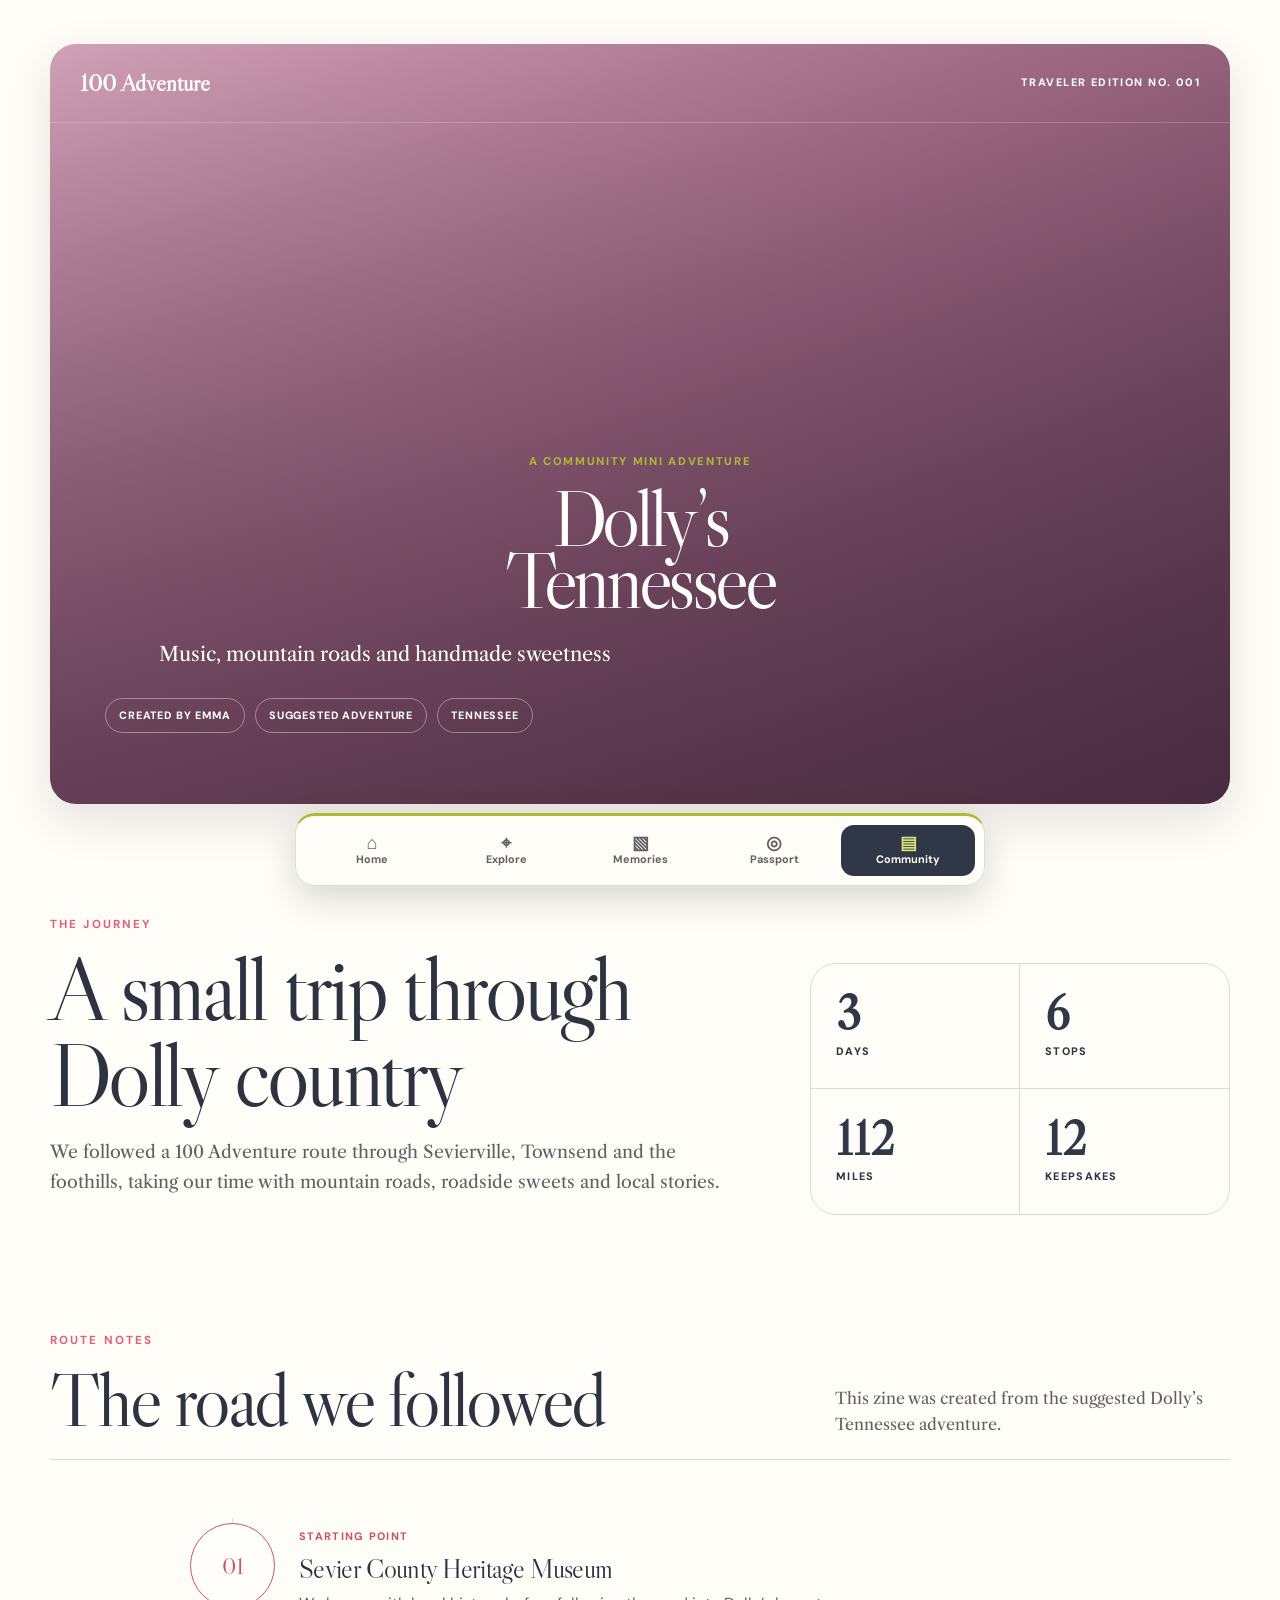
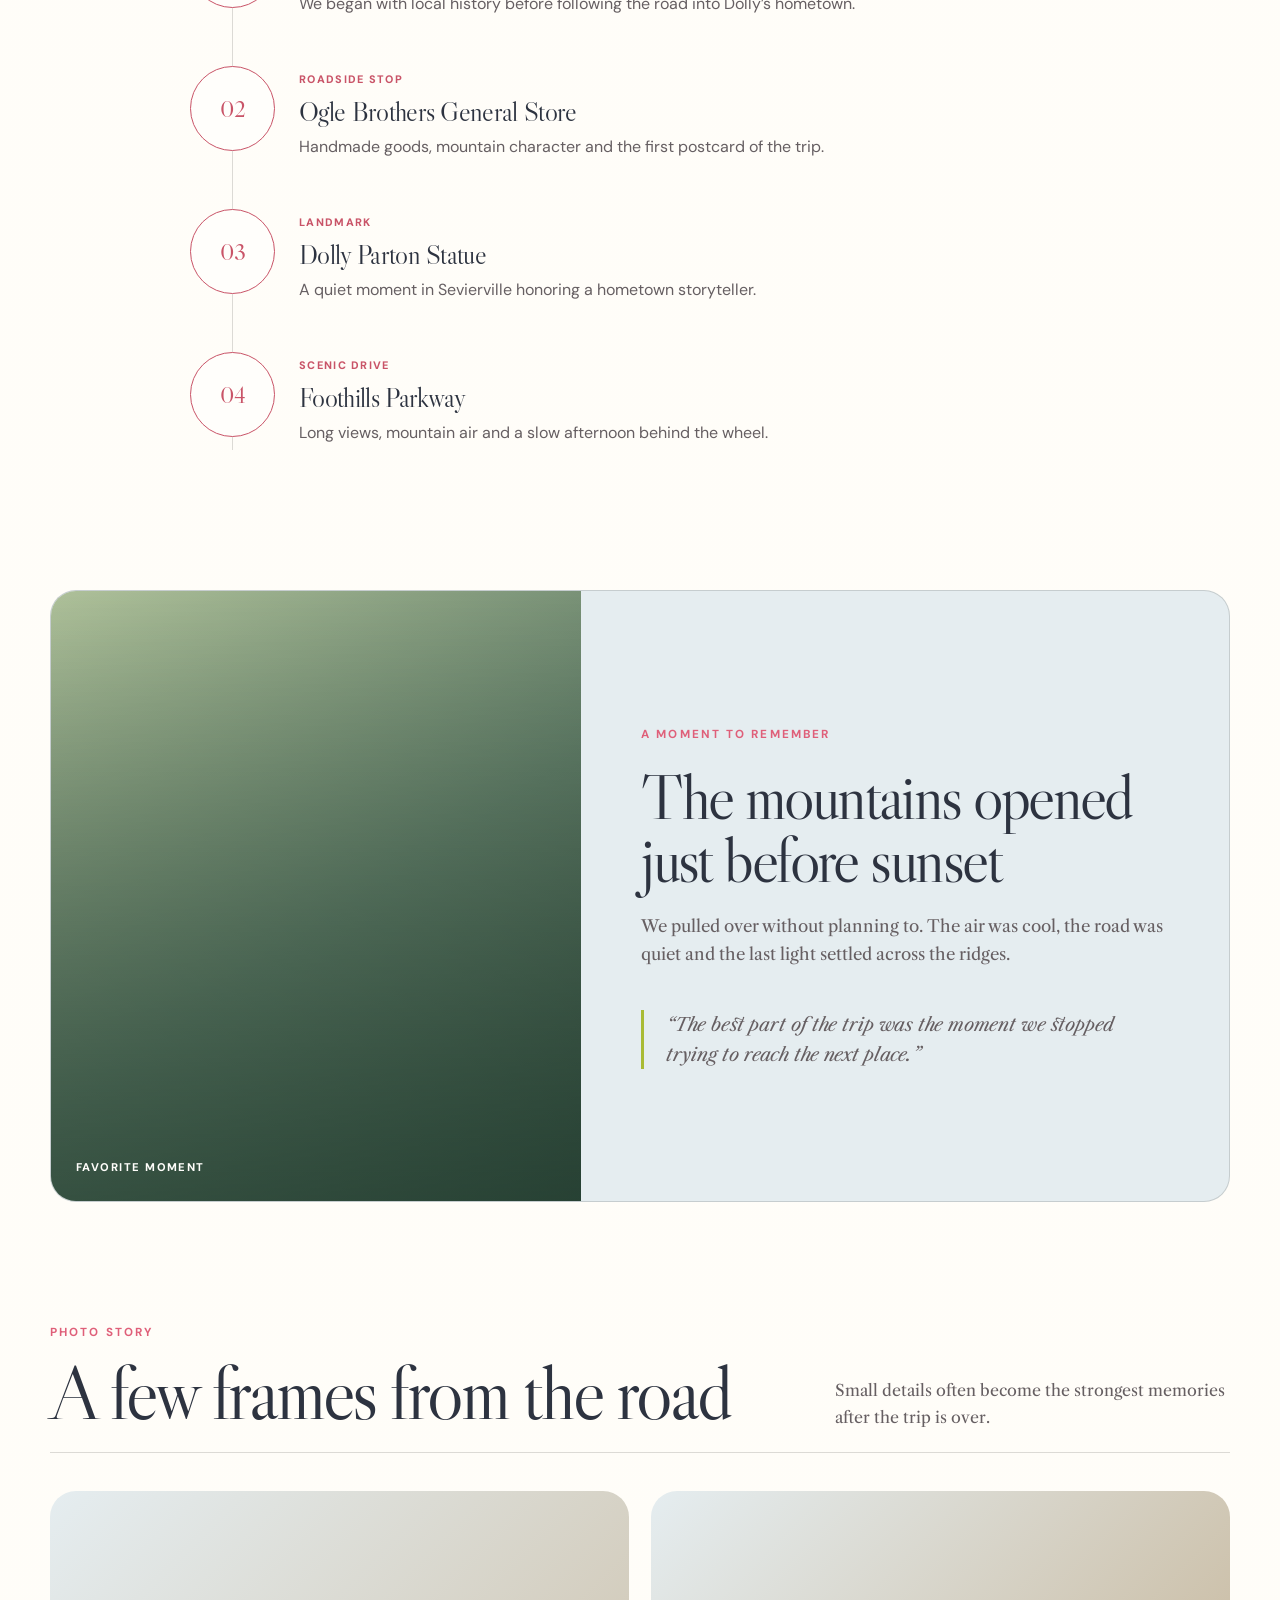
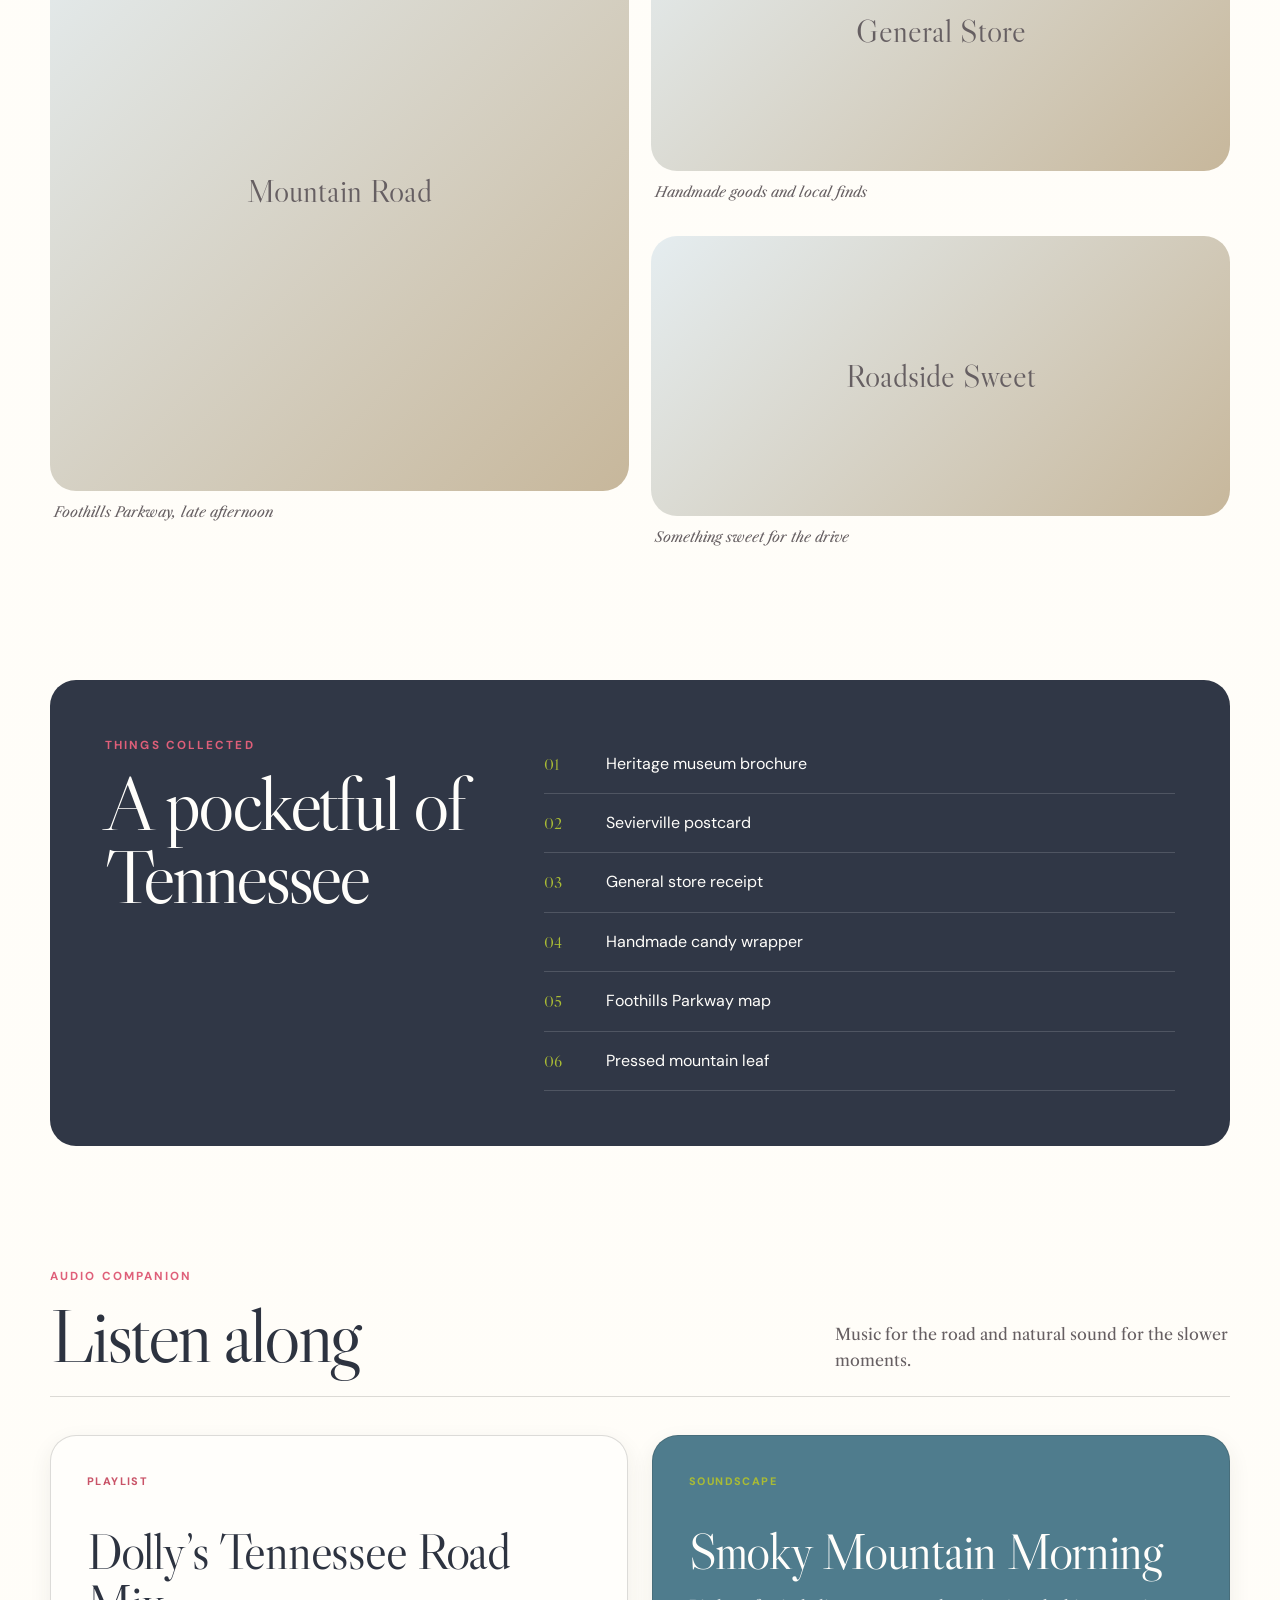
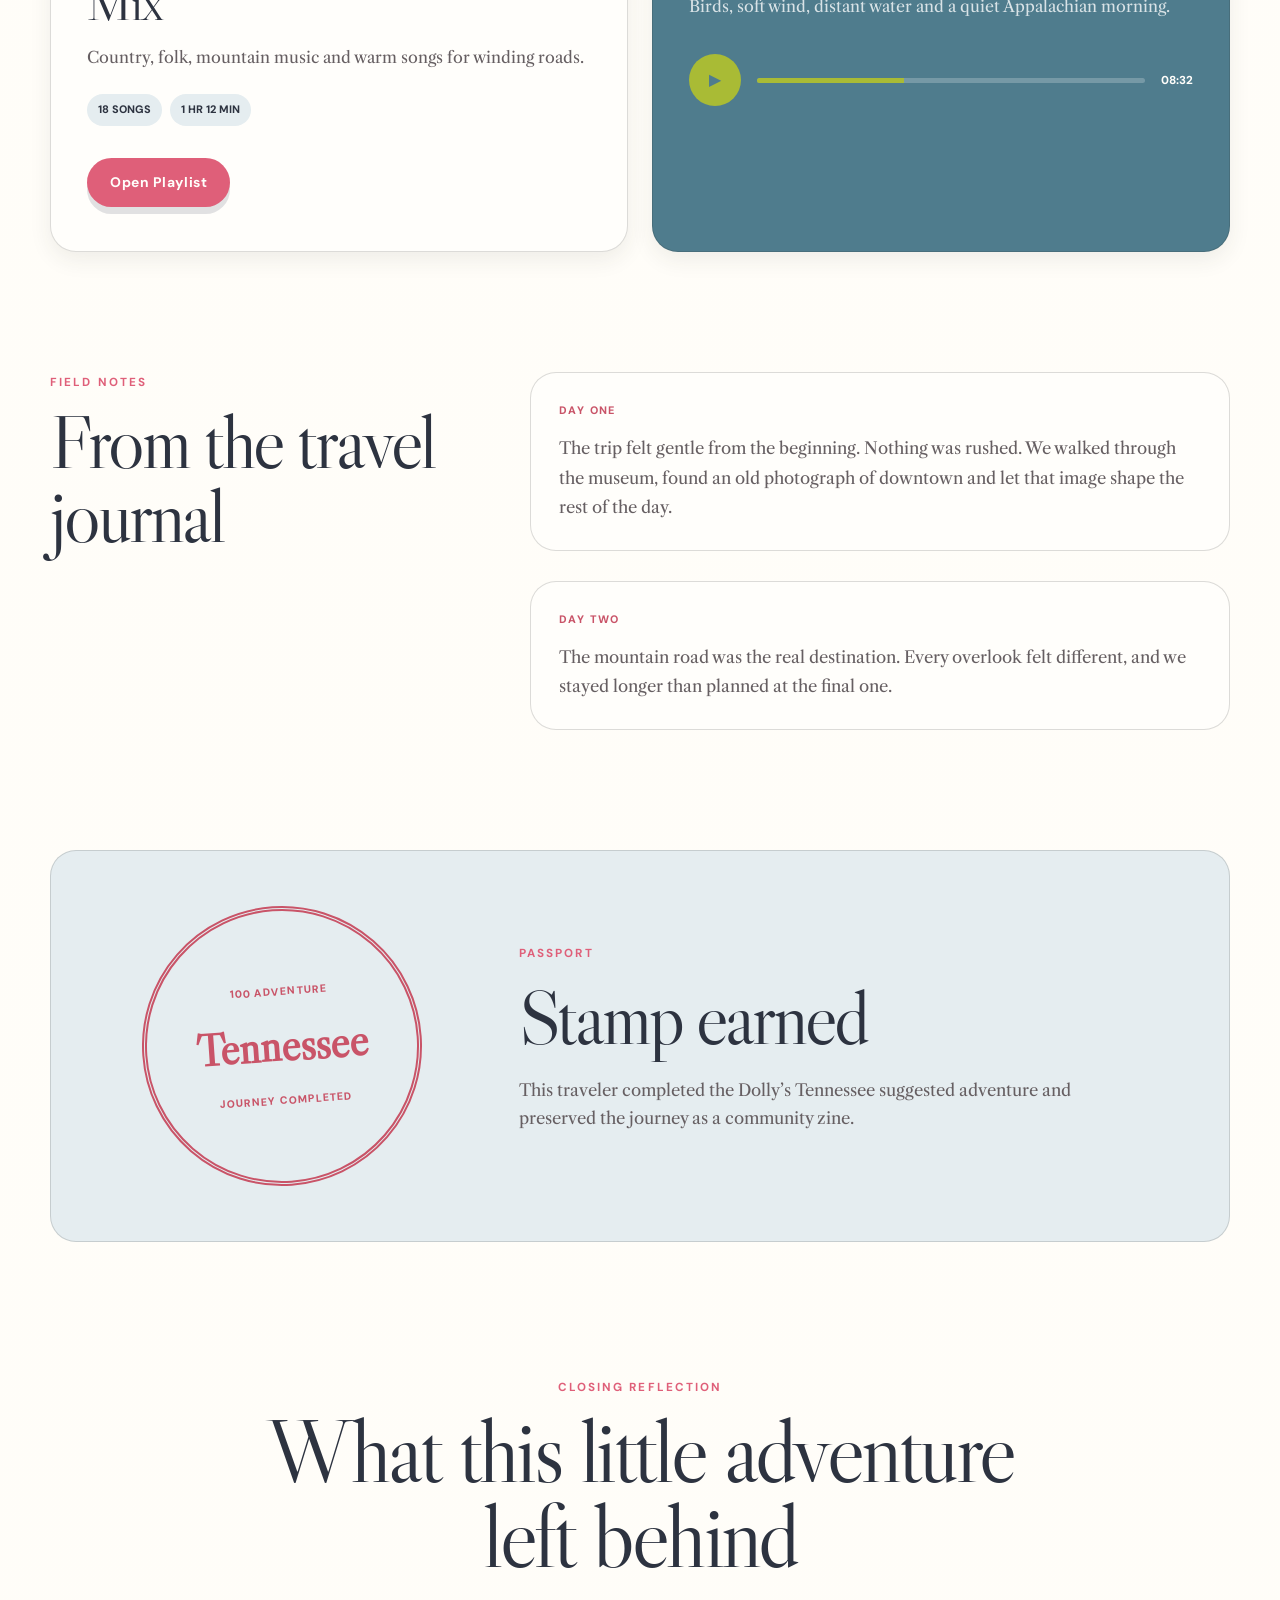
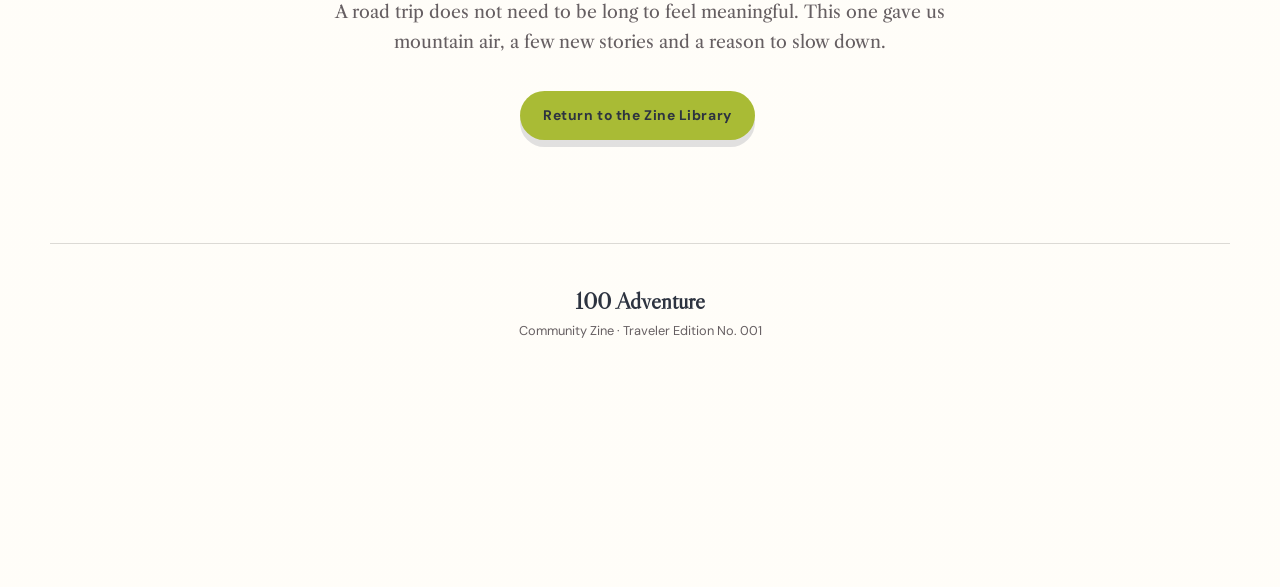
<file: zine.html>
<!DOCTYPE html>
<html lang="en">

<head>

    <meta charset="UTF-8">

    <meta
        name="viewport"
        content="width=device-width, initial-scale=1.0"
    >

    <meta
        name="description"
        content="Read a traveler-created mini adventure zine from the 100 Adventure community."
    >

    <title>Dolly's Tennessee Zine | 100 Adventure</title>

    <link rel="stylesheet" href="style.css">

</head>


<body class="zine-page">

    <main class="zine-shell">

        <!-- ZINE COVER -->

        <header class="zine-cover">

            <div class="zine-cover__top">

                <a
                    class="zine-wordmark"
                    href="community.html"
                >
                    100 Adventure
                </a>

                <span>Traveler Edition No. 001</span>

            </div>


            <div class="zine-cover__content">

                <p class="zine-cover__kicker">
                    A Community Mini Adventure
                </p>

                <h1>
                    Dolly’s<br>
                    Tennessee
                </h1>

                <p class="zine-cover__subtitle">
                    Music, mountain roads and handmade sweetness
                </p>

                <div class="zine-cover__byline">

                    <span>Created by Emma</span>

                    <span>Suggested Adventure</span>

                    <span>Tennessee</span>

                </div>

            </div>

        </header>


        <!-- JOURNEY SUMMARY -->

        <section class="zine-summary">

            <div class="zine-summary__intro">

                <p class="section-marker">
                    The Journey
                </p>

                <h2>
                    A small trip through Dolly country
                </h2>

                <p>
                    We followed a 100 Adventure route through
                    Sevierville, Townsend and the foothills,
                    taking our time with mountain roads,
                    roadside sweets and local stories.
                </p>

            </div>


            <div class="zine-summary__facts">

                <div>
                    <strong>3</strong>
                    <span>Days</span>
                </div>

                <div>
                    <strong>6</strong>
                    <span>Stops</span>
                </div>

                <div>
                    <strong>112</strong>
                    <span>Miles</span>
                </div>

                <div>
                    <strong>12</strong>
                    <span>Keepsakes</span>
                </div>

            </div>

        </section>


        <!-- ROUTE -->

        <section class="zine-section">

            <div class="zine-section__heading">

                <div>

                    <p class="section-marker">
                        Route Notes
                    </p>

                    <h2>
                        The road we followed
                    </h2>

                </div>

                <p>
                    This zine was created from the suggested
                    Dolly’s Tennessee adventure.
                </p>

            </div>


            <div class="zine-route">

                <div class="zine-route__line"></div>


                <article class="zine-route-stop">

                    <span class="zine-route-stop__number">
                        01
                    </span>

                    <div>

                        <p class="zine-route-stop__type">
                            Starting Point
                        </p>

                        <h3>
                            Sevier County Heritage Museum
                        </h3>

                        <p>
                            We began with local history before
                            following the road into Dolly’s hometown.
                        </p>

                    </div>

                </article>


                <article class="zine-route-stop">

                    <span class="zine-route-stop__number">
                        02
                    </span>

                    <div>

                        <p class="zine-route-stop__type">
                            Roadside Stop
                        </p>

                        <h3>
                            Ogle Brothers General Store
                        </h3>

                        <p>
                            Handmade goods, mountain character
                            and the first postcard of the trip.
                        </p>

                    </div>

                </article>


                <article class="zine-route-stop">

                    <span class="zine-route-stop__number">
                        03
                    </span>

                    <div>

                        <p class="zine-route-stop__type">
                            Landmark
                        </p>

                        <h3>
                            Dolly Parton Statue
                        </h3>

                        <p>
                            A quiet moment in Sevierville
                            honoring a hometown storyteller.
                        </p>

                    </div>

                </article>


                <article class="zine-route-stop">

                    <span class="zine-route-stop__number">
                        04
                    </span>

                    <div>

                        <p class="zine-route-stop__type">
                            Scenic Drive
                        </p>

                        <h3>
                            Foothills Parkway
                        </h3>

                        <p>
                            Long views, mountain air and
                            a slow afternoon behind the wheel.
                        </p>

                    </div>

                </article>

            </div>

        </section>


        <!-- FAVORITE MOMENT -->

        <section class="zine-feature">

            <div class="zine-feature__image">

                <span>
                    Favorite Moment
                </span>

            </div>


            <div class="zine-feature__story">

                <p class="section-marker">
                    A Moment to Remember
                </p>

                <h2>
                    The mountains opened just before sunset
                </h2>

                <p>
                    We pulled over without planning to. The air
                    was cool, the road was quiet and the last
                    light settled across the ridges.
                </p>

                <blockquote>
                    “The best part of the trip was the moment
                    we stopped trying to reach the next place.”
                </blockquote>

            </div>

        </section>


        <!-- PHOTO STORY -->

        <section class="zine-section">

            <div class="zine-section__heading">

                <div>

                    <p class="section-marker">
                        Photo Story
                    </p>

                    <h2>
                        A few frames from the road
                    </h2>

                </div>

                <p>
                    Small details often become the strongest
                    memories after the trip is over.
                </p>

            </div>


            <div class="zine-photo-grid">

                <figure class="zine-photo zine-photo--large">

                    <div class="zine-photo__placeholder">
                        Mountain Road
                    </div>

                    <figcaption>
                        Foothills Parkway, late afternoon
                    </figcaption>

                </figure>


                <figure class="zine-photo">

                    <div class="zine-photo__placeholder">
                        General Store
                    </div>

                    <figcaption>
                        Handmade goods and local finds
                    </figcaption>

                </figure>


                <figure class="zine-photo">

                    <div class="zine-photo__placeholder">
                        Roadside Sweet
                    </div>

                    <figcaption>
                        Something sweet for the drive
                    </figcaption>

                </figure>

            </div>

        </section>


        <!-- KEEPSAKES -->

        <section class="zine-keepsakes">

            <div>

                <p class="section-marker">
                    Things Collected
                </p>

                <h2>
                    A pocketful of Tennessee
                </h2>

            </div>


            <ul class="zine-keepsake-list">

                <li>
                    <span>01</span>
                    Heritage museum brochure
                </li>

                <li>
                    <span>02</span>
                    Sevierville postcard
                </li>

                <li>
                    <span>03</span>
                    General store receipt
                </li>

                <li>
                    <span>04</span>
                    Handmade candy wrapper
                </li>

                <li>
                    <span>05</span>
                    Foothills Parkway map
                </li>

                <li>
                    <span>06</span>
                    Pressed mountain leaf
                </li>

            </ul>

        </section>


        <!-- AUDIO COMPANION -->

        <section class="zine-section">

            <div class="zine-section__heading">

                <div>

                    <p class="section-marker">
                        Audio Companion
                    </p>

                    <h2>
                        Listen along
                    </h2>

                </div>

                <p>
                    Music for the road and natural sound
                    for the slower moments.
                </p>

            </div>


            <div class="zine-audio-grid">

                <!-- PLAYLIST -->

                <article class="zine-audio-card">

                    <p class="zine-audio-card__type">
                        Playlist
                    </p>

                    <h3>
                        Dolly’s Tennessee Road Mix
                    </h3>

                    <p>
                        Country, folk, mountain music and
                        warm songs for winding roads.
                    </p>

                    <div class="zine-audio-card__meta">

                        <span>18 Songs</span>

                        <span>1 hr 12 min</span>

                    </div>

                    <a
                        class="button"
                        href="#"
                        target="_blank"
                        rel="noopener"
                    >
                        Open Playlist
                    </a>

                </article>


                <!-- SOUNDSCAPE -->

                <article class="zine-audio-card zine-audio-card--soundscape">

                    <p class="zine-audio-card__type">
                        Soundscape
                    </p>

                    <h3>
                        Smoky Mountain Morning
                    </h3>

                    <p>
                        Birds, soft wind, distant water
                        and a quiet Appalachian morning.
                    </p>

                    <div class="zine-audio-player">

                        <button
                            class="zine-audio-player__button"
                            type="button"
                            aria-label="Play soundscape"
                        >
                            ▶
                        </button>

                        <div class="zine-audio-player__track">

                            <span></span>

                        </div>

                        <span class="zine-audio-player__time">
                            08:32
                        </span>

                    </div>

                </article>

            </div>

        </section>


        <!-- FIELD NOTES -->

        <section class="zine-field-notes">

            <div class="zine-field-notes__heading">

                <p class="section-marker">
                    Field Notes
                </p>

                <h2>
                    From the travel journal
                </h2>

            </div>


            <article class="zine-note">

                <p class="zine-note__date">
                    Day One
                </p>

                <p>
                    The trip felt gentle from the beginning.
                    Nothing was rushed. We walked through the
                    museum, found an old photograph of downtown
                    and let that image shape the rest of the day.
                </p>

            </article>


            <article class="zine-note">

                <p class="zine-note__date">
                    Day Two
                </p>

                <p>
                    The mountain road was the real destination.
                    Every overlook felt different, and we stayed
                    longer than planned at the final one.
                </p>

            </article>

        </section>


        <!-- PASSPORT STAMP -->

        <section class="zine-passport">

            <div class="zine-passport__stamp">

                <span>
                    100 Adventure
                </span>

                <strong>
                    Tennessee
                </strong>

                <span>
                    Journey Completed
                </span>

            </div>


            <div class="zine-passport__story">

                <p class="section-marker">
                    Passport
                </p>

                <h2>
                    Stamp earned
                </h2>

                <p>
                    This traveler completed the Dolly’s Tennessee
                    suggested adventure and preserved the journey
                    as a community zine.
                </p>

            </div>

        </section>


        <!-- CLOSING REFLECTION -->

        <section class="zine-closing">

            <p class="section-marker">
                Closing Reflection
            </p>

            <h2>
                What this little adventure left behind
            </h2>

            <p>
                A road trip does not need to be long to feel
                meaningful. This one gave us mountain air,
                a few new stories and a reason to slow down.
            </p>

            <a
                class="button button--gold"
                href="community.html"
            >
                Return to the Zine Library
            </a>

        </section>


        <footer class="zine-footer">

            <strong>100 Adventure</strong>

            <p>
                Community Zine · Traveler Edition No. 001
            </p>

        </footer>

    </main>


    <!-- BOTTOM NAVIGATION -->

    <nav
        class="nav"
        aria-label="Primary navigation"
    >

        <a href="index.html">
            <span aria-hidden="true">⌂</span>
            Home
        </a>

        <a href="explore.html">
            <span aria-hidden="true">⌖</span>
            Explore
        </a>

        <a href="memories.html">
            <span aria-hidden="true">▧</span>
            Memories
        </a>

        <a href="passport.html">
            <span aria-hidden="true">◎</span>
            Passport
        </a>

        <a
            class="nav__active"
            href="community.html"
        >
            <span aria-hidden="true">▤</span>
            Community
        </a>

    </nav>

</body>

</html>
</file>
<file: style.css>
/* =========================================================
   100 ADVENTURE
   GLOBAL DESIGN SYSTEM
   ========================================================= */


/* FONT IMPORTS */

@import url(
    "https://fonts.googleapis.com/css2?family=DM+Sans:wght@400;500;600;700&family=Libre+Caslon+Display&family=Libre+Caslon+Text:ital,wght@0,400;0,700;1,400&display=swap"
);


/* =========================================================
   COLOR AND SPACING TOKENS
   ========================================================= */

:root {

    --cotton-cream: #f7f7f2;
    --antique-paper: #e5edf0;
    --linen: #c7d4d9;
    --paper-white: #fffefb;

    --printers-black: #2d3340;
    --walnut: #665f62;
    --muted-ink: #7d777b;

    --forest: #9eaf32;
    --forest-dark: #303746;

    --heritage-blue: #4f7c8d;
    --dusty-sky: #c7dbe1;

    --goldenrod: #a9bb35;
    --goldenrod-dark: #77851f;

    --barn-red: #c95468;
    --vintage-coral: #df6a7f;
    --soft-sage: #d8e27a;

    --lipstick-pink: #df5f79;
    --trailer-lime: #a9bb35;
    --lake-blue: #4f7c8d;
    --mist-blue: #dce7e9;
    --rosy-red: #c95468;

    --border: rgba(41, 39, 36, 0.16);
    --soft-border: rgba(41, 39, 36, 0.1);

    --shadow-small: 0 8px 22px rgba(54, 45, 36, 0.08);
    --shadow-medium: 0 16px 45px rgba(54, 45, 36, 0.13);

    --serif-display: "Libre Caslon Display", Georgia, serif;
    --serif-text: "Libre Caslon Text", Georgia, serif;
    --sans: "DM Sans", Arial, sans-serif;

    --radius-small: 8px;
    --radius-medium: 16px;
    --radius-large: 26px;

    --page-width: 1180px;
/* =========================================================
   REGIONAL PAGE THEMES
   ========================================================= */

.region-southeast {
    --region-accent: var(--region-southeast);
}

.region-southwest {
    --region-accent: var(--region-southwest);
}

.region-midwest {
    --region-accent: var(--region-midwest);
}

.region-northeast {
    --region-accent: var(--region-northeast);
}

.region-west {
    --region-accent: var(--region-west);
}
}


/* =========================================================
   RESET
   ========================================================= */

* {
    box-sizing: border-box;
}

html {
    scroll-behavior: smooth;
}

body {

    margin: 0;
    padding: 24px;

    font-family: var(--sans);

    background:
        radial-gradient(
            circle at top left,
            rgba(169, 187, 53, 0.10),
            transparent 34%
        ),
        var(--cotton-cream);

    color: var(--printers-black);

    line-height: 1.65;
}

img {
    display: block;
    max-width: 100%;
}

a {
    color: inherit;
}

button,
input,
textarea {
    font: inherit;
}


/* =========================================================
   GLOBAL TYPOGRAPHY
   ========================================================= */

h1,
h2,
h3 {

    font-family: var(--serif-display);

    font-weight: 400;

    line-height: 1.08;

    color: var(--printers-black);
}

h1 {

    margin: 0;

    font-size: clamp(3.2rem, 9vw, 7rem);

    letter-spacing: -0.055em;
}

h2 {

    margin: 8px 0 18px;

    font-size: clamp(2.1rem, 5vw, 4.15rem);

    letter-spacing: -0.04em;
}

h3 {

    margin: 8px 0 10px;

    font-size: 1.65rem;

    letter-spacing: -0.025em;
}

p {
    margin-top: 0;
    line-height: 1.75;
}

strong {
    font-weight: 700;
}


/* =========================================================
   SITE SHELL
   ========================================================= */

.site-shell {

    width: min(100%, var(--page-width));

    margin: 0 auto;

    padding-bottom: 120px;
}


/* =========================================================
   PUBLICATION HEADER
   ========================================================= */

.publication-header {

    display: flex;

    align-items: flex-end;
    justify-content: space-between;

    gap: 30px;

    padding: 10px 2px 22px;

    border-bottom: 1px solid var(--border);

    margin-bottom: 28px;
}

.wordmark {

    font-family: var(--serif-display);

    font-size: clamp(2rem, 4vw, 3rem);

    line-height: 1;

    letter-spacing: -0.045em;

    text-decoration: none;
}

.publication-tagline {

    margin: 0;

    color: var(--walnut);

    font-family: var(--serif-text);
    font-style: italic;

    text-align: right;
}


/* =========================================================
   ISSUE COVER
   ========================================================= */

.issue-cover {

    overflow: hidden;

    background: var(--forest-dark);

    border: 1px solid rgba(41, 39, 36, 0.14);
    border-radius: var(--radius-large);

    box-shadow: var(--shadow-medium);

    margin-bottom: 84px;
}

.issue-cover__image {

    min-height: 720px;

    position: relative;

    display: flex;
    align-items: flex-end;

    overflow: hidden;

    background: var(--forest-dark);
}

.issue-cover__image > img {

    position: absolute;

    inset: 0;

    width: 100%;
    height: 100%;

    object-fit: cover;
    object-position: center;

    filter: saturate(0.88) contrast(0.96);
}

.issue-cover__overlay {

    position: absolute;

    inset: 0;

    background:
        linear-gradient(
            90deg,
            rgba(38, 44, 57, 0.88) 0%,
            rgba(38, 44, 57, 0.64) 42%,
            rgba(38, 44, 57, 0.10) 78%
        ),
        linear-gradient(
            0deg,
            rgba(38, 44, 57, 0.70) 0%,
            transparent 50%
        );
}

.issue-cover__content {

    position: relative;

    z-index: 1;

    width: min(680px, 86%);

    padding: clamp(34px, 7vw, 78px);

    color: var(--paper-white);
}

.issue-cover__content h1 {

    color: var(--paper-white);

    margin: 16px 0 26px;

    text-shadow: 0 2px 18px rgba(0, 0, 0, 0.2);
}

.cover-kicker {

    margin: 0 0 20px;

    font-size: 0.75rem;

    font-weight: 700;

    letter-spacing: 0.2em;

    text-transform: uppercase;

    color: #dce66f;
}

.issue-number {

    display: inline-flex;

    padding: 7px 12px;

    border: 1px solid rgba(255, 253, 248, 0.55);
    border-radius: 999px;

    font-size: 0.73rem;

    font-weight: 700;

    letter-spacing: 0.17em;

    text-transform: uppercase;
}

.cover-subtitle {

    max-width: 520px;

    margin-bottom: 28px;

    font-family: var(--serif-text);

    font-size: clamp(1.04rem, 2vw, 1.3rem);

    line-height: 1.7;

    color: rgba(255, 253, 248, 0.92);
}

.cover-footer {

    display: grid;

    grid-template-columns: repeat(3, 1fr);

    background: var(--antique-paper);

    color: var(--walnut);

    font-size: 0.72rem;

    font-weight: 700;

    letter-spacing: 0.12em;

    text-align: center;
    text-transform: uppercase;
}

.cover-footer span {

    padding: 17px 14px;

    border-right: 1px solid var(--border);
}

.cover-footer span:last-child {
    border-right: 0;
}


/* =========================================================
   LABELS AND SECTION HEADINGS
   ========================================================= */

.section-marker,
.label {

    margin: 0 0 12px;

    color: var(--barn-red);

    font-size: 0.73rem;

    font-weight: 700;

    letter-spacing: 0.18em;

    text-transform: uppercase;
}

.section-heading {

    display: grid;

    grid-template-columns: 1.5fr 0.7fr;

    gap: 70px;

    align-items: end;

    margin-bottom: 34px;
}

.section-heading > p {

    max-width: 390px;

    margin-bottom: 10px;

    color: var(--walnut);
}


/* =========================================================
   EDITORIAL SECTIONS
   ========================================================= */

.editorial-section {
    margin: 84px 0;
}

.editorial-grid {

    display: grid;

    grid-template-columns: minmax(280px, 0.9fr) minmax(320px, 1.1fr);

    gap: clamp(45px, 8vw, 110px);

    align-items: start;
}

.editorial-grid h2 {
    margin-top: 0;
}

.editorial-copy {

    max-width: 620px;

    font-family: var(--serif-text);

    color: var(--walnut);
}

.drop-cap::first-letter {

    float: left;

    margin: 5px 10px 0 0;

    font-family: var(--serif-display);

    font-size: 4.7rem;

    line-height: 0.75;

    color: var(--forest);
}

.text-link {

    display: inline-flex;

    align-items: center;

    gap: 10px;

    margin-top: 12px;

    color: var(--forest-dark);

    font-family: var(--sans);

    font-weight: 700;

    text-decoration: none;

    border-bottom: 1px solid currentColor;
}

.text-link:hover {
    color: var(--barn-red);
}


/* =========================================================
   THEME PANEL
   ========================================================= */

.theme-panel {

    display: grid;

    grid-template-columns: minmax(100px, 0.25fr) minmax(300px, 1fr);

    overflow: hidden;

    background: var(--forest-dark);

    color: var(--paper-white);

    border-radius: var(--radius-large);

    box-shadow: var(--shadow-small);
}

.theme-panel__number {

    display: flex;

    align-items: flex-start;
    justify-content: center;

    padding: 50px 20px;

    border-right: 1px solid rgba(255, 255, 255, 0.16);

    font-family: var(--serif-display);

    font-size: clamp(4.5rem, 10vw, 8rem);

    line-height: 0.8;

    color: rgba(255, 253, 248, 0.16);
}

.theme-panel__content {

    max-width: 780px;

    padding: clamp(42px, 7vw, 76px);
}

.theme-panel h2 {

    color: var(--paper-white);

    margin-bottom: 22px;
}

.theme-panel p {
    color: rgba(255, 253, 248, 0.82);
}

.theme-panel .section-marker {
    color: #dce66f;
}

.issue-question {

    margin: 34px 0 0;

    padding-top: 24px;

    border-top: 1px solid rgba(255, 255, 255, 0.18);

    font-family: var(--serif-text);

    font-size: 1.3rem;

    font-style: italic;
}


/* =========================================================
   CONTENTS
   ========================================================= */

.contents-grid {

    display: grid;

    grid-template-columns: repeat(4, 1fr);

    gap: 16px;
}

.contents-card {

    min-height: 300px;

    display: flex;
    flex-direction: column;

    padding: 24px;

    background: rgba(255, 253, 248, 0.68);

    border: 1px solid var(--border);
    border-radius: var(--radius-medium);

    transition:
        transform 180ms ease,
        box-shadow 180ms ease,
        background 180ms ease;
}

.contents-card:hover {

    transform: translateY(-4px);

    background: var(--paper-white);

    box-shadow: var(--shadow-small);
}

.contents-card p {

    margin-bottom: 0;

    color: var(--walnut);

    font-size: 0.94rem;
}

.contents-number {

    margin-bottom: auto;

    color: var(--barn-red);

    font-family: var(--serif-display);

    font-size: 2.1rem;
}


/* =========================================================
   SLOW DOWN
   ========================================================= */

.slow-down {

    max-width: 940px;

    margin: 110px auto;

    padding: 60px 20px;

    text-align: center;

    border-top: 1px solid var(--border);
    border-bottom: 1px solid var(--border);
}

.slow-down blockquote {

    max-width: 780px;

    margin: 14px auto 24px;

    font-family: var(--serif-display);

    font-size: clamp(2.2rem, 5vw, 4rem);

    line-height: 1.18;

    letter-spacing: -0.035em;
}

.slow-down > p:last-child {

    max-width: 650px;

    margin: 0 auto;

    color: var(--walnut);
}


/* =========================================================
   JOURNEY CARDS
   ========================================================= */

.journey-grid {

    display: grid;

    grid-template-columns: repeat(3, 1fr);

    gap: 18px;
}

.journey-card {

    min-height: 270px;

    display: flex;
    flex-direction: column;

    position: relative;

    padding: 28px;

    background: var(--antique-paper);

    border: 1px solid var(--border);
    border-radius: var(--radius-medium);

    color: inherit;

    text-decoration: none;

    transition:
        transform 180ms ease,
        box-shadow 180ms ease,
        background 180ms ease;
}

.journey-card:hover {

    transform: translateY(-5px);

    background: var(--paper-white);

    box-shadow: var(--shadow-small);
}

.journey-icon {

    width: 46px;
    height: 46px;

    display: grid;
    place-items: center;

    margin-bottom: auto;

    border: 1px solid var(--forest);
    border-radius: 50%;

    color: var(--forest);

    font-size: 1.25rem;
}

.journey-label {

    margin-bottom: 2px;

    color: var(--barn-red);

    font-size: 0.7rem;

    font-weight: 700;

    letter-spacing: 0.13em;

    text-transform: uppercase;
}

.journey-card p:last-child {

    margin-bottom: 0;

    color: var(--walnut);

    font-size: 0.93rem;
}

.journey-arrow {

    position: absolute;

    top: 28px;
    right: 28px;

    font-size: 1.3rem;
}


/* =========================================================
   LIBRARY
   ========================================================= */

.library-section {

    margin: 100px 0;

    padding: clamp(38px, 6vw, 66px);

    background: #dce7e9;

    border-radius: var(--radius-large);
}

.library-grid {

    display: grid;

    grid-template-columns: repeat(3, 1fr);

    gap: 20px;
}

.issue-card {

    min-height: 465px;

    display: flex;
    flex-direction: column;

    overflow: hidden;

    padding: 24px;

    color: var(--paper-white);

    border-radius: 4px 20px 20px 4px;

    text-decoration: none;

    box-shadow:
        5px 8px 0 rgba(41, 39, 36, 0.13),
        var(--shadow-small);

    transition:
        transform 180ms ease,
        box-shadow 180ms ease;
}

a.issue-card:hover {

    transform: translateY(-6px) rotate(-0.5deg);

    box-shadow:
        8px 12px 0 rgba(41, 39, 36, 0.12),
        var(--shadow-medium);
}

.issue-card--alabama {
    background: var(--forest-dark);
}

.issue-card--tennessee {
    background: var(--vintage-coral);
}

.issue-card--ozarks {
    background: var(--heritage-blue);
}

.issue-card__top {

    display: flex;

    justify-content: space-between;

    gap: 14px;

    font-size: 0.65rem;

    font-weight: 700;

    letter-spacing: 0.11em;

    text-transform: uppercase;
}

.issue-card__body {

    margin: auto 0;
}

.issue-card__body p {

    margin-bottom: 12px;

    font-family: var(--serif-text);

    font-style: italic;

    color: rgba(255, 253, 248, 0.78);
}

.issue-card__body h3 {

    margin: 0;

    color: var(--paper-white);

    font-size: clamp(2.4rem, 4vw, 3.65rem);

    line-height: 1.02;
}

.issue-card__footer {

    display: flex;

    justify-content: space-between;

    padding-top: 18px;

    border-top: 1px solid rgba(255, 255, 255, 0.35);

    font-size: 0.72rem;

    font-weight: 700;

    letter-spacing: 0.1em;

    text-transform: uppercase;
}


/* =========================================================
   CLOSING NOTE
   ========================================================= */

.closing-note {

    max-width: 880px;

    margin: 120px auto 100px;

    text-align: center;
}

.closing-note > p:not(.section-marker) {

    max-width: 640px;

    margin: 0 auto 24px;

    color: var(--walnut);

    font-family: var(--serif-text);

    font-size: 1.07rem;
}


/* =========================================================
   COLOPHON
   ========================================================= */

.colophon {

    padding: 38px 10px 14px;

    text-align: center;

    border-top: 1px solid var(--border);

    color: var(--walnut);
}

.colophon p {
    margin: 3px 0;
}

.colophon strong {

    font-family: var(--serif-display);

    font-size: 1.5rem;

    color: var(--printers-black);
}

.copyright {

    margin-top: 18px !important;

    font-size: 0.73rem;

    letter-spacing: 0.09em;

    text-transform: uppercase;
}


/* =========================================================
   BUTTONS
   ========================================================= */

.button {

    display: inline-flex;

    align-items: center;
    justify-content: center;

    min-height: 48px;

    padding: 12px 22px;

    margin: 8px 5px 8px 0;

    background: var(--forest);

    color: var(--paper-white);

    border: 1px solid transparent;
    border-radius: 999px;

    font-size: 0.87rem;

    font-weight: 700;

    letter-spacing: 0.04em;

    text-align: center;
    text-decoration: none;

    cursor: pointer;

    transition:
        transform 150ms ease,
        background 150ms ease,
        color 150ms ease,
        border-color 150ms ease;
}

.button:hover {

    transform: translateY(-2px);

    background: var(--forest-dark);
}

.button--gold {

    background: var(--goldenrod);

    color: #2d3340;
}

.button--gold:hover {
    background: #bdca4c;
}

.button--outline {

    background: transparent;

    color: var(--forest-dark);

    border-color: var(--forest-dark);
}

.button--outline:hover {

    background: var(--forest-dark);

    color: var(--paper-white);
}


/* =========================================================
   SHARED PAGE CARDS
   These preserve the existing Adventure, Memories,
   Passport and Create page layouts.
   ========================================================= */

body:not(.home-page) {

    max-width: 900px;

    margin: 0 auto;

    padding-bottom: 100px;
}

body:not(.home-page) header {

    text-align: center;

    margin: 20px 0 38px;
}

body:not(.home-page) header h1 {

    font-size: clamp(2.8rem, 8vw, 5rem);
}

.subtitle {

    color: var(--walnut);

    font-family: var(--serif-text);

    font-size: 1.05rem;
}

.card {

    padding: 26px;

    margin-bottom: 22px;

    background: rgba(255, 253, 248, 0.82);

    border: 1px solid var(--soft-border);
    border-radius: var(--radius-medium);

    box-shadow: var(--shadow-small);
}

.feature {

    display: inline-block;

    min-width: 130px;

    margin: 8px;
    padding: 18px;

    background: var(--antique-paper);

    border: 1px solid var(--border);
    border-radius: var(--radius-medium);

    text-align: center;
}


/* =========================================================
   ADVENTURE PAGE
   ========================================================= */

.adventure-cover {

    width: 100%;

    max-height: 430px;

    object-fit: cover;

    margin-bottom: 24px;

    border-radius: var(--radius-medium);
}

.adventure {

    padding: 20px;

    margin-bottom: 18px;

    background: rgba(255, 253, 248, 0.8);

    border: 1px solid var(--soft-border);
    border-left: 5px solid var(--forest);
    border-radius: var(--radius-small) var(--radius-medium)
        var(--radius-medium) var(--radius-small);
}

.creation {

    padding: 16px;

    margin-bottom: 11px;

    background: var(--antique-paper);

    border: 1px solid var(--soft-border);
    border-radius: var(--radius-small);
}


/* =========================================================
   TABS
   ========================================================= */

.tabs {

    display: flex;

    gap: 8px;

    overflow-x: auto;

    padding-bottom: 5px;
    margin-bottom: 22px;
}

.tabs button {

    padding: 10px 15px;

    white-space: nowrap;

    background: var(--antique-paper);

    color: var(--printers-black);

    border: 1px solid var(--border);
    border-radius: 999px;

    cursor: pointer;
}

.tabs button:hover,
.tabs button.active {

    background: var(--forest-dark);

    color: var(--paper-white);
}

.tab-content {
    display: none;
}


/* =========================================================
   FORMS
   ========================================================= */

input,
textarea,
.input,
.textarea {

    width: 100%;

    padding: 13px 14px;

    margin-bottom: 13px;

    background: var(--paper-white);

    color: var(--printers-black);

    border: 1px solid var(--linen);
    border-radius: var(--radius-small);

    font-size: 1rem;

    outline: none;

    transition:
        border-color 150ms ease,
        box-shadow 150ms ease;
}

input:focus,
textarea:focus,
.input:focus,
.textarea:focus {

    border-color: var(--heritage-blue);

    box-shadow: 0 0 0 3px rgba(79, 124, 141, 0.18);
}

textarea,
.textarea {

    min-height: 150px;

    resize: vertical;
}

input[type="file"] {
    margin-top: 10px;
}

label {

    line-height: 2;

    font-size: 1rem;
}


/* =========================================================
   PASSPORT
   ========================================================= */

.passport-stamp {

    width: 170px;
    height: 170px;

    display: flex;

    align-items: center;
    justify-content: center;

    margin: 30px auto;

    padding: 18px;

    color: var(--barn-red);

    border: 3px double var(--barn-red);
    border-radius: 50%;

    font-family: var(--serif-text);

    font-weight: 700;

    text-align: center;

    transform: rotate(-4deg);
}


/* =========================================================
   MEMORY PHOTOS
   ========================================================= */

.memory-photo {

    width: 100%;

    max-height: 340px;

    object-fit: cover;

    margin-top: 16px;

    border-radius: var(--radius-medium);
}


/* =========================================================
   NAVIGATION
   ========================================================= */

.nav {

    position: fixed;

    z-index: 100;

    left: 50%;
    bottom: 14px;

    width: min(calc(100% - 28px), 690px);

    display: grid;

    grid-template-columns: repeat(5, 1fr);

    transform: translateX(-50%);

    padding: 9px;

    background: rgba(255, 253, 248, 0.94);

    border: 1px solid rgba(41, 39, 36, 0.14);
    border-radius: 20px;

    box-shadow: 0 12px 35px rgba(41, 39, 36, 0.18);

    backdrop-filter: blur(15px);
}

.nav a {

    display: flex;

    flex-direction: column;

    align-items: center;
    justify-content: center;

    gap: 1px;

    min-height: 51px;

    color: var(--walnut);

    border-radius: 13px;

    font-size: 0.68rem;

    font-weight: 700;

    line-height: 1.2;

    text-align: center;
    text-decoration: none;
}

.nav a span {

    font-size: 1.12rem;

    line-height: 1;
}

.nav a:hover,
.nav a.nav__active {

    background: var(--antique-paper);

    color: var(--forest-dark);
}


/* =========================================================
   ACCESSIBILITY
   ========================================================= */

a:focus-visible,
button:focus-visible,
input:focus-visible,
textarea:focus-visible {

    outline: 3px solid var(--goldenrod);

    outline-offset: 3px;
}


/* =========================================================
   TABLET
   ========================================================= */

@media (max-width: 900px) {

    .issue-cover__image {
        min-height: 650px;
    }

    .contents-grid {
        grid-template-columns: repeat(2, 1fr);
    }

    .journey-grid {
        grid-template-columns: 1fr;
    }

    .journey-card {
        min-height: 220px;
    }

    .library-grid {
        grid-template-columns: 1fr;
    }

    .issue-card {
        min-height: 390px;
    }

    .section-heading {

        grid-template-columns: 1fr;

        gap: 8px;
    }

    .section-heading > p {
        max-width: 620px;
    }

}


/* =========================================================
   MOBILE
   ========================================================= */

@media (max-width: 650px) {

    body {
        padding: 13px;
    }

    .site-shell {
        padding-bottom: 105px;
    }

    .publication-header {

        align-items: flex-start;

        flex-direction: column;

        gap: 9px;

        margin-bottom: 16px;
    }

    .publication-tagline {
        text-align: left;
    }

    .issue-cover {

        margin-bottom: 65px;

        border-radius: 18px;
    }

    .issue-cover__image {

        min-height: 610px;

        align-items: flex-end;
    }

    .issue-cover__image > img {
        object-position: 62% center;
    }

    .issue-cover__overlay {

        background:
            linear-gradient(
                0deg,
                rgba(38, 44, 57, 0.93) 0%,
                rgba(38, 44, 57, 0.62) 65%,
                rgba(38, 44, 57, 0.22) 100%
            );
    }

    .issue-cover__content {

        width: 100%;

        padding: 31px 25px;
    }

    .issue-cover__content h1 {

        margin-top: 12px;

        font-size: clamp(3.55rem, 17vw, 5.4rem);
    }

    .cover-footer {

        grid-template-columns: 1fr;
    }

    .cover-footer span {

        border-right: 0;
        border-bottom: 1px solid var(--border);
    }

    .cover-footer span:last-child {
        border-bottom: 0;
    }

    .editorial-section {
        margin: 66px 0;
    }

    .editorial-grid {

        grid-template-columns: 1fr;

        gap: 20px;
    }

    .theme-panel {
        grid-template-columns: 1fr;
    }

    .theme-panel__number {

        justify-content: flex-start;

        padding: 28px 28px 8px;

        border-right: 0;

        font-size: 5rem;
    }

    .theme-panel__content {
        padding: 20px 28px 38px;
    }

    .contents-grid {
        grid-template-columns: 1fr;
    }

    .contents-card {
        min-height: 230px;
    }

    .slow-down {

        margin: 78px auto;

        padding: 44px 8px;
    }

    .library-section {

        margin: 75px 0;

        padding: 30px 18px;
    }

    .issue-card {
        min-height: 365px;
    }

    .closing-note {
        margin: 85px auto 70px;
    }

    .button {

        width: 100%;

        margin-right: 0;
    }

    .nav {

        bottom: 8px;

        width: calc(100% - 16px);

        padding: 6px;
    }

    .nav a {

        min-height: 48px;

        font-size: 0.59rem;
    }

    .nav a span {
        font-size: 1rem;
    }

    .card {
        padding: 19px;
    }

}


/* =========================================================
   REDUCED MOTION
   ========================================================= */

@media (prefers-reduced-motion: reduce) {

    *,
    *::before,
    *::after {

        scroll-behavior: auto !important;

        transition-duration: 0.01ms !important;
        animation-duration: 0.01ms !important;
        animation-iteration-count: 1 !important;
    }

}

/* =========================================================
   MY EDITION — MEMORIES
   ========================================================= */

.memories-page,
.memory-form-page {

    max-width: none !important;

    margin: 0;

    padding: 24px;

    background:
        linear-gradient(
            rgba(255, 253, 248, 0.95),
            rgba(255, 253, 248, 0.95)
        ),
        repeating-linear-gradient(
            0deg,
            transparent 0,
            transparent 31px,
            rgba(88, 76, 60, 0.045) 32px
        );

}


.memories-shell,
.memory-form-shell {

    width: min(100%, var(--page-width));

    margin: 0 auto;

    padding-bottom: 120px;

}


/* EDITION HEADER */

.edition-header,
.memory-form-header {

    overflow: hidden;

    margin-bottom: 85px;

    background: var(--heritage-blue);

    color: var(--paper-white);

    border-radius: var(--radius-large);

    box-shadow: var(--shadow-medium);

}


.edition-header__top,
.memory-form-header__top {

    display: flex;

    justify-content: space-between;
    align-items: center;

    padding: 20px 30px;

    border-bottom:
        1px solid rgba(255, 255, 255, 0.18);

    font-size: 0.68rem;

    font-weight: 700;

    letter-spacing: 0.13em;

    text-transform: uppercase;

}


.edition-wordmark {

    color: var(--paper-white);

    font-family: var(--serif-display);

    font-size: 1.8rem;

    font-weight: 400;

    letter-spacing: -0.04em;

    text-decoration: none;

    text-transform: none;

}


.edition-header__content,
.memory-form-header__content {

    max-width: 850px;

    padding:
        clamp(55px, 9vw, 105px)
        clamp(30px, 8vw, 90px);

}


.edition-header__content .section-marker,
.memory-form-header__content .section-marker {

    color: #dce66f;

}


.edition-header h1,
.memory-form-header h1 {

    margin: 12px 0 24px;

    color: var(--paper-white);

    font-size:
        clamp(4.3rem, 11vw, 8.5rem);

}


.edition-introduction,
.memory-form-header__content > p:last-child {

    max-width: 620px;

    color:
        rgba(255, 253, 248, 0.8);

    font-family: var(--serif-text);

    font-size: 1.08rem;

}


.edition-create-button {

    margin-top: 32px;

}


.edition-header__record {

    display: grid;

    grid-template-columns:
        0.75fr 1fr 1.1fr;

    gap: 1px;

    background:
        rgba(255, 255, 255, 0.18);

    border-top:
        1px solid rgba(255, 255, 255, 0.18);

}


.edition-header__record > div {

    min-height: 105px;

    padding: 24px 28px;

    background:
        rgba(255, 255, 255, 0.045);

}


.edition-header__record strong {

    display: block;

    margin-top: 8px;

    color: var(--paper-white);

    font-family: var(--serif-text);

    font-weight: 400;

}


/* ARCHIVE HEADING */

.edition-archive-heading {

    display: flex;

    justify-content: space-between;
    align-items: flex-end;

    gap: 40px;

    margin-bottom: 45px;

}


.edition-archive-heading > div:first-child > p:last-child {

    color: var(--walnut);

    font-family: var(--serif-text);

    font-style: italic;

}


.edition-count {

    min-width: 160px;

    padding-left: 25px;

    border-left: 1px solid var(--border);

}


.edition-count strong {

    display: block;

    color: var(--barn-red);

    font-family: var(--serif-display);

    font-size: 3.8rem;

    font-weight: 400;

    line-height: 1;

}


.edition-count span {

    color: var(--walnut);

    font-size: 0.65rem;

    font-weight: 700;

    letter-spacing: 0.1em;

    text-transform: uppercase;

}


/* MEMORY ARCHIVE */

.edition-memory-list {

    display: grid;

    gap: 55px;

}


.edition-memory {

    display: grid;

    grid-template-columns:
        70px minmax(280px, 0.75fr) 1fr;

    gap: clamp(25px, 5vw, 60px);

    align-items: start;

    padding:
        clamp(28px, 5vw, 55px);

    background: var(--paper-white);

    border: 1px solid var(--border);
    border-radius: var(--radius-large);

    box-shadow: var(--shadow-small);

}


.edition-memory__number {

    color: var(--barn-red);

    font-family: var(--serif-display);

    font-size: 3rem;

    line-height: 1;

}


.edition-memory__visual {

    overflow: hidden;

    background: var(--antique-paper);

    border-radius: var(--radius-medium);

}


.edition-memory__image {

    display: block;

    width: 100%;
    height: 100%;

    min-height: 390px;

    object-fit: cover;

}


.edition-memory__placeholder {

    min-height: 390px;

    display: flex;

    flex-direction: column;

    justify-content: center;
    align-items: center;

    color: var(--walnut);

    border: 1px dashed var(--border);

    text-align: center;

}


.edition-memory__placeholder span {

    font-family: var(--serif-display);

    font-size: 5rem;

    line-height: 1;

}


.edition-memory__placeholder strong {

    margin-top: 8px;

    font-size: 0.68rem;

    letter-spacing: 0.14em;

    text-transform: uppercase;

}


.edition-memory__metadata {

    display: flex;

    flex-wrap: wrap;

    gap: 8px;

    margin-bottom: 30px;

}


.edition-memory__metadata span {

    padding: 7px 10px;

    background: var(--antique-paper);

    color: var(--walnut);

    border-radius: 999px;

    font-size: 0.62rem;

    font-weight: 700;

    letter-spacing: 0.06em;

    text-transform: uppercase;

}


.edition-memory__content h2 {

    margin-bottom: 5px;

    font-size:
        clamp(2.2rem, 5vw, 4.1rem);

}


.edition-memory__adventure {

    margin-bottom: 30px;

    color: var(--walnut);

    font-family: var(--serif-text);

    font-style: italic;

}


.edition-memory__note {

    color: var(--printers-black);

    font-family: var(--serif-text);

    font-size: 1.05rem;

    line-height: 1.8;

    white-space: pre-wrap;

}


.edition-memory__reflection {

    margin: 35px 0;

    padding: 25px 0 25px 25px;

    color: var(--heritage-blue);

    border-left: 3px solid var(--heritage-blue);

    font-family: var(--serif-display);

    font-size:
        clamp(1.5rem, 3vw, 2.25rem);

    line-height: 1.3;

}


.edition-memory__keepsakes {

    margin-top: 35px;

    padding-top: 25px;

    border-top: 1px solid var(--border);

}


.edition-memory__keepsakes > span {

    display: block;

    margin-bottom: 12px;

    color: var(--walnut);

    font-size: 0.65rem;

    font-weight: 700;

    letter-spacing: 0.1em;

    text-transform: uppercase;

}


.edition-memory__keepsake-list {

    display: flex;

    flex-wrap: wrap;

    gap: 9px;

}


.edition-memory__keepsake-list span {

    padding: 8px 12px;

    color: var(--walnut);

    border: 1px solid var(--border);
    border-radius: 999px;

    font-family: var(--serif-text);

    font-size: 0.85rem;

}


.edition-memory__controls {

    margin-top: 35px;

}


.edition-memory__delete {

    padding: 0;

    background: transparent;

    color: var(--walnut);

    border: 0;
    border-bottom: 1px solid currentColor;

    cursor: pointer;

    font-family: inherit;

    font-size: 0.68rem;

    font-weight: 700;

    letter-spacing: 0.08em;

    text-transform: uppercase;

}


.edition-memory__delete:hover {

    color: var(--barn-red);

}


/* EMPTY STATE */

.edition-empty-state {

    display: grid;

    grid-template-columns: 0.4fr 1fr;

    gap: clamp(35px, 8vw, 90px);

    align-items: center;

    min-height: 430px;

    padding:
        clamp(40px, 8vw, 80px);

    background: var(--antique-paper);

    border: 1px solid var(--border);
    border-radius: var(--radius-large);

}


.edition-empty-state__number {

    color:
        rgba(88, 76, 60, 0.16);

    font-family: var(--serif-display);

    font-size:
        clamp(7rem, 17vw, 13rem);

    line-height: 1;

}


.edition-empty-state p:not(.section-marker) {

    max-width: 570px;

    color: var(--walnut);

    font-family: var(--serif-text);

}


.edition-empty-state .button {

    margin-top: 22px;

}


/* CLOSING */

.edition-closing {

    max-width: 950px;

    margin: 120px auto;

    padding: 85px 20px;

    text-align: center;

    border-top: 1px solid var(--border);
    border-bottom: 1px solid var(--border);

}


.edition-closing blockquote {

    margin: 25px auto;

    font-family: var(--serif-display);

    font-size:
        clamp(2.4rem, 6vw, 4.8rem);

    line-height: 1.15;

}


.edition-closing > p:not(.section-marker) {

    max-width: 660px;

    margin: 0 auto 30px;

    color: var(--walnut);

    font-family: var(--serif-text);

}


/* =========================================================
   FIELD NOTE FORM
   ========================================================= */

.memory-form-header {

    background: var(--forest-dark);

}


.field-note-form {

    display: grid;

    gap: 24px;

}


.field-note-section {

    padding:
        clamp(30px, 6vw, 65px);

    background: var(--paper-white);

    border: 1px solid var(--border);
    border-radius: var(--radius-large);

    box-shadow: var(--shadow-small);

}


.field-note-section__heading {

    display: grid;

    grid-template-columns: 85px 1fr;

    gap: 30px;

    align-items: start;

    margin-bottom: 40px;

}


.field-note-section__heading > span {

    color: var(--barn-red);

    font-family: var(--serif-display);

    font-size: 3.3rem;

    line-height: 1;

}


.field-note-grid {

    display: grid;

    grid-template-columns:
        repeat(3, 1fr);

    gap: 18px;

}


.field-note-field {

    display: block;

    margin-bottom: 22px;

}


.field-note-field > span {

    display: block;

    margin-bottom: 9px;

    color: var(--walnut);

    font-size: 0.67rem;

    font-weight: 700;

    letter-spacing: 0.09em;

    text-transform: uppercase;

}


.field-note-form .input,
.field-note-form .textarea {

    width: 100%;

    box-sizing: border-box;

    background: var(--antique-paper);

    border: 1px solid var(--border);

}


.field-note-form select.input {

    appearance: auto;

}


.field-note-textarea {

    min-height: 190px;

    resize: vertical;

    line-height: 1.7;

}


/* PHOTO UPLOAD */

.photo-upload {

    min-height: 260px;

    display: flex;

    flex-direction: column;

    justify-content: center;
    align-items: center;

    padding: 35px;

    background: var(--antique-paper);

    border: 2px dashed var(--border);
    border-radius: var(--radius-medium);

    cursor: pointer;

    text-align: center;

}


.photo-upload input {

    position: absolute;

    width: 1px;
    height: 1px;

    overflow: hidden;

    opacity: 0;

}


.photo-upload__symbol {

    display: grid;

    place-items: center;

    width: 62px;
    height: 62px;

    margin-bottom: 16px;

    color: var(--paper-white);

    background: var(--heritage-blue);

    border-radius: 50%;

    font-family: var(--serif-display);

    font-size: 2.3rem;

}


.photo-upload strong {

    font-family: var(--serif-text);

    font-size: 1.15rem;

}


.photo-upload small {

    max-width: 390px;

    margin-top: 8px;

    color: var(--walnut);

}


.photo-preview-frame {

    margin-top: 25px;

    padding: 15px;

    background: var(--antique-paper);

    border: 1px solid var(--border);
    border-radius: var(--radius-medium);

}


.photo-preview-frame img {

    display: block;

    width: 100%;

    max-height: 650px;

    object-fit: contain;

    border-radius: calc(
        var(--radius-medium) - 5px
    );

}


.photo-preview-remove {

    display: block;

    margin: 14px auto 0;

    padding: 0;

    background: transparent;

    color: var(--walnut);

    border: 0;
    border-bottom: 1px solid currentColor;

    cursor: pointer;

    font-family: inherit;

    font-size: 0.67rem;

    font-weight: 700;

    letter-spacing: 0.08em;

    text-transform: uppercase;

}


/* KEEPSAKES */

.keepsake-options {

    display: grid;

    grid-template-columns:
        repeat(3, 1fr);

    gap: 12px;

}


.keepsake-options label {

    position: relative;

    cursor: pointer;

}


.keepsake-options input {

    position: absolute;

    opacity: 0;

    pointer-events: none;

}


.keepsake-options span {

    min-height: 76px;

    display: flex;

    justify-content: center;
    align-items: center;

    padding: 15px;

    background: var(--antique-paper);

    color: var(--walnut);

    border: 1px solid var(--border);
    border-radius: var(--radius-medium);

    font-family: var(--serif-text);

    text-align: center;

    transition:
        background 180ms ease,
        color 180ms ease,
        border-color 180ms ease;

}


.keepsake-options input:checked + span {

    background: var(--forest);

    color: var(--paper-white);

    border-color: var(--forest);

}


/* REFLECTION */

.field-note-reflection {

    background: var(--antique-paper);

}


.field-note-reflection blockquote {

    max-width: 850px;

    margin: 10px auto 50px;

    font-family: var(--serif-display);

    font-size:
        clamp(2.1rem, 5vw, 4.2rem);

    line-height: 1.18;

    text-align: center;

}


/* SAVE */

.field-note-save {

    display: flex;

    justify-content: space-between;
    align-items: center;

    gap: 35px;

    margin: 25px 0 90px;

    padding:
        clamp(35px, 6vw, 60px);

    background: var(--heritage-blue);

    color: var(--paper-white);

    border-radius: var(--radius-large);

}


.field-note-save .section-marker {

    color: #dce66f;

}


.field-note-save h2 {

    color: var(--paper-white);

}


.field-note-save .button {

    flex-shrink: 0;

}


#formMessage {

    margin: 10px 0 0;

    color:
        rgba(255, 255, 255, 0.78);

}


.form-message--error {

    color: #ffe0d6 !important;

}


/* TABLET */

@media (max-width: 950px) {

    .edition-header__record {

        grid-template-columns: 1fr;

    }

    .edition-header__record > div {

        min-height: auto;

    }

    .edition-memory {

        grid-template-columns:
            55px 0.8fr 1fr;

        gap: 25px;

    }

    .field-note-grid {

        grid-template-columns: 1fr;

    }

}


/* MOBILE */

@media (max-width: 700px) {

    .memories-page,
    .memory-form-page {

        padding: 13px;

    }

    .edition-header__top,
    .memory-form-header__top {

        align-items: flex-start;

        flex-direction: column;

        gap: 7px;

    }

    .edition-header__content,
    .memory-form-header__content {

        padding: 55px 24px;

    }

    .edition-header h1,
    .memory-form-header h1 {

        font-size:
            clamp(3.7rem, 18vw, 5.6rem);

    }

    .edition-archive-heading {

        align-items: flex-start;

        flex-direction: column;

    }

    .edition-count {

        padding-left: 0;

        border-left: 0;

    }

    .edition-memory {

        grid-template-columns: 1fr;

    }

    .edition-memory__image,
    .edition-memory__placeholder {

        min-height: 300px;

    }

    .edition-empty-state {

        grid-template-columns: 1fr;

    }

    .edition-empty-state__number {

        font-size: 7rem;

    }

    .field-note-section__heading {

        grid-template-columns: 1fr;

        gap: 12px;

    }

    .keepsake-options {

        grid-template-columns: 1fr 1fr;

    }

    .field-note-save {

        align-items: flex-start;

        flex-direction: column;

    }

}


@media (max-width: 430px) {

    .keepsake-options {

        grid-template-columns: 1fr;

    }

}


/* =========================================================
   100 ADVENTURE — GLAMPING EDITION V2
   Energetic editorial accents
   ========================================================= */

::selection {
    background: var(--soft-sage);
    color: var(--printers-black);
}

body {
    background:
        radial-gradient(circle at 8% 0%, rgba(223, 95, 121, 0.10), transparent 26%),
        radial-gradient(circle at 96% 6%, rgba(169, 187, 53, 0.12), transparent 24%),
        var(--cotton-cream);
}

.wordmark,
.edition-wordmark {
    text-decoration-color: var(--trailer-lime);
}

.publication-header {
    border-bottom-width: 2px;
    border-bottom-color: var(--trailer-lime);
}

.section-marker,
.label,
.journey-label {
    color: var(--lipstick-pink);
}

.issue-number {
    background: var(--lipstick-pink);
    border-color: var(--lipstick-pink);
    color: var(--paper-white);
}

.button,
.edition-create-button {
    background: var(--lipstick-pink);
    box-shadow: 0 7px 0 rgba(48, 55, 70, 0.14);
}

.button:hover,
.edition-create-button:hover {
    background: var(--rosy-red);
}

.button--gold {
    background: var(--trailer-lime);
    color: var(--printers-black);
}

.button--gold:hover {
    background: #bdca4c;
}

.button--outline {
    color: var(--forest-dark);
    border-color: var(--forest-dark);
    box-shadow: none;
}

.text-link,
.journey-icon {
    color: var(--lake-blue);
    border-color: var(--lake-blue);
}

.drop-cap::first-letter,
.contents-number,
.edition-memory__number,
.edition-count strong,
.field-note-section__heading > span {
    color: var(--lipstick-pink);
}

.theme-panel,
.issue-card--alabama,
.memory-form-header {
    background: var(--forest-dark);
}

.theme-panel .section-marker,
.edition-header__content .section-marker,
.memory-form-header__content .section-marker,
.field-note-save .section-marker {
    color: var(--soft-sage);
}

.theme-panel__number {
    color: rgba(216, 226, 122, 0.25);
}

.cover-footer,
.journey-card,
.creation,
.edition-memory__metadata span,
.photo-upload,
.photo-preview-frame,
.field-note-form .input,
.field-note-form .textarea,
.keepsake-options span {
    background: var(--mist-blue);
}

.contents-card {
    background: rgba(255, 254, 251, 0.82);
}

.contents-card:hover,
.journey-card:hover {
    border-color: rgba(223, 95, 121, 0.36);
}

.library-section,
.field-note-reflection,
.edition-empty-state {
    background: #edf2dc;
}

.issue-card--tennessee {
    background: var(--lipstick-pink);
}

.issue-card--ozarks,
.edition-header,
.field-note-save {
    background: var(--lake-blue);
}

.adventure {
    border-left-color: var(--trailer-lime);
}

.tabs button.active,
.tabs button:hover {
    background: var(--lipstick-pink);
}

.passport-stamp {
    color: var(--lipstick-pink);
    border-color: var(--lipstick-pink);
}

.nav {
    border-top: 3px solid var(--trailer-lime);
}

.nav a:hover,
.nav a.nav__active {
    background: var(--forest-dark);
    color: var(--paper-white);
}

.nav a.nav__active span {
    color: var(--soft-sage);
}

input:focus,
textarea:focus,
.input:focus,
.textarea:focus {
    border-color: var(--lipstick-pink);
    box-shadow: 0 0 0 3px rgba(223, 95, 121, 0.16);
}

.photo-upload__symbol {
    background: var(--lipstick-pink);
}

.keepsake-options input:checked + span {
    background: var(--trailer-lime);
    border-color: var(--trailer-lime);
    color: var(--printers-black);
    font-weight: 700;
}

.edition-memory__reflection {
    color: var(--lake-blue);
    border-left-color: var(--trailer-lime);
}

.edition-memory__keepsake-list span {
    border-color: rgba(223, 95, 121, 0.35);
}

.edition-memory__delete:hover {
    color: var(--lipstick-pink);
}

@media (hover: hover) {
    .issue-card:hover,
    .edition-memory:hover,
    .field-note-section:hover {
        border-color: rgba(169, 187, 53, 0.45);
    }
}

/* =========================================================
   SOUNDSCAPES
   ========================================================= */

.soundscapes-page {

    min-height: 100vh;

    padding: 24px;

    background:
        linear-gradient(
            rgba(255, 254, 251, 0.94),
            rgba(255, 254, 251, 0.94)
        ),
        repeating-linear-gradient(
            0deg,
            transparent 0,
            transparent 31px,
            rgba(79, 124, 141, 0.055) 32px
        );
}


.soundscapes-shell {

    width: min(100%, var(--page-width));

    margin: 0 auto;

    padding-bottom: 130px;
}


.soundscapes-header {

    padding: 28px 0 64px;

    border-bottom: 1px solid var(--border);
}


.soundscapes-header .wordmark {

    display: inline-block;

    margin-bottom: 56px;
}


.soundscapes-header h1 {

    max-width: 760px;

    margin: 8px 0 18px;

    font-family: var(--serif-display);

    font-size: clamp(4.5rem, 12vw, 9rem);

    font-weight: 400;

    line-height: 0.86;

    letter-spacing: -0.055em;
}


.soundscapes-intro {

    max-width: 620px;

    margin: 0;

    color: var(--walnut);

    font-family: var(--serif-text);

    font-size: clamp(
        1.05rem,
        2.2vw,
        1.35rem
    );

    line-height: 1.65;
}


.soundscape-studio,
.soundscape-form-section,
.sound-library {

    margin: 78px 0;
}


.soundscape-studio__heading,
.soundscape-form-heading {

    display: flex;

    align-items: flex-end;
    justify-content: space-between;

    gap: 30px;

    margin-bottom: 28px;
}


.soundscape-studio__heading h2,
.soundscape-form-heading h2,
.sound-library h2 {

    margin: 6px 0 0;

    font-family: var(--serif-display);

    font-size: clamp(
        2.5rem,
        6vw,
        4.7rem
    );

    font-weight: 400;

    line-height: 0.98;
}


.recorder-support {

    max-width: 350px;

    margin: 0;

    color: var(--muted-ink);

    font-size: 0.82rem;

    line-height: 1.5;

    text-align: right;
}


/* RECORDER PANEL */

.recorder-panel {

    overflow: hidden;

    border:
        1px solid
        rgba(45, 51, 64, 0.18);

    border-radius: var(--radius-large);

    background: var(--forest-dark);

    color: var(--paper-white);

    box-shadow: var(--shadow-medium);
}


.recorder-display {

    display: grid;

    grid-template-columns:
        auto
        1fr
        auto;

    align-items: center;

    gap: 14px;

    min-height: 160px;

    padding: 38px 42px;

    border-bottom:
        1px solid
        rgba(255, 255, 255, 0.14);
}


.recording-dot {

    width: 14px;
    height: 14px;

    border:
        2px solid
        var(--paper-white);

    border-radius: 50%;
}


.recording-dot.is-recording {

    border-color: var(--lipstick-pink);

    background: var(--lipstick-pink);

    animation:
        recording-pulse
        1.2s
        ease-in-out
        infinite;
}


@keyframes recording-pulse {

    50% {

        transform: scale(1.38);

        opacity: 0.55;
    }

}


#recordingStatus {

    font-family: var(--serif-text);

    font-size: clamp(
        1.2rem,
        3vw,
        1.9rem
    );
}


#recordingTime {

    font-family: var(--sans);

    font-size: clamp(
        2.3rem,
        7vw,
        5.5rem
    );

    font-weight: 500;

    letter-spacing: -0.06em;
}


.recorder-actions {

    display: flex;

    flex-wrap: wrap;

    gap: 12px;

    padding: 24px 42px;
}


.sound-button {

    min-height: 48px;

    padding: 0 22px;

    border:
        1px solid
        rgba(255, 255, 255, 0.38);

    border-radius: 999px;

    background: transparent;

    color: var(--paper-white);

    font:
        600
        0.78rem/1
        var(--sans);

    letter-spacing: 0.08em;

    text-transform: uppercase;

    cursor: pointer;
}


.sound-button:hover:not(:disabled) {

    background:
        rgba(255, 255, 255, 0.1);
}


.sound-button--record {

    border-color: var(--lipstick-pink);

    background: var(--lipstick-pink);
}


.sound-button--quiet {

    margin-left: auto;

    border-color: transparent;

    color:
        rgba(255, 255, 255, 0.7);
}


.sound-button:disabled {

    cursor: not-allowed;

    opacity: 0.4;
}


.recording-preview {

    padding: 24px 42px 34px;

    background:
        rgba(255, 255, 255, 0.06);
}


.recording-preview .section-marker {

    color: var(--soft-sage);
}


.recording-preview audio,
.sound-card audio {

    width: 100%;

    margin-top: 12px;
}


/* RECORDING FORM */

.soundscape-form-section {

    padding: 44px;

    border:
        1px solid
        var(--border);

    border-radius: var(--radius-large);

    background: var(--mist-blue);
}


.import-audio {

    position: relative;

    flex: 0 0 auto;
}


.import-audio input {

    position: absolute;

    width: 1px;
    height: 1px;

    opacity: 0;
}


.import-audio span {

    display: inline-flex;

    align-items: center;

    min-height: 46px;

    padding: 0 20px;

    border:
        1px solid
        var(--forest-dark);

    border-radius: 999px;

    color: var(--forest-dark);

    font:
        700
        0.72rem/1
        var(--sans);

    letter-spacing: 0.07em;

    text-transform: uppercase;

    cursor: pointer;
}


.import-audio span:hover,
.import-audio input:focus-visible + span {

    background: var(--forest-dark);

    color: var(--paper-white);
}


.soundscape-form {

    display: grid;

    grid-template-columns:
        repeat(
            2,
            minmax(0, 1fr)
        );

    gap: 22px;

    margin-top: 36px;
}


.form-field {

    display: flex;

    flex-direction: column;

    gap: 8px;
}


.form-field--wide {

    grid-column: 1 / -1;
}


.form-field label {

    color: var(--forest-dark);

    font:
        700
        0.72rem/1
        var(--sans);

    letter-spacing: 0.08em;

    text-transform: uppercase;
}


.form-field input,
.form-field select,
.form-field textarea {

    width: 100%;

    min-height: 50px;

    padding: 13px 15px;

    border:
        1px solid
        rgba(45, 51, 64, 0.2);

    border-radius: var(--radius-small);

    background:
        rgba(255, 254, 251, 0.92);

    color: var(--printers-black);

    font:
        1rem/1.45
        var(--sans);
}


.form-field textarea {

    min-height: 126px;

    resize: vertical;
}


.form-actions {

    display: flex;

    align-items: center;
    justify-content: space-between;

    gap: 24px;

    padding-top: 10px;
}


.form-message {

    margin: 0;

    color: var(--lake-blue);

    font:
        600
        0.86rem/1.5
        var(--sans);
}


.form-actions .button {

    margin: 0;
}


.form-actions .button:disabled {

    cursor: not-allowed;

    opacity: 0.45;
}


/* EMPTY LIBRARY */

.sound-library-empty {

    margin-top: 28px;

    padding: 64px 28px;

    border:
        1px dashed
        rgba(45, 51, 64, 0.25);

    border-radius: var(--radius-large);

    text-align: center;
}


.sound-library-empty > span {

    display: block;

    margin-bottom: 18px;

    color: var(--lake-blue);

    font-size: 2rem;
}


.sound-library-empty h3 {

    max-width: 620px;

    margin: 0 auto 10px;

    font-family: var(--serif-display);

    font-size: clamp(
        1.8rem,
        4vw,
        3rem
    );

    font-weight: 400;
}


.sound-library-empty p {

    margin: 0;

    color: var(--muted-ink);
}


/* SOUND CARDS */

.sound-list {

    display: grid;

    grid-template-columns:
        repeat(
            2,
            minmax(0, 1fr)
        );

    gap: 22px;

    margin-top: 28px;
}


.sound-card {

    padding: 26px;

    border:
        1px solid
        var(--border);

    border-radius: var(--radius-medium);

    background: var(--paper-white);

    box-shadow: var(--shadow-small);
}


.sound-card__topline {

    display: flex;

    align-items: center;
    justify-content: space-between;

    gap: 16px;
}


.sound-card h3 {

    margin: 20px 0 7px;

    font-family: var(--serif-display);

    font-size: clamp(
        1.7rem,
        4vw,
        2.65rem
    );

    font-weight: 400;

    line-height: 1;
}


.sound-card__place {

    margin: 0 0 20px;

    color: var(--muted-ink);

    font-size: 0.84rem;
}


.sound-card__delete {

    border: 0;

    background: transparent;

    color: var(--muted-ink);

    font:
        700
        0.68rem/1
        var(--sans);

    letter-spacing: 0.08em;

    text-transform: uppercase;

    cursor: pointer;
}


.sound-card__delete:hover {

    color: var(--lipstick-pink);
}


.sound-card__details,
.sound-card__tags {

    display: flex;

    flex-wrap: wrap;

    gap: 7px;

    margin-top: 18px;
}


.sound-card__details span,
.sound-card__tags span {

    padding: 6px 9px;

    border:
        1px solid
        rgba(79, 124, 141, 0.24);

    border-radius: 999px;

    color: var(--lake-blue);

    font:
        600
        0.68rem/1
        var(--sans);
}


.sound-card__note {

    margin: 20px 0 0;

    padding-left: 16px;

    border-left:
        3px solid
        var(--trailer-lime);

    color: var(--walnut);

    font-family: var(--serif-text);

    font-style: italic;

    line-height: 1.65;
}


/* MOBILE */

@media (max-width: 760px) {

    .soundscapes-page {

        padding: 16px;
    }


    .soundscapes-header {

        padding-top: 18px;
    }


    .soundscapes-header .wordmark {

        margin-bottom: 42px;
    }


    .soundscape-studio__heading,
    .soundscape-form-heading,
    .form-actions {

        align-items: flex-start;

        flex-direction: column;
    }


    .recorder-support {

        text-align: left;
    }


    .recorder-display {

        grid-template-columns:
            auto
            1fr;

        padding: 30px 24px;
    }


    #recordingTime {

        grid-column: 1 / -1;
    }


    .recorder-actions,
    .recording-preview {

        padding-left: 24px;
        padding-right: 24px;
    }


    .soundscape-form-section {

        padding: 28px 20px;
    }


    .soundscape-form,
    .sound-list {

        grid-template-columns: 1fr;
    }


    .form-field--wide {

        grid-column: auto;
    }


    .form-actions .button {

        width: 100%;
    }

}


/* =========================================================
   ISSUE PAGES — EDITORIAL LAYOUT
   Covers adventure.html and future issue pages.
   Built from the existing token set in :root.
   ========================================================= */


/* ---------------------------------------------------------
   REGION ACCENTS
   (--region-* tokens were referenced but never defined)
   --------------------------------------------------------- */

:root {

    --region-southeast: #4f7c8d;
    --region-southwest: #c95468;
    --region-midwest: #77851f;
    --region-northeast: #303746;
    --region-west: #df6a7f;
}


.issue-page {
    --region-accent: var(--heritage-blue);
}

.issue-page.region-southeast {
    --region-accent: var(--heritage-blue);
}

.issue-page.region-southwest {
    --region-accent: var(--barn-red);
}

.issue-page.region-midwest {
    --region-accent: var(--goldenrod-dark);
}

.issue-page.region-northeast {
    --region-accent: var(--forest-dark);
}

.issue-page.region-west {
    --region-accent: var(--vintage-coral);
}


/* ---------------------------------------------------------
   PAGE FRAME
   --------------------------------------------------------- */

.issue-shell {

    width: min(100%, var(--page-width));

    margin: 0 auto;

    padding-bottom: 120px;
}


.issue-chapter {

    margin: 0 0 56px;
}


/* ---------------------------------------------------------
   MASTHEAD
   --------------------------------------------------------- */

.issue-masthead {

    margin: 0 0 48px;
}


.issue-masthead__top {

    display: flex;

    align-items: baseline;
    justify-content: space-between;

    gap: 16px;

    padding: 0 0 14px;

    margin: 0 0 26px;

    border-bottom: 1px solid var(--border);
}


.issue-wordmark {

    font-family: var(--serif-display);

    font-size: 1.5rem;

    color: var(--printers-black);

    text-decoration: none;
}


.issue-wordmark:hover {
    color: var(--region-accent);
}


.issue-masthead__top span {

    font-size: 0.72rem;

    font-weight: 700;

    letter-spacing: 0.2em;

    text-transform: uppercase;

    color: var(--muted-ink);
}


/* ---------------------------------------------------------
   HERO
   --------------------------------------------------------- */

.issue-hero {

    position: relative;

    display: flex;

    align-items: flex-end;

    min-height: clamp(380px, 62vh, 620px);

    padding: 0;

    overflow: hidden;

    background: var(--forest-dark);

    border-radius: var(--radius-large);

    box-shadow: var(--shadow-medium);
}


.issue-hero__image {

    position: absolute;

    inset: 0;

    width: 100%;
    height: 100%;

    object-fit: cover;

    border: 0;
}


.issue-hero__overlay {

    position: absolute;

    inset: 0;

    background:
        linear-gradient(
            to top,
            rgba(45, 51, 64, 0.92) 0%,
            rgba(45, 51, 64, 0.55) 42%,
            rgba(45, 51, 64, 0.15) 100%
        );
}


.issue-hero__content {

    position: relative;

    width: 100%;

    padding: 40px clamp(24px, 5vw, 56px) 44px;
}


.issue-hero__content h1 {

    color: var(--paper-white);

    font-size: clamp(2.6rem, 7vw, 5.4rem);

    margin: 0 0 14px;
}


.issue-theme {

    margin: 0 0 6px;

    font-family: var(--serif-text);

    font-style: italic;

    font-size: 1.05rem;

    color: var(--soft-sage);
}


.issue-details {

    margin: 0 0 26px;

    font-size: 0.85rem;

    letter-spacing: 0.08em;

    text-transform: uppercase;

    color: var(--linen);
}


/* ---------------------------------------------------------
   ROUTE STRIP
   --------------------------------------------------------- */

.issue-route-strip {

    display: flex;

    flex-wrap: wrap;

    align-items: center;
    justify-content: center;

    gap: 16px;

    margin: 22px 0 0;

    padding: 16px 20px;

    background: var(--antique-paper);

    border: 1px solid var(--soft-border);

    border-radius: var(--radius-medium);

    font-size: 0.8rem;

    font-weight: 600;

    letter-spacing: 0.16em;

    text-transform: uppercase;

    color: var(--printers-black);
}


.issue-route-strip span[aria-hidden] {

    color: var(--region-accent);

    font-size: 1.1rem;
}


/* ---------------------------------------------------------
   EDITOR'S LETTER
   --------------------------------------------------------- */

.issue-introduction {

    display: grid;

    grid-template-columns: minmax(0, 0.85fr) minmax(0, 1.15fr);

    gap: clamp(24px, 5vw, 64px);

    padding: 48px 0;

    margin: 0 0 8px;

    border-bottom: 1px solid var(--border);
}


.issue-introduction h2 {

    font-size: clamp(1.9rem, 3.4vw, 2.8rem);

    margin: 0;
}


.issue-introduction__copy p {

    margin: 0 0 18px;

    font-family: var(--serif-text);

    font-size: 1.06rem;

    line-height: 1.72;

    color: var(--walnut);
}


.issue-introduction__copy p:last-child {
    margin-bottom: 0;
}


/* ---------------------------------------------------------
   ISSUE FACTS
   --------------------------------------------------------- */

.issue-facts {

    display: grid;

    grid-template-columns: repeat(3, minmax(0, 1fr));

    gap: 0;

    margin: 0 0 52px;

    border-bottom: 1px solid var(--border);
}


.issue-facts article {

    padding: 34px clamp(16px, 3vw, 32px);

    border-right: 1px solid var(--border);
}


.issue-facts article:last-child {
    border-right: 0;
}


.issue-fact__number {

    display: block;

    margin: 0 0 14px;

    font-family: var(--serif-display);

    font-size: 2.2rem;

    line-height: 1;

    color: var(--linen);
}


.issue-facts h3 {

    margin: 0;

    font-size: 1.35rem;
}


/* ---------------------------------------------------------
   TABS
   --------------------------------------------------------- */

.issue-tabs {

    display: flex;

    gap: 8px;

    overflow-x: auto;

    padding: 0 0 6px;

    margin: 0 0 34px;

    border-bottom: 1px solid var(--border);
}


.issue-tab {

    flex: 0 0 auto;

    padding: 11px 20px;

    background: transparent;

    color: var(--muted-ink);

    font-family: var(--sans);

    font-size: 0.78rem;

    font-weight: 600;

    letter-spacing: 0.14em;

    text-transform: uppercase;

    white-space: nowrap;

    border: 0;

    border-bottom: 2px solid transparent;

    cursor: pointer;

    transition:
        color 0.18s ease,
        border-color 0.18s ease;
}


.issue-tab:hover {
    color: var(--printers-black);
}


.issue-tab.active {

    color: var(--printers-black);

    border-bottom-color: var(--region-accent);
}


.issue-tab:focus-visible {

    outline: 2px solid var(--region-accent);
    outline-offset: 2px;
}


/* THE CRITICAL RULE
   .tab-content is display:none with nothing to re-show it. */

.tab-content.active {
    display: block;
}


/* ---------------------------------------------------------
   CHAPTER HEADINGS
   --------------------------------------------------------- */

.chapter-heading {

    max-width: 640px;

    margin: 0 0 34px;
}


.chapter-heading h2 {

    margin: 0 0 12px;

    font-size: clamp(1.9rem, 3.6vw, 2.9rem);
}


.chapter-heading > p:last-child {

    margin: 0;

    font-family: var(--serif-text);

    font-size: 1.03rem;

    line-height: 1.7;

    color: var(--walnut);
}


.chapter-action {

    margin: 36px 0 0;

    padding: 26px 0 0;

    border-top: 1px solid var(--border);
}


/* ---------------------------------------------------------
   PAPER CARDS
   --------------------------------------------------------- */

.overview-grid {

    display: grid;

    grid-template-columns:
        repeat(auto-fit, minmax(240px, 1fr));

    gap: 20px;

    margin: 0 0 36px;
}


.issue-paper-card {

    padding: 28px 26px;

    background: var(--paper-white);

    border: 1px solid var(--soft-border);

    border-radius: var(--radius-medium);

    box-shadow: var(--shadow-small);
}


.issue-paper-card h3 {

    margin: 0 0 12px;

    font-size: 1.3rem;
}


.issue-paper-card p {

    margin: 0;

    font-family: var(--serif-text);

    font-size: 0.98rem;

    line-height: 1.68;

    color: var(--walnut);
}


/* ---------------------------------------------------------
   PULL QUOTE
   --------------------------------------------------------- */

.issue-quote {

    padding: 32px clamp(24px, 4vw, 44px);

    margin: 0 0 8px;

    background: var(--antique-paper);

    border-left: 4px solid var(--region-accent);

    border-radius:
        0 var(--radius-medium) var(--radius-medium) 0;
}


.issue-quote blockquote {

    margin: 0;

    font-family: var(--serif-display);

    font-size: clamp(1.25rem, 2.4vw, 1.7rem);

    line-height: 1.42;

    color: var(--printers-black);
}


/* ---------------------------------------------------------
   ROUTE HEADING AND PROGRESS
   --------------------------------------------------------- */

.route-heading {

    display: grid;

    grid-template-columns: minmax(0, 1fr) minmax(0, 320px);

    align-items: start;

    gap: clamp(20px, 4vw, 48px);

    margin: 0 0 36px;
}


.route-heading h2 {

    margin: 0 0 12px;

    font-size: clamp(1.9rem, 3.6vw, 2.9rem);
}


.route-heading > div:first-child > p:last-child {

    margin: 0;

    font-family: var(--serif-text);

    line-height: 1.7;

    color: var(--walnut);
}


.route-progress-card {

    padding: 24px 26px;

    background: var(--paper-white);

    border: 1px solid var(--soft-border);

    border-radius: var(--radius-medium);

    box-shadow: var(--shadow-small);
}


.route-progress-card h3 {

    margin: 0 0 16px;

    font-size: 1.2rem;
}


.progress-track {

    width: 100%;

    height: 8px;

    overflow: hidden;

    background: var(--linen);

    border-radius: 999px;
}


.progress-bar {

    width: 0%;
    height: 100%;

    background: var(--region-accent);

    border-radius: 999px;

    transition: width 0.35s ease;
}


/* ---------------------------------------------------------
   STOP CARDS  (generated by app.js)
   --------------------------------------------------------- */

.issue-stops-list {

    display: grid;

    gap: 22px;
}


.stop-card {

    position: relative;

    padding: 30px clamp(22px, 3vw, 34px);

    background: var(--paper-white);

    border: 1px solid var(--soft-border);

    border-left: 4px solid var(--region-accent);

    border-radius:
        0 var(--radius-medium) var(--radius-medium) 0;

    box-shadow: var(--shadow-small);

    transition: box-shadow 0.2s ease;
}


.stop-card:hover {
    box-shadow: var(--shadow-medium);
}


.stop-card--complete {

    border-left-color: var(--goldenrod-dark);

    background: var(--cotton-cream);
}


.stop-card__header {

    margin: 0 0 16px;
}


.stop-card__header h3 {

    margin: 0 0 6px;

    font-size: 1.55rem;
}


.stop-card__type {

    display: inline-block;

    margin: 0 0 10px;

    padding: 4px 12px;

    background: var(--antique-paper);

    border-radius: 999px;

    font-size: 0.68rem;

    font-weight: 700;

    letter-spacing: 0.14em;

    text-transform: uppercase;

    color: var(--printers-black);
}


.stop-card__chapter {

    margin: 0;

    font-family: var(--serif-text);

    font-style: italic;

    color: var(--muted-ink);
}


.stop-card__description {

    margin: 0 0 16px;

    font-family: var(--serif-text);

    font-size: 1rem;

    line-height: 1.7;

    color: var(--walnut);
}


.stop-card__time {

    margin: 0 0 16px;

    font-size: 0.88rem;

    color: var(--muted-ink);
}


.stop-card__time strong {

    color: var(--printers-black);

    font-weight: 600;
}


.stop-card__prompt {

    padding: 18px 20px;

    margin: 0 0 18px;

    background: var(--mist-blue);

    border-radius: var(--radius-small);
}


.stop-card__prompt p:last-child {

    margin: 0;

    font-family: var(--serif-text);

    line-height: 1.65;

    color: var(--printers-black);
}


.stop-card__collect {

    margin: 0 0 18px;
}


.stop-card__collect ul {

    margin: 0;

    padding-left: 20px;

    columns: 2;

    column-gap: 26px;
}


.stop-card__collect li {

    margin: 0 0 6px;

    font-size: 0.94rem;

    color: var(--walnut);
}


.stop-card__actions {

    display: flex;

    flex-wrap: wrap;

    gap: 10px;

    padding-top: 6px;
}


.stop-complete-button[aria-pressed="true"] {

    background: var(--goldenrod-dark);

    border-color: var(--goldenrod-dark);

    color: var(--paper-white);
}


/* ---------------------------------------------------------
   THINGS TO TREASURE
   --------------------------------------------------------- */

.treasure-layout {

    display: grid;

    grid-template-columns:
        repeat(auto-fit, minmax(280px, 1fr));

    gap: 24px;

    margin: 0 0 34px;
}


.treasure-section {

    padding: 30px 28px;

    background: var(--paper-white);

    border: 1px solid var(--soft-border);

    border-radius: var(--radius-medium);

    box-shadow: var(--shadow-small);
}


.treasure-section h3 {

    margin: 0 0 20px;

    font-size: 1.4rem;
}


.treasure-list {

    display: grid;

    gap: 12px;
}


.treasure-item {

    display: flex;

    align-items: flex-start;

    gap: 12px;

    padding: 0 0 12px;

    border-bottom: 1px dashed var(--border);
}


.treasure-item:last-child {

    padding-bottom: 0;

    border-bottom: 0;
}


.treasure-item span[aria-hidden] {

    flex: 0 0 auto;

    color: var(--region-accent);

    line-height: 1.5;
}


.treasure-item p {

    margin: 0;

    font-family: var(--serif-text);

    font-size: 0.98rem;

    line-height: 1.55;

    color: var(--walnut);
}


/* ---------------------------------------------------------
   MEMORY INVITATION
   --------------------------------------------------------- */

.memory-invitation {

    display: flex;

    flex-wrap: wrap;

    align-items: center;
    justify-content: space-between;

    gap: 24px;

    padding: 32px clamp(24px, 4vw, 40px);

    background: var(--dusty-sky);

    border-radius: var(--radius-medium);
}


.memory-invitation h2 {

    margin: 0 0 8px;

    font-size: clamp(1.6rem, 3vw, 2.2rem);
}


.memory-invitation p:last-of-type {

    margin: 0;

    font-family: var(--serif-text);

    line-height: 1.65;

    color: var(--printers-black);
}


/* ---------------------------------------------------------
   LOCAL FIND
   --------------------------------------------------------- */

.section-kicker {

    margin: 0 0 12px;

    font-size: 0.73rem;

    font-weight: 700;

    letter-spacing: 0.18em;

    text-transform: uppercase;

    color: var(--barn-red);
}


.local-find {

    margin: 40px 0 0;

    padding: 34px 0 0;

    border-top: 1px solid var(--border);
}


.local-find h2 {

    margin: 0 0 22px;

    font-size: clamp(1.7rem, 3.2vw, 2.4rem);
}


.local-find-card {

    display: grid;

    grid-template-columns: auto minmax(0, 1fr);

    align-items: start;

    gap: clamp(20px, 3vw, 32px);

    padding: 32px clamp(24px, 4vw, 38px);

    background: var(--cotton-cream);

    border: 1px solid var(--soft-border);

    border-radius: var(--radius-medium);

    box-shadow: var(--shadow-small);
}


.local-find-icon {

    display: flex;

    align-items: center;
    justify-content: center;

    width: 62px;
    height: 62px;

    background: var(--paper-white);

    border: 1px solid var(--soft-border);

    border-radius: 999px;

    font-size: 1.6rem;
}


.local-find-label {

    margin: 0 0 10px;

    font-size: 0.68rem;

    font-weight: 700;

    letter-spacing: 0.18em;

    text-transform: uppercase;

    color: var(--muted-ink);
}


.local-find-content h3 {

    margin: 0 0 4px;

    font-size: 1.5rem;
}


.local-find-content > p:not(.local-find-label) {

    margin: 0 0 16px;

    font-size: 0.9rem;

    letter-spacing: 0.04em;

    color: var(--muted-ink);
}


.local-find-content blockquote {

    margin: 0 0 20px;

    padding: 0 0 0 18px;

    border-left: 3px solid var(--region-accent);

    font-family: var(--serif-text);

    font-style: italic;

    font-size: 1.02rem;

    line-height: 1.68;

    color: var(--walnut);
}


/* ---------------------------------------------------------
   PLAYLIST
   --------------------------------------------------------- */

.playlist-feature {

    display: grid;

    grid-template-columns: auto minmax(0, 1fr);

    align-items: center;

    gap: clamp(24px, 5vw, 52px);

    padding: clamp(32px, 5vw, 52px);

    background: var(--forest-dark);

    border-radius: var(--radius-large);

    box-shadow: var(--shadow-medium);
}


.playlist-disc {

    display: flex;

    align-items: center;
    justify-content: center;

    width: clamp(110px, 16vw, 168px);
    aspect-ratio: 1;

    background:
        radial-gradient(
            circle,
            var(--paper-white) 0 16%,
            var(--printers-black) 17% 100%
        );

    border-radius: 999px;

    box-shadow: var(--shadow-medium);
}


.playlist-disc span {

    font-family: var(--serif-display);

    font-size: 0.9rem;

    color: var(--printers-black);
}


.playlist-copy h2 {

    margin: 0 0 14px;

    color: var(--paper-white);

    font-size: clamp(1.8rem, 3.4vw, 2.6rem);
}


.playlist-copy > p {

    margin: 0 0 18px;

    font-family: var(--serif-text);

    line-height: 1.68;

    color: var(--linen);
}


.playlist-copy h3 {

    margin: 0 0 6px;

    color: var(--soft-sage);

    font-size: 1.3rem;
}


.playlist-copy .section-marker {
    color: var(--soft-sage);
}


.playlist-copy #playlistPlatform {

    margin: 0 0 22px;

    font-family: var(--serif-text);

    font-style: italic;

    color: var(--linen);
}


.spotify-button {

    background: var(--goldenrod);

    border-color: var(--goldenrod);

    color: var(--printers-black);
}


.spotify-button:hover {

    background: var(--soft-sage);

    border-color: var(--soft-sage);
}


.spotify-button[aria-disabled="true"] {

    opacity: 0.55;

    cursor: not-allowed;
}


/* ---------------------------------------------------------
   CLOSING AND COLOPHON
   --------------------------------------------------------- */

.issue-closing {

    max-width: 720px;

    margin: 0 auto 56px;

    padding: clamp(36px, 5vw, 58px) 0 0;

    text-align: center;

    border-top: 1px solid var(--border);
}


.issue-closing h2 {

    margin: 0 0 16px;

    font-size: clamp(1.9rem, 3.8vw, 2.9rem);
}


.issue-closing > p {

    margin: 0 0 28px;

    font-family: var(--serif-text);

    font-size: 1.05rem;

    line-height: 1.72;

    color: var(--walnut);
}


.issue-closing__actions {

    display: flex;

    flex-wrap: wrap;

    justify-content: center;

    gap: 10px;
}


.issue-colophon {

    display: flex;

    flex-wrap: wrap;

    align-items: center;
    justify-content: space-between;

    gap: 12px;

    padding: 26px 0 0;

    border-top: 1px solid var(--border);
}


.issue-colophon a {

    font-family: var(--serif-display);

    font-size: 1.15rem;

    color: var(--printers-black);

    text-decoration: none;
}


.issue-colophon span {

    font-size: 0.72rem;

    letter-spacing: 0.16em;

    text-transform: uppercase;

    color: var(--muted-ink);
}


/* ---------------------------------------------------------
   REGION BUTTON
   --------------------------------------------------------- */

.button--region {

    background: var(--region-accent);

    border-color: var(--region-accent);

    color: var(--paper-white);
}


.button--region:hover {

    background: var(--printers-black);

    border-color: var(--printers-black);

    color: var(--paper-white);
}


/* ---------------------------------------------------------
   RESPONSIVE
   --------------------------------------------------------- */

@media (max-width: 900px) {

    .issue-introduction {
        grid-template-columns: minmax(0, 1fr);
    }

    .route-heading {
        grid-template-columns: minmax(0, 1fr);
    }

    .playlist-feature {

        grid-template-columns: minmax(0, 1fr);

        justify-items: center;

        text-align: center;
    }

    .stop-card__collect ul {
        columns: 1;
    }
}


@media (max-width: 650px) {

    .issue-facts {
        grid-template-columns: minmax(0, 1fr);
    }

    .issue-facts article {

        border-right: 0;

        border-bottom: 1px solid var(--border);

        padding: 24px 0;
    }

    .issue-facts article:last-child {
        border-bottom: 0;
    }

    .local-find-card {

        grid-template-columns: minmax(0, 1fr);

        justify-items: start;
    }

    .memory-invitation {
        flex-direction: column;

        align-items: flex-start;
    }

    .issue-hero {
        min-height: 420px;
    }
}


@media (prefers-reduced-motion: reduce) {

    .progress-bar,
    .issue-tab,
    .stop-card {
        transition: none;
    }
}


/* =========================================================
   COMMUNITY ZINE LIBRARY
   ========================================================= */

.community-page {

    max-width: none !important;
    margin: 0;
    padding: 24px;

    background:
        linear-gradient(
            rgba(255, 253, 248, 0.96),
            rgba(255, 253, 248, 0.96)
        ),
        repeating-linear-gradient(
            0deg,
            transparent 0,
            transparent 31px,
            rgba(88, 76, 60, 0.04) 32px
        );
}


.community-shell {

    width: min(100%, var(--page-width));
    margin: 0 auto;
    padding-bottom: 120px;
}


/* COMMUNITY HEADER */

.community-header {

    overflow: hidden;
    margin-bottom: 90px;

    background: var(--heritage-blue);
    color: var(--paper-white);

    border-radius: var(--radius-large);
    box-shadow: var(--shadow-medium);
}


.community-header__top {

    display: flex;
    justify-content: space-between;
    align-items: center;

    padding: 20px 30px;

    border-bottom:
        1px solid rgba(255, 255, 255, 0.18);

    font-size: 0.7rem;
    font-weight: 700;
    letter-spacing: 0.13em;
    text-transform: uppercase;
}


.community-wordmark {

    color: var(--paper-white);

    font-family: var(--serif-display);
    font-size: 1.45rem;
    letter-spacing: normal;
    text-decoration: none;
    text-transform: none;
}


.community-header__content {

    max-width: 850px;
    padding: 80px 55px 90px;
}


.community-header__content .section-marker {

    color: var(--goldenrod);
}


.community-header__content h1 {

    max-width: 760px;
    margin: 14px 0 22px;

    color: var(--paper-white);

    font-size: clamp(3.5rem, 9vw, 7.5rem);
    line-height: 0.88;
}


.community-header__intro {

    max-width: 650px;
    margin-bottom: 26px;

    color: rgba(255, 255, 255, 0.84);

    font-family: var(--serif-text);
    font-size: 1.16rem;
    line-height: 1.7;
}


.button--light-outline {

    background: transparent;
    color: var(--paper-white);

    border-color: rgba(255, 255, 255, 0.72);
}


.button--light-outline:hover {

    background: var(--paper-white);
    color: var(--heritage-blue);
}


/* SHARED COMMUNITY SECTIONS */

.community-section {

    margin: 100px 0;
}


.community-section__heading {

    display: grid;
    grid-template-columns: minmax(0, 1.3fr) minmax(260px, 0.7fr);
    gap: 50px;
    align-items: end;

    margin-bottom: 38px;
    padding-bottom: 22px;

    border-bottom: 1px solid var(--border);
}


.community-section__heading h2 {

    max-width: 700px;
    margin: 8px 0 0;

    font-size: clamp(2.5rem, 6vw, 5rem);
    line-height: 0.98;
}


.community-section__heading > p {

    margin: 0;
    color: var(--walnut);

    font-family: var(--serif-text);
    font-size: 1.02rem;
    line-height: 1.65;
}


/* ZINE CREATION PATHS */

.zine-path-grid {

    display: grid;
    grid-template-columns: repeat(2, minmax(0, 1fr));
    gap: 24px;
}


.zine-path-card {

    position: relative;
    overflow: hidden;

    min-height: 560px;
    padding: 38px;

    background: var(--paper-white);

    border: 1px solid var(--border);
    border-radius: var(--radius-large);
    box-shadow: var(--shadow-small);
}


.zine-path-card--featured {

    background: var(--forest-dark);
    color: var(--paper-white);
}


.zine-path-card__number {

    margin: 0 0 50px;

    color: var(--goldenrod);

    font-family: var(--serif-display);
    font-size: 5rem;
    line-height: 1;
}


.zine-path-card__label,
.zine-type {

    margin-bottom: 10px;

    color: var(--barn-red);

    font-size: 0.7rem;
    font-weight: 800;
    letter-spacing: 0.13em;
    text-transform: uppercase;
}


.zine-path-card--featured .zine-path-card__label {

    color: var(--goldenrod);
}


.zine-path-card h3 {

    max-width: 520px;
    margin: 0 0 18px;

    font-size: clamp(2rem, 4vw, 3.3rem);
    line-height: 1;
}


.zine-path-card > p:not(
    .zine-path-card__number,
    .zine-path-card__label
) {

    max-width: 560px;
    color: var(--walnut);

    font-family: var(--serif-text);
    font-size: 1.03rem;
    line-height: 1.65;
}


.zine-path-card--featured >
p:not(
    .zine-path-card__number,
    .zine-path-card__label
) {

    color: rgba(255, 255, 255, 0.78);
}


.zine-path-list {

    margin: 28px 0;
    padding: 0;

    list-style: none;
}


.zine-path-list li {

    padding: 11px 0;

    border-bottom:
        1px solid rgba(68, 59, 48, 0.14);

    font-size: 0.93rem;
}


.zine-path-card--featured .zine-path-list li {

    border-bottom:
        1px solid rgba(255, 255, 255, 0.14);
}


/* FEATURED COMMUNITY ZINE */

.featured-zine-section {

    display: grid;
    grid-template-columns:
        minmax(300px, 0.8fr)
        minmax(0, 1.2fr);

    overflow: hidden;
    margin: 110px 0;

    background: var(--antique-paper);

    border: 1px solid var(--border);
    border-radius: var(--radius-large);
    box-shadow: var(--shadow-medium);
}


.featured-zine-cover {

    display: flex;
    flex-direction: column;
    justify-content: space-between;

    min-height: 650px;
    padding: 28px;

    background:
        linear-gradient(
            rgba(68, 42, 66, 0.12),
            rgba(68, 42, 66, 0.42)
        ),
        linear-gradient(
            135deg,
            #cf9db7,
            #825368 60%,
            #3c3342
        );

    color: var(--paper-white);
}


.featured-zine-cover__edition {

    font-size: 0.68rem;
    font-weight: 800;
    letter-spacing: 0.14em;
    text-transform: uppercase;
}


.featured-zine-cover__content h2 {

    margin: 14px 0;

    color: var(--paper-white);

    font-size: clamp(4rem, 8vw, 7rem);
    line-height: 0.82;
}


.featured-zine-cover__content > p:first-child,
.featured-zine-cover__content > span {

    font-size: 0.67rem;
    font-weight: 800;
    letter-spacing: 0.13em;
    text-transform: uppercase;
}


.featured-zine-cover__subtitle {

    max-width: 350px;

    font-family: var(--serif-text);
    font-size: 1.08rem;
}


.featured-zine-story {

    display: flex;
    flex-direction: column;
    justify-content: center;

    padding: 60px;
}


.featured-zine-story h2 {

    margin: 10px 0 24px;

    font-size: clamp(2.6rem, 5vw, 4.7rem);
    line-height: 1;
}


.featured-zine-story blockquote {

    margin: 0 0 28px;
    padding-left: 24px;

    border-left: 3px solid var(--goldenrod);

    color: var(--walnut);

    font-family: var(--serif-text);
    font-size: 1.22rem;
    font-style: italic;
    line-height: 1.65;
}


.featured-zine-details {

    display: flex;
    flex-wrap: wrap;
    gap: 9px;

    margin-bottom: 24px;
}


.featured-zine-details span {

    padding: 8px 13px;

    background: rgba(255, 253, 248, 0.8);

    border: 1px solid var(--border);
    border-radius: 999px;

    font-size: 0.72rem;
    font-weight: 800;
    text-transform: uppercase;
}


/* ZINE FILTERS */

.zine-filters {

    display: flex;
    flex-wrap: wrap;
    gap: 9px;

    margin-bottom: 28px;
}


.zine-filter {

    min-height: 42px;
    padding: 8px 15px;

    background: transparent;
    color: var(--walnut);

    border: 1px solid var(--border);
    border-radius: 999px;

    font: inherit;
    font-size: 0.78rem;
    font-weight: 700;

    cursor: pointer;
}


.zine-filter:hover,
.zine-filter.is-active {

    background: var(--forest-dark);
    color: var(--paper-white);
    border-color: var(--forest-dark);
}


/* COMMUNITY ZINE GRID */

.community-zine-grid {

    display: grid;
    grid-template-columns:
        repeat(2, minmax(0, 1fr));

    gap: 26px;
}


.community-zine-card {

    overflow: hidden;

    background: var(--paper-white);

    border: 1px solid var(--border);
    border-radius: var(--radius-large);
    box-shadow: var(--shadow-small);

    transition:
        transform 180ms ease,
        box-shadow 180ms ease;
}


.community-zine-card:hover {

    transform: translateY(-5px);
    box-shadow: var(--shadow-medium);
}


.community-zine-card__cover {

    display: flex;
    flex-direction: column;
    justify-content: flex-end;

    min-height: 420px;
    padding: 28px;

    color: var(--paper-white);
}


.community-zine-card__cover span,
.community-zine-card__cover p {

    font-size: 0.66rem;
    font-weight: 800;
    letter-spacing: 0.13em;
    text-transform: uppercase;
}


.community-zine-card__cover h3 {

    margin: 12px 0;

    color: var(--paper-white);

    font-size: clamp(3rem, 6vw, 5.2rem);
    line-height: 0.87;
}


.cover--alabama {

    background:
        linear-gradient(
            rgba(24, 51, 39, 0.12),
            rgba(24, 51, 39, 0.78)
        ),
        linear-gradient(
            145deg,
            #96ad7e,
            #466449 55%,
            #21372e
        );
}


.cover--dolly {

    background:
        linear-gradient(
            rgba(88, 40, 65, 0.08),
            rgba(88, 40, 65, 0.72)
        ),
        linear-gradient(
            145deg,
            #edb6c9,
            #a46681 55%,
            #563144
        );
}


.cover--ozarks {

    background:
        linear-gradient(
            rgba(37, 58, 73, 0.06),
            rgba(37, 58, 73, 0.76)
        ),
        linear-gradient(
            145deg,
            #8fb8ba,
            #436b70 55%,
            #273f48
        );
}


.cover--camper {

    background:
        linear-gradient(
            rgba(104, 63, 37, 0.06),
            rgba(104, 63, 37, 0.72)
        ),
        linear-gradient(
            145deg,
            #d5b180,
            #9c704a 55%,
            #5f402d
        );
}


.community-zine-card__details {

    padding: 26px;
}


.community-zine-card__details h3 {

    margin: 8px 0 12px;

    font-size: 1.55rem;
    line-height: 1.15;
}


.community-zine-card__details > p:not(.zine-type) {

    color: var(--walnut);
    font-size: 0.86rem;
}


.community-zine-card__details a {

    display: inline-block;
    margin-top: 12px;

    color: var(--forest-dark);

    font-size: 0.85rem;
    font-weight: 800;
    text-decoration: none;
}


/* FINAL INVITATION */

.community-invitation {

    max-width: 850px;
    margin: 125px auto 90px;

    text-align: center;
}


.community-invitation h2 {

    margin: 10px 0 18px;

    font-size: clamp(3rem, 7vw, 6rem);
    line-height: 0.95;
}


.community-invitation > p:not(.section-marker) {

    max-width: 630px;
    margin: 0 auto 24px;

    color: var(--walnut);

    font-family: var(--serif-text);
    font-size: 1.08rem;
    line-height: 1.65;
}


.community-footer {

    margin: 0 !important;
    padding: 38px 10px 12px;

    border-top: 1px solid var(--border);

    text-align: center;
}


.community-footer strong {

    font-family: var(--serif-display);
    font-size: 1.45rem;
}


.community-footer p {

    color: var(--walnut);
    font-size: 0.8rem;
}


/* COMMUNITY TABLET */

@media (max-width: 900px) {

    .community-section__heading,
    .featured-zine-section {

        grid-template-columns: 1fr;
    }


    .featured-zine-cover {

        min-height: 540px;
    }


    .community-section__heading {

        gap: 15px;
    }

}


/* COMMUNITY MOBILE */

@media (max-width: 650px) {

    .community-page {

        padding: 13px;
    }


    .community-header__top {

        align-items: flex-start;
        flex-direction: column;
        gap: 7px;

        padding: 18px 20px;
    }


    .community-header__content {

        padding: 55px 25px 65px;
    }


    .community-header__content h1 {

        font-size: clamp(3.4rem, 17vw, 5.1rem);
    }


    .community-section {

        margin: 75px 0;
    }


    .zine-path-grid,
    .community-zine-grid {

        grid-template-columns: 1fr;
    }


    .zine-path-card {

        min-height: auto;
        padding: 28px 24px;
    }


    .zine-path-card__number {

        margin-bottom: 30px;
    }


    .featured-zine-story {

        padding: 38px 25px;
    }


    .community-zine-card__cover {

        min-height: 370px;
    }

}


/* =========================================================
   COMMUNITY ZINE READER
   ========================================================= */

.zine-page {

    max-width: none !important;
    margin: 0;
    padding: 24px;

    background:
        linear-gradient(
            rgba(255, 253, 248, 0.96),
            rgba(255, 253, 248, 0.96)
        ),
        repeating-linear-gradient(
            0deg,
            transparent 0,
            transparent 31px,
            rgba(88, 76, 60, 0.04) 32px
        );
}


.zine-shell {

    width: min(100%, var(--page-width));
    margin: 0 auto;
    padding-bottom: 120px;
}


/* ZINE COVER */

.zine-cover {

    overflow: hidden;
    min-height: 760px;
    margin-bottom: 100px;

    background:
        linear-gradient(
            rgba(65, 37, 57, 0.1),
            rgba(65, 37, 57, 0.66)
        ),
        linear-gradient(
            145deg,
            #e1afc5,
            #a56d88 48%,
            #55374c
        );

    color: var(--paper-white);

    border-radius: var(--radius-large);
    box-shadow: var(--shadow-medium);
}


.zine-cover__top {

    display: flex;
    justify-content: space-between;
    align-items: center;

    padding: 20px 30px;

    border-bottom:
        1px solid rgba(255, 255, 255, 0.2);

    font-size: 0.68rem;
    font-weight: 800;
    letter-spacing: 0.13em;
    text-transform: uppercase;
}


.zine-wordmark {

    color: var(--paper-white);

    font-family: var(--serif-display);
    font-size: 1.45rem;
    letter-spacing: normal;
    text-decoration: none;
    text-transform: none;
}


.zine-cover__content {

    display: flex;
    flex-direction: column;
    justify-content: flex-end;

    min-height: 680px;
    padding: 70px 55px;
}


.zine-cover__kicker {

    margin: 0 0 15px;

    color: var(--goldenrod);

    font-size: 0.7rem;
    font-weight: 800;
    letter-spacing: 0.15em;
    text-transform: uppercase;
}


.zine-cover__content h1 {

    margin: 0;

    color: var(--paper-white);

    font-size: clamp(5rem, 13vw, 10rem);
    line-height: 0.78;
}


.zine-cover__subtitle {

    max-width: 560px;
    margin: 28px 0;

    font-family: var(--serif-text);
    font-size: 1.24rem;
    line-height: 1.5;
}


.zine-cover__byline {

    display: flex;
    flex-wrap: wrap;
    gap: 10px;
}


.zine-cover__byline span {

    padding: 8px 13px;

    border:
        1px solid rgba(255, 255, 255, 0.38);

    border-radius: 999px;

    font-size: 0.67rem;
    font-weight: 800;
    letter-spacing: 0.08em;
    text-transform: uppercase;
}


/* ZINE SUMMARY */

.zine-summary {

    display: grid;
    grid-template-columns:
        minmax(0, 1.25fr)
        minmax(320px, 0.75fr);

    gap: 60px;
    align-items: end;

    margin: 110px 0;
}


.zine-summary__intro h2 {

    max-width: 760px;
    margin: 10px 0 20px;

    font-size: clamp(3rem, 7vw, 6rem);
    line-height: 0.95;
}


.zine-summary__intro > p:not(.section-marker) {

    max-width: 680px;

    color: var(--walnut);

    font-family: var(--serif-text);
    font-size: 1.1rem;
    line-height: 1.72;
}


.zine-summary__facts {

    display: grid;
    grid-template-columns: repeat(2, 1fr);

    border: 1px solid var(--border);
    border-radius: var(--radius-large);
}


.zine-summary__facts div {

    padding: 25px;

    border-right: 1px solid var(--border);
    border-bottom: 1px solid var(--border);
}


.zine-summary__facts div:nth-child(2n) {

    border-right: 0;
}


.zine-summary__facts div:nth-last-child(-n + 2) {

    border-bottom: 0;
}


.zine-summary__facts strong {

    display: block;

    color: var(--forest-dark);

    font-family: var(--serif-display);
    font-size: 3rem;
    line-height: 1;
}


.zine-summary__facts span {

    font-size: 0.68rem;
    font-weight: 800;
    letter-spacing: 0.12em;
    text-transform: uppercase;
}


/* STANDARD ZINE SECTION */

.zine-section {

    margin: 115px 0;
}


.zine-section__heading {

    display: grid;
    grid-template-columns:
        minmax(0, 1.3fr)
        minmax(260px, 0.7fr);

    gap: 50px;
    align-items: end;

    margin-bottom: 38px;
    padding-bottom: 22px;

    border-bottom: 1px solid var(--border);
}


.zine-section__heading h2 {

    margin: 8px 0 0;

    font-size: clamp(2.7rem, 6vw, 5.3rem);
    line-height: 0.98;
}


.zine-section__heading > p {

    margin: 0;

    color: var(--walnut);

    font-family: var(--serif-text);
    line-height: 1.65;
}


/* ROUTE */

.zine-route {

    position: relative;

    max-width: 900px;
    margin: 0 auto;
}


.zine-route__line {

    position: absolute;
    top: 20px;
    bottom: 20px;
    left: 42px;

    width: 1px;

    background: var(--border);
}


.zine-route-stop {

    position: relative;

    display: grid;
    grid-template-columns: 85px 1fr;
    gap: 24px;

    padding: 25px 0;
}


.zine-route-stop__number {

    position: relative;
    z-index: 1;

    display: grid;
    place-items: center;

    width: 85px;
    height: 85px;

    background: var(--paper-white);
    color: var(--barn-red);

    border: 1px solid var(--barn-red);
    border-radius: 50%;

    font-family: var(--serif-display);
    font-size: 1.45rem;
}


.zine-route-stop__type {

    margin: 4px 0 7px;

    color: var(--barn-red);

    font-size: 0.68rem;
    font-weight: 800;
    letter-spacing: 0.12em;
    text-transform: uppercase;
}


.zine-route-stop h3 {

    margin: 0 0 8px;

    font-size: 1.7rem;
}


.zine-route-stop p:last-child {

    max-width: 650px;
    margin: 0;

    color: var(--walnut);
    line-height: 1.6;
}


/* FEATURED MOMENT */

.zine-feature {

    display: grid;
    grid-template-columns:
        minmax(300px, 0.9fr)
        minmax(0, 1.1fr);

    overflow: hidden;
    margin: 120px 0;

    background: var(--antique-paper);

    border: 1px solid var(--border);
    border-radius: var(--radius-large);
}


.zine-feature__image {

    display: flex;
    align-items: flex-end;

    min-height: 610px;
    padding: 25px;

    background:
        linear-gradient(
            rgba(34, 61, 48, 0.03),
            rgba(34, 61, 48, 0.66)
        ),
        linear-gradient(
            145deg,
            #b3c59d,
            #65806a 54%,
            #31493b
        );

    color: var(--paper-white);
}


.zine-feature__image span {

    font-size: 0.7rem;
    font-weight: 800;
    letter-spacing: 0.13em;
    text-transform: uppercase;
}


.zine-feature__story {

    display: flex;
    flex-direction: column;
    justify-content: center;

    padding: 60px;
}


.zine-feature__story h2 {

    margin: 10px 0 20px;

    font-size: clamp(2.8rem, 5vw, 4.8rem);
    line-height: 0.98;
}


.zine-feature__story > p:not(.section-marker) {

    color: var(--walnut);

    font-family: var(--serif-text);
    font-size: 1.05rem;
    line-height: 1.7;
}


.zine-feature__story blockquote {

    margin: 25px 0 0;
    padding-left: 22px;

    border-left: 3px solid var(--goldenrod);

    color: var(--walnut);

    font-family: var(--serif-text);
    font-size: 1.15rem;
    font-style: italic;
    line-height: 1.6;
}


/* PHOTO GRID */

.zine-photo-grid {

    display: grid;
    grid-template-columns: repeat(2, minmax(0, 1fr));
    gap: 22px;
}


.zine-photo {

    margin: 0;
}


.zine-photo--large {

    grid-row: span 2;
}


.zine-photo__placeholder {

    display: grid;
    place-items: center;

    min-height: 280px;

    background:
        linear-gradient(
            135deg,
            var(--antique-paper),
            #c7b79b
        );

    color: var(--walnut);

    border-radius: var(--radius-large);

    font-family: var(--serif-display);
    font-size: 2rem;
}


.zine-photo--large .zine-photo__placeholder {

    min-height: 600px;
}


.zine-photo figcaption {

    padding: 10px 4px;

    color: var(--walnut);

    font-family: var(--serif-text);
    font-size: 0.88rem;
    font-style: italic;
}


/* KEEPSAKES */

.zine-keepsakes {

    display: grid;
    grid-template-columns:
        minmax(260px, 0.75fr)
        minmax(0, 1.25fr);

    gap: 60px;

    margin: 120px 0;
    padding: 55px;

    background: var(--forest-dark);
    color: var(--paper-white);

    border-radius: var(--radius-large);
}


.zine-keepsakes h2 {

    margin: 10px 0;

    color: var(--paper-white);

    font-size: clamp(3rem, 6vw, 5rem);
    line-height: 0.95;
}


.zine-keepsake-list {

    margin: 0;
    padding: 0;

    list-style: none;
}


.zine-keepsake-list li {

    display: grid;
    grid-template-columns: 50px 1fr;
    gap: 12px;

    padding: 16px 0;

    border-bottom:
        1px solid rgba(255, 255, 255, 0.15);
}


.zine-keepsake-list span {

    color: var(--goldenrod);

    font-family: var(--serif-display);
}


/* AUDIO */

.zine-audio-grid {

    display: grid;
    grid-template-columns: repeat(2, minmax(0, 1fr));
    gap: 24px;
}


.zine-audio-card {

    min-height: 390px;
    padding: 36px;

    background: var(--paper-white);

    border: 1px solid var(--border);
    border-radius: var(--radius-large);
    box-shadow: var(--shadow-small);
}


.zine-audio-card--soundscape {

    background: var(--heritage-blue);
    color: var(--paper-white);
}


.zine-audio-card__type {

    margin: 0 0 35px;

    color: var(--barn-red);

    font-size: 0.68rem;
    font-weight: 800;
    letter-spacing: 0.13em;
    text-transform: uppercase;
}


.zine-audio-card--soundscape .zine-audio-card__type {

    color: var(--goldenrod);
}


.zine-audio-card h3 {

    margin: 0 0 16px;

    font-size: clamp(2rem, 4vw, 3.2rem);
    line-height: 1;
}


.zine-audio-card--soundscape h3 {

    color: var(--paper-white);
}


.zine-audio-card > p:not(.zine-audio-card__type) {

    max-width: 500px;

    color: var(--walnut);

    font-family: var(--serif-text);
    line-height: 1.65;
}


.zine-audio-card--soundscape >
p:not(.zine-audio-card__type) {

    color: rgba(255, 255, 255, 0.78);
}


.zine-audio-card__meta {

    display: flex;
    gap: 8px;
    flex-wrap: wrap;

    margin: 24px 0;
}


.zine-audio-card__meta span {

    padding: 7px 11px;

    background: var(--antique-paper);

    border-radius: 999px;

    font-size: 0.68rem;
    font-weight: 800;
    text-transform: uppercase;
}


.zine-audio-player {

    display: grid;
    grid-template-columns: auto 1fr auto;
    gap: 16px;
    align-items: center;

    margin-top: 35px;
}


.zine-audio-player__button {

    display: grid;
    place-items: center;

    width: 52px;
    height: 52px;

    background: var(--goldenrod);
    color: var(--heritage-blue);

    border: 0;
    border-radius: 50%;

    cursor: pointer;
}


.zine-audio-player__track {

    overflow: hidden;
    height: 5px;

    background: rgba(255, 255, 255, 0.22);

    border-radius: 999px;
}


.zine-audio-player__track span {

    display: block;

    width: 38%;
    height: 100%;

    background: var(--goldenrod);
}


.zine-audio-player__time {

    font-size: 0.72rem;
    font-weight: 800;
}


/* FIELD NOTES */

.zine-field-notes {

    display: grid;
    grid-template-columns:
        minmax(260px, 0.75fr)
        minmax(0, 1.25fr);

    gap: 30px 60px;

    margin: 120px 0;
}


.zine-field-notes__heading {

    grid-row: span 2;
}


.zine-field-notes__heading h2 {

    margin: 10px 0;

    font-size: clamp(3rem, 6vw, 5.2rem);
    line-height: 0.96;
}


.zine-note {

    padding: 28px;

    background: var(--paper-white);

    border: 1px solid var(--border);
    border-radius: var(--radius-large);
}


.zine-note__date {

    margin: 0 0 14px;

    color: var(--barn-red);

    font-size: 0.68rem;
    font-weight: 800;
    letter-spacing: 0.13em;
    text-transform: uppercase;
}


.zine-note p:last-child {

    margin: 0;

    color: var(--walnut);

    font-family: var(--serif-text);
    font-size: 1.04rem;
    line-height: 1.75;
}


/* PASSPORT */

.zine-passport {

    display: grid;
    grid-template-columns:
        minmax(270px, 0.7fr)
        minmax(0, 1.3fr);

    gap: 60px;
    align-items: center;

    margin: 120px 0;
    padding: 55px;

    background: var(--antique-paper);

    border: 1px solid var(--border);
    border-radius: var(--radius-large);
}


.zine-passport__stamp {

    display: flex;
    flex-direction: column;
    justify-content: center;

    width: 280px;
    height: 280px;
    margin: 0 auto;

    color: var(--barn-red);

    border: 5px double var(--barn-red);
    border-radius: 50%;

    text-align: center;
    transform: rotate(-4deg);
}


.zine-passport__stamp span {

    font-size: 0.66rem;
    font-weight: 800;
    letter-spacing: 0.1em;
    text-transform: uppercase;
}


.zine-passport__stamp strong {

    display: block;
    margin: 9px 0;

    font-family: var(--serif-display);
    font-size: 2.8rem;
}


.zine-passport__story h2 {

    margin: 8px 0 17px;

    font-size: clamp(3rem, 6vw, 5rem);
}


.zine-passport__story > p:not(.section-marker) {

    max-width: 600px;

    color: var(--walnut);

    font-family: var(--serif-text);
    font-size: 1.04rem;
    line-height: 1.7;
}


/* CLOSING */

.zine-closing {

    max-width: 820px;
    margin: 135px auto 95px;

    text-align: center;
}


.zine-closing h2 {

    margin: 10px 0 20px;

    font-size: clamp(3.2rem, 7vw, 6rem);
    line-height: 0.94;
}


.zine-closing > p:not(.section-marker) {

    max-width: 640px;
    margin: 0 auto 25px;

    color: var(--walnut);

    font-family: var(--serif-text);
    font-size: 1.1rem;
    line-height: 1.7;
}


.zine-footer {

    margin: 0 !important;
    padding: 38px 10px 12px;

    border-top: 1px solid var(--border);

    text-align: center;
}


.zine-footer strong {

    font-family: var(--serif-display);
    font-size: 1.45rem;
}


.zine-footer p {

    color: var(--walnut);
    font-size: 0.8rem;
}


/* ZINE TABLET */

@media (max-width: 900px) {

    .zine-summary,
    .zine-section__heading,
    .zine-feature,
    .zine-keepsakes,
    .zine-field-notes,
    .zine-passport {

        grid-template-columns: 1fr;
    }


    .zine-field-notes__heading {

        grid-row: auto;
    }


    .zine-feature__image {

        min-height: 500px;
    }

}


/* ZINE MOBILE */

@media (max-width: 650px) {

    .zine-page {

        padding: 13px;
    }


    .zine-cover__top {

        align-items: flex-start;
        flex-direction: column;
        gap: 7px;

        padding: 18px 20px;
    }


    .zine-cover__content {

        min-height: 620px;
        padding: 45px 25px;
    }


    .zine-cover__content h1 {

        font-size: clamp(4.7rem, 22vw, 7rem);
    }


    .zine-summary,
    .zine-section,
    .zine-feature,
    .zine-keepsakes,
    .zine-field-notes,
    .zine-passport {

        margin-top: 80px;
        margin-bottom: 80px;
    }


    .zine-photo-grid,
    .zine-audio-grid {

        grid-template-columns: 1fr;
    }


    .zine-photo--large {

        grid-row: auto;
    }


    .zine-photo--large .zine-photo__placeholder {

        min-height: 390px;
    }


    .zine-route__line {

        left: 29px;
    }


    .zine-route-stop {

        grid-template-columns: 60px 1fr;
        gap: 16px;
    }


    .zine-route-stop__number {

        width: 60px;
        height: 60px;

        font-size: 1rem;
    }


    .zine-feature__story,
    .zine-keepsakes,
    .zine-passport {

        padding: 35px 25px;
    }


    .zine-audio-card {

        min-height: auto;
        padding: 28px 24px;
    }


    .zine-passport__stamp {

        width: 235px;
        height: 235px;
    }

}

.bottom-nav {
    position: fixed;
    bottom: 0;
    left: 0;
    right: 0;

    display: flex;
    flex-direction: row;      /* <-- Important */
    justify-content: space-evenly;
    align-items: center;

    width: 100%;
    height: 78px;

    background: #fdfbf7;
    border-top: 1px solid #ddd;
    z-index: 1000;
}
/* =========================================
   SEVEN-BUTTON BOTTOM NAVIGATION
   ========================================= */

*,
*::before,
*::after {
    box-sizing: border-box;
}

body {
    margin: 0;
    padding-bottom: 86px;
}


/* Main navigation bar */

.bottom-nav {
    position: fixed;
    left: 0;
    right: 0;
    bottom: 0;

    width: 100%;
    height: 76px;

    display: grid;
    grid-template-columns: repeat(7, minmax(0, 1fr));
    align-items: stretch;

    padding: 0 6px;

    background-color: #f8f3e8;
    border-top: 1px solid rgba(61, 52, 40, 0.18);
    box-shadow: 0 -4px 16px rgba(40, 34, 27, 0.08);

    z-index: 1000;
}


/* Individual navigation buttons */

.bottom-nav .nav-item {
    min-width: 0;
    height: 100%;

    display: flex;
    flex-direction: column;
    align-items: center;
    justify-content: center;

    gap: 5px;
    padding: 8px 2px;

    color: #554c40;
    text-decoration: none;
    text-align: center;

    border: 0;
    background: transparent;

    transition:
        color 0.2s ease,
        background-color 0.2s ease;
}


/* Navigation icons */

.bottom-nav .nav-icon {
    display: block;

    font-size: 1.18rem;
    line-height: 1;
    font-weight: 400;
}


/* Navigation labels */

.bottom-nav .nav-label {
    display: block;
    width: 100%;

    font-size: 0.62rem;
    line-height: 1;
    font-weight: 500;
    letter-spacing: 0.02em;

    white-space: nowrap;
    overflow: hidden;
    text-overflow: clip;
}


/* Hover and keyboard focus */

.bottom-nav .nav-item:hover,
.bottom-nav .nav-item:focus-visible {
    color: #29231d;
    background-color: rgba(92, 78, 57, 0.07);
}


/* Current-page button */

.bottom-nav .nav-item.active,
.bottom-nav .nav-item[aria-current="page"] {
    color: #29231d;
    background-color: rgba(92, 78, 57, 0.09);
}


/* Small active-page marker */

.bottom-nav .nav-item.active::before,
.bottom-nav .nav-item[aria-current="page"]::before {
    content: "";
    position: absolute;
    top: 0;

    width: 26px;
    height: 2px;

    background-color: currentColor;
}


/* Required for the active marker */

.bottom-nav .nav-item {
    position: relative;
}


/* Slightly larger screens */

@media (min-width: 600px) {
    body {
        padding-bottom: 92px;
    }

    .bottom-nav {
        height: 82px;
        padding: 0 18px;
    }

    .bottom-nav .nav-icon {
        font-size: 1.28rem;
    }

    .bottom-nav .nav-label {
        font-size: 0.7rem;
        letter-spacing: 0.04em;
    }
}


/* Very small phones */

@media (max-width: 390px) {
    .bottom-nav {
        height: 72px;
        padding: 0 2px;
    }

    .bottom-nav .nav-item {
        gap: 4px;
        padding-left: 1px;
        padding-right: 1px;
    }

    .bottom-nav .nav-icon {
        font-size: 1.05rem;
    }

    .bottom-nav .nav-label {
        font-size: 0.54rem;
        letter-spacing: 0;
    }
}
/* ==================================================
   100 ADVENTURE — EXPLORE MAP
   ================================================== */

:root {
    /* Core 100 Adventure colors */
    --adventure-cream: #f5f0e6;
    --adventure-paper: #fbf8f1;
    --adventure-ink: #302d29;
    --adventure-muted: #766f65;
    --adventure-line: rgba(48, 45, 41, 0.15);
    --adventure-gold: #b89658;

    /* Regional colors — easy to replace */
    --region-northeast: #718a91;
    --region-southeast: #a16f55;
    --region-midwest: #9a8b58;
    --region-southwest: #b5684d;
    --region-west: #687d68;
}


/* Page */

.explore-body {
    background: var(--adventure-paper);
    color: var(--adventure-ink);
}

.explore-page {
    width: min(100%, 1500px);
    margin: 0 auto;
    padding: 48px 28px 130px;
}


/* Header */

.explore-header {
    display: flex;
    justify-content: space-between;
    align-items: flex-end;
    gap: 30px;

    margin-bottom: 30px;
}

.explore-eyebrow {
    margin: 0 0 9px;

    color: var(--adventure-muted);

    font-size: 0.7rem;
    font-weight: 600;
    letter-spacing: 0.17em;
    text-transform: uppercase;
}

.explore-header h1 {
    margin: 0;

    font-size: clamp(2.3rem, 5vw, 5.2rem);
    font-weight: 400;
    line-height: 0.98;
    letter-spacing: -0.045em;
}

.explore-introduction {
    max-width: 600px;
    margin: 17px 0 0;

    color: var(--adventure-muted);

    font-size: 1rem;
    line-height: 1.6;
}

.route-count {
    flex: 0 0 auto;
    margin: 0;
    padding-bottom: 5px;

    color: var(--adventure-muted);

    font-size: 0.76rem;
    letter-spacing: 0.06em;
}


/* Filters */

.region-filters {
    display: flex;
    flex-wrap: wrap;
    gap: 8px;

    margin-bottom: 18px;
}

.region-filter {
    appearance: none;

    padding: 9px 15px;

    color: var(--adventure-ink);
    background: transparent;

    border: 1px solid var(--adventure-line);
    border-radius: 999px;

    font: inherit;
    font-size: 0.74rem;
    letter-spacing: 0.035em;

    cursor: pointer;

    transition:
        background-color 0.2s ease,
        border-color 0.2s ease,
        color 0.2s ease;
}

.region-filter:hover {
    background: var(--adventure-cream);
}

.region-filter.is-active {
    color: var(--adventure-paper);
    background: var(--adventure-ink);
    border-color: var(--adventure-ink);
}


/* Main map layout */

.explore-map-layout {
    display: grid;
    grid-template-columns: minmax(0, 1.8fr) minmax(290px, 0.7fr);
    gap: 18px;
    align-items: stretch;
}

.map-column {
    min-width: 0;
}

.explore-map {
    width: 100%;
    height: min(68vh, 720px);
    min-height: 520px;

    overflow: hidden;

    background: #d8ded8;

    border: 1px solid var(--adventure-line);
    border-radius: 22px;
}


/* Leaflet map appearance */

.explore-map .leaflet-control-zoom {
    border: 0;
    box-shadow: none;
}

.explore-map .leaflet-control-zoom a {
    color: var(--adventure-ink);
    background: var(--adventure-paper);

    border: 1px solid var(--adventure-line);
}

.explore-map .leaflet-control-attribution {
    color: var(--adventure-muted);
    background: rgba(251, 248, 241, 0.88);

    font-size: 0.58rem;
}


/* Custom markers */

.adventure-map-marker {
    display: grid;
    place-items: center;

    width: 27px;
    height: 27px;

    color: white;

    border: 3px solid var(--adventure-paper);
    border-radius: 50%;

    box-shadow: 0 3px 10px rgba(40, 34, 27, 0.25);

    transition:
        transform 0.2s ease,
        box-shadow 0.2s ease;
}

.adventure-map-marker::after {
    content: "";

    width: 5px;
    height: 5px;

    background: currentColor;
    border-radius: 50%;
}

.adventure-map-marker:hover,
.adventure-map-marker.is-selected {
    transform: scale(1.18);

    box-shadow: 0 5px 16px rgba(40, 34, 27, 0.34);
}

.marker-northeast {
    background: var(--region-northeast);
}

.marker-southeast {
    background: var(--region-southeast);
}

.marker-midwest {
    background: var(--region-midwest);
}

.marker-southwest {
    background: var(--region-southwest);
}

.marker-west {
    background: var(--region-west);
}


/* Regional key */

.map-key {
    display: flex;
    flex-wrap: wrap;
    gap: 9px 17px;

    padding: 14px 3px 0;
}

.map-key span {
    display: inline-flex;
    align-items: center;
    gap: 7px;

    color: var(--adventure-muted);

    font-size: 0.66rem;
    letter-spacing: 0.025em;
}

.map-key i {
    width: 8px;
    height: 8px;

    border-radius: 50%;
}

.map-key [data-key-region="northeast"] i {
    background: var(--region-northeast);
}

.map-key [data-key-region="southeast"] i {
    background: var(--region-southeast);
}

.map-key [data-key-region="midwest"] i {
    background: var(--region-midwest);
}

.map-key [data-key-region="southwest"] i {
    background: var(--region-southwest);
}

.map-key [data-key-region="west"] i {
    background: var(--region-west);
}


/* Adventure preview */

.adventure-preview {
    min-height: 520px;
    padding: 30px;

    background: var(--adventure-cream);

    border: 1px solid var(--adventure-line);
    border-radius: 22px;
}

.preview-empty {
    display: flex;
    flex-direction: column;
    justify-content: center;

    height: 100%;
    min-height: 450px;
}

.preview-empty-symbol {
    margin-bottom: 30px;

    color: var(--adventure-gold);

    font-size: 2.2rem;
}

.preview-label {
    margin: 0 0 10px;

    color: var(--adventure-muted);

    font-size: 0.68rem;
    font-weight: 600;
    letter-spacing: 0.15em;
    text-transform: uppercase;
}

.adventure-preview h2 {
    margin: 0 0 14px;

    font-size: clamp(1.8rem, 3vw, 2.7rem);
    font-weight: 400;
    line-height: 1.05;
    letter-spacing: -0.035em;
}

.adventure-preview p {
    color: var(--adventure-muted);
    line-height: 1.6;
}

.preview-region {
    display: inline-flex;
    align-items: center;
    gap: 8px;

    margin-bottom: 24px;

    color: var(--adventure-muted);

    font-size: 0.7rem;
    letter-spacing: 0.12em;
    text-transform: uppercase;
}

.preview-region::before {
    content: "";

    width: 9px;
    height: 9px;

    background: var(--preview-region-color);
    border-radius: 50%;
}

.preview-meta {
    display: grid;
    grid-template-columns: repeat(2, 1fr);
    gap: 1px;

    margin: 28px 0;

    overflow: hidden;

    background: var(--adventure-line);

    border: 1px solid var(--adventure-line);
    border-radius: 13px;
}

.preview-meta div {
    padding: 16px;

    background: var(--adventure-paper);
}

.preview-meta span {
    display: block;

    margin-bottom: 5px;

    color: var(--adventure-muted);

    font-size: 0.62rem;
    letter-spacing: 0.1em;
    text-transform: uppercase;
}

.preview-meta strong {
    font-size: 0.9rem;
    font-weight: 500;
}

.preview-route {
    margin: 24px 0;
    padding-top: 22px;

    border-top: 1px solid var(--adventure-line);
}

.preview-route span {
    display: block;

    margin-bottom: 7px;

    color: var(--adventure-muted);

    font-size: 0.62rem;
    letter-spacing: 0.1em;
    text-transform: uppercase;
}

.preview-route p {
    margin: 0;

    color: var(--adventure-ink);

    font-size: 0.88rem;
}

.preview-button {
    display: inline-flex;
    justify-content: center;
    align-items: center;

    width: 100%;
    min-height: 48px;
    margin-top: 12px;

    color: var(--adventure-paper);
    background: var(--adventure-ink);

    border: 1px solid var(--adventure-ink);
    border-radius: 999px;

    font-size: 0.75rem;
    letter-spacing: 0.055em;
    text-decoration: none;

    transition:
        background-color 0.2s ease,
        color 0.2s ease;
}

.preview-button:hover {
    color: var(--adventure-ink);
    background: transparent;
}


/* Directory */

.route-directory {
    margin-top: 72px;
}

.section-heading {
    display: flex;
    justify-content: space-between;
    align-items: end;

    margin-bottom: 22px;
}

.section-heading h2 {
    margin: 0;

    font-size: clamp(1.7rem, 3vw, 2.8rem);
    font-weight: 400;
    letter-spacing: -0.035em;
}

.route-grid {
    display: grid;
    grid-template-columns: repeat(3, minmax(0, 1fr));
    gap: 12px;
}

.route-card {
    position: relative;

    display: flex;
    flex-direction: column;

    min-height: 245px;
    padding: 24px;

    background: var(--adventure-paper);

    border: 1px solid var(--adventure-line);
    border-radius: 18px;

    cursor: pointer;

    transition:
        transform 0.2s ease,
        background-color 0.2s ease;
}

.route-card:hover {
    transform: translateY(-3px);

    background: var(--adventure-cream);
}

.route-card__region {
    display: flex;
    align-items: center;
    gap: 8px;

    margin: 0 0 30px;

    color: var(--adventure-muted);

    font-size: 0.65rem;
    letter-spacing: 0.12em;
    text-transform: uppercase;
}

.route-card__region::before {
    content: "";

    width: 8px;
    height: 8px;

    background: var(--card-region-color);
    border-radius: 50%;
}

.route-card h3 {
    margin: 0 0 11px;

    font-size: 1.35rem;
    font-weight: 400;
    line-height: 1.12;
    letter-spacing: -0.025em;
}

.route-card__location {
    margin: 0;

    color: var(--adventure-muted);

    font-size: 0.78rem;
}

.route-card__footer {
    display: flex;
    justify-content: space-between;
    gap: 12px;

    margin-top: auto;
    padding-top: 28px;

    color: var(--adventure-muted);

    font-size: 0.68rem;
}


/* Responsive */

@media (max-width: 980px) {
    .explore-map-layout {
        grid-template-columns: 1fr;
    }

    .adventure-preview {
        min-height: auto;
    }

    .preview-empty {
        min-height: 250px;
    }

    .route-grid {
        grid-template-columns: repeat(2, minmax(0, 1fr));
    }
}

@media (max-width: 700px) {
    .explore-page {
        padding: 31px 15px 115px;
    }

    .explore-header {
        display: block;
    }

    .route-count {
        margin-top: 18px;
    }

    .region-filters {
        flex-wrap: nowrap;

        margin-right: -15px;
        padding-right: 15px;
        padding-bottom: 5px;

        overflow-x: auto;
    }

    .region-filter {
        flex: 0 0 auto;
    }

    .explore-map {
        height: 58vh;
        min-height: 430px;

        border-radius: 16px;
    }

    .adventure-preview {
        padding: 24px;

        border-radius: 16px;
    }

    .route-directory {
        margin-top: 52px;
    }

    .route-grid {
        grid-template-columns: 1fr;
    }

    .route-card {
        min-height: 210px;
    }
}

/* =========================================================
   USA SVG MAP
   ========================================================= */

.usa-state {
    fill: var(--paper-white);
    stroke: var(--forest-dark);
    stroke-width: 1.15;
    cursor: pointer;

    transition:
        fill .2s ease,
        stroke-width .2s ease,
        transform .2s ease;
}

.usa-state:hover{
    fill: var(--soft-sage);
    stroke-width:2;
}

.usa-state.is-selected{
    fill: var(--trailer-lime);
    stroke-width:2.5;
}

.usa-map-card{
    position:relative;
    overflow:hidden;

    background:var(--paper-white);

    border:1px solid rgba(48,55,70,.25);

    box-shadow:
        0 18px 45px rgba(45,51,64,.12);
}

.usa-map-card::after{
    content:"";

    position:absolute;
    inset:10px;

    border:1px solid rgba(48,55,70,.12);

    pointer-events:none;
}
</file>
